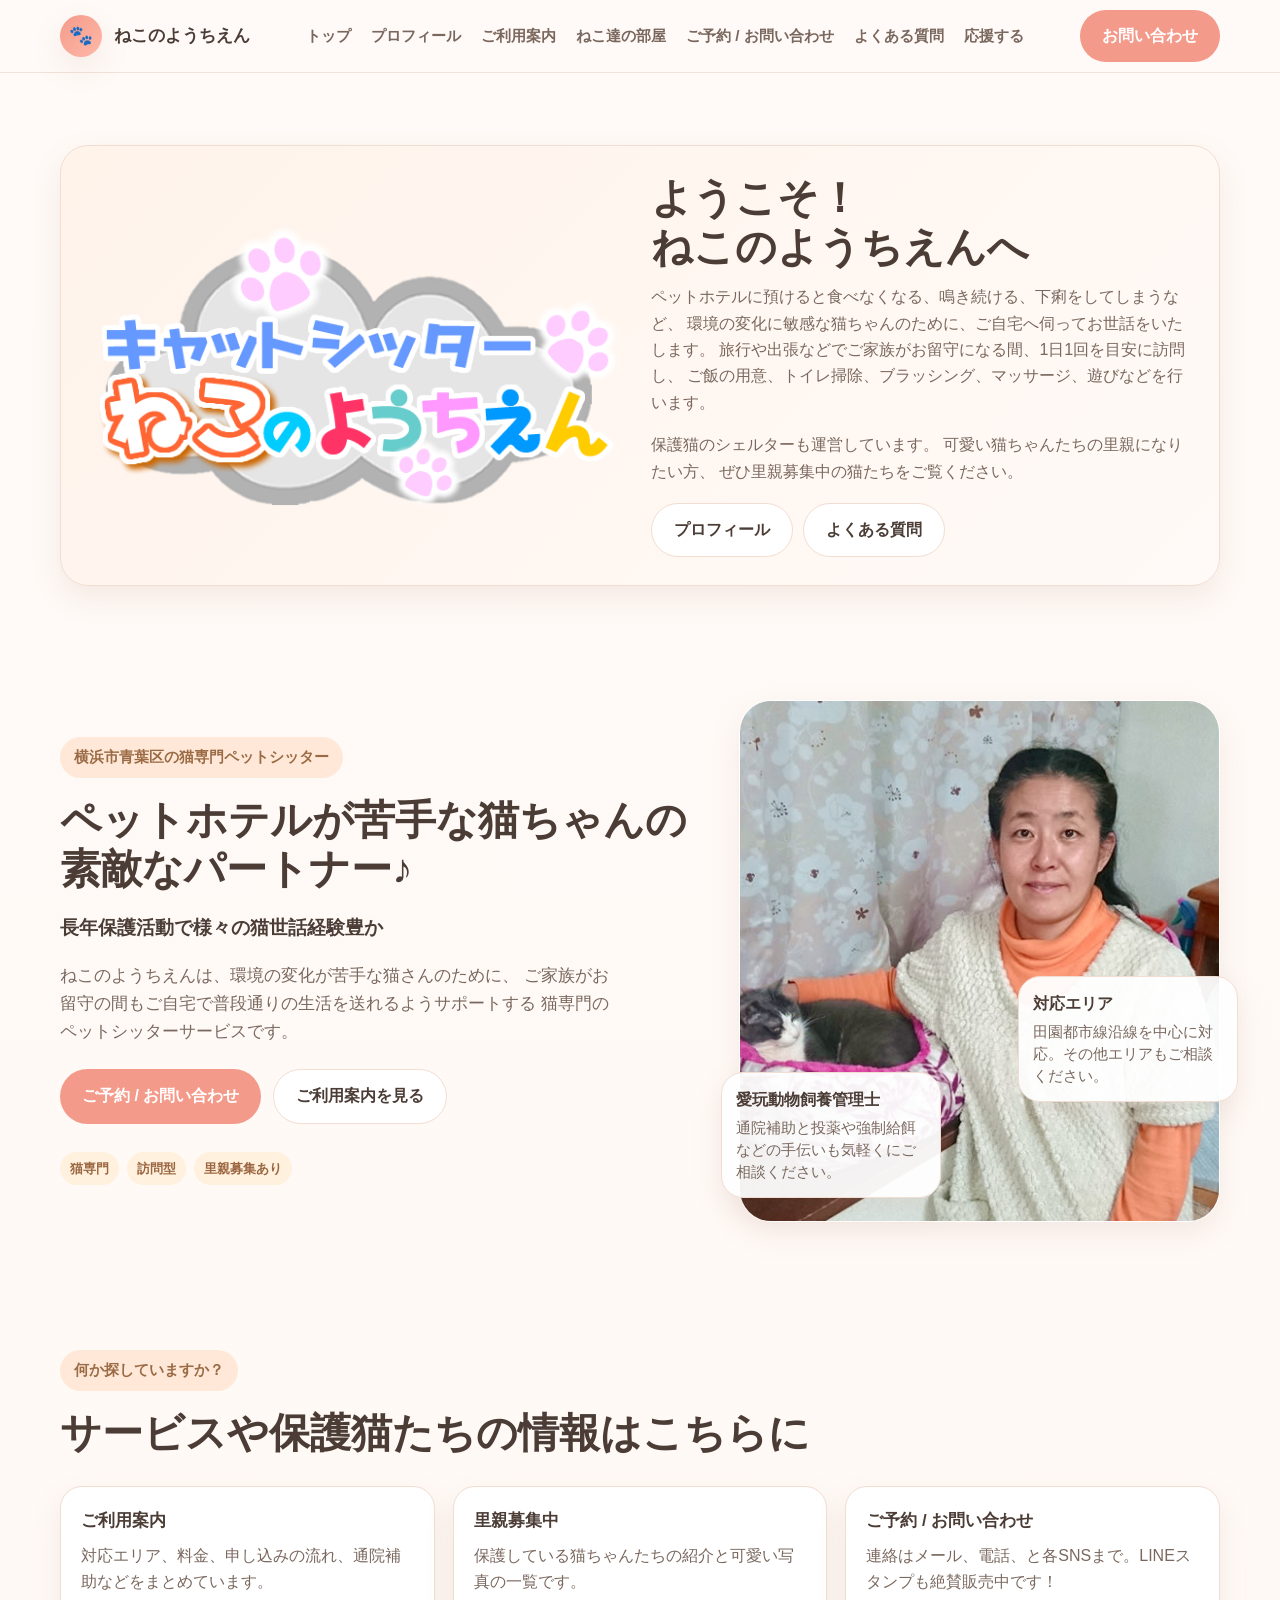
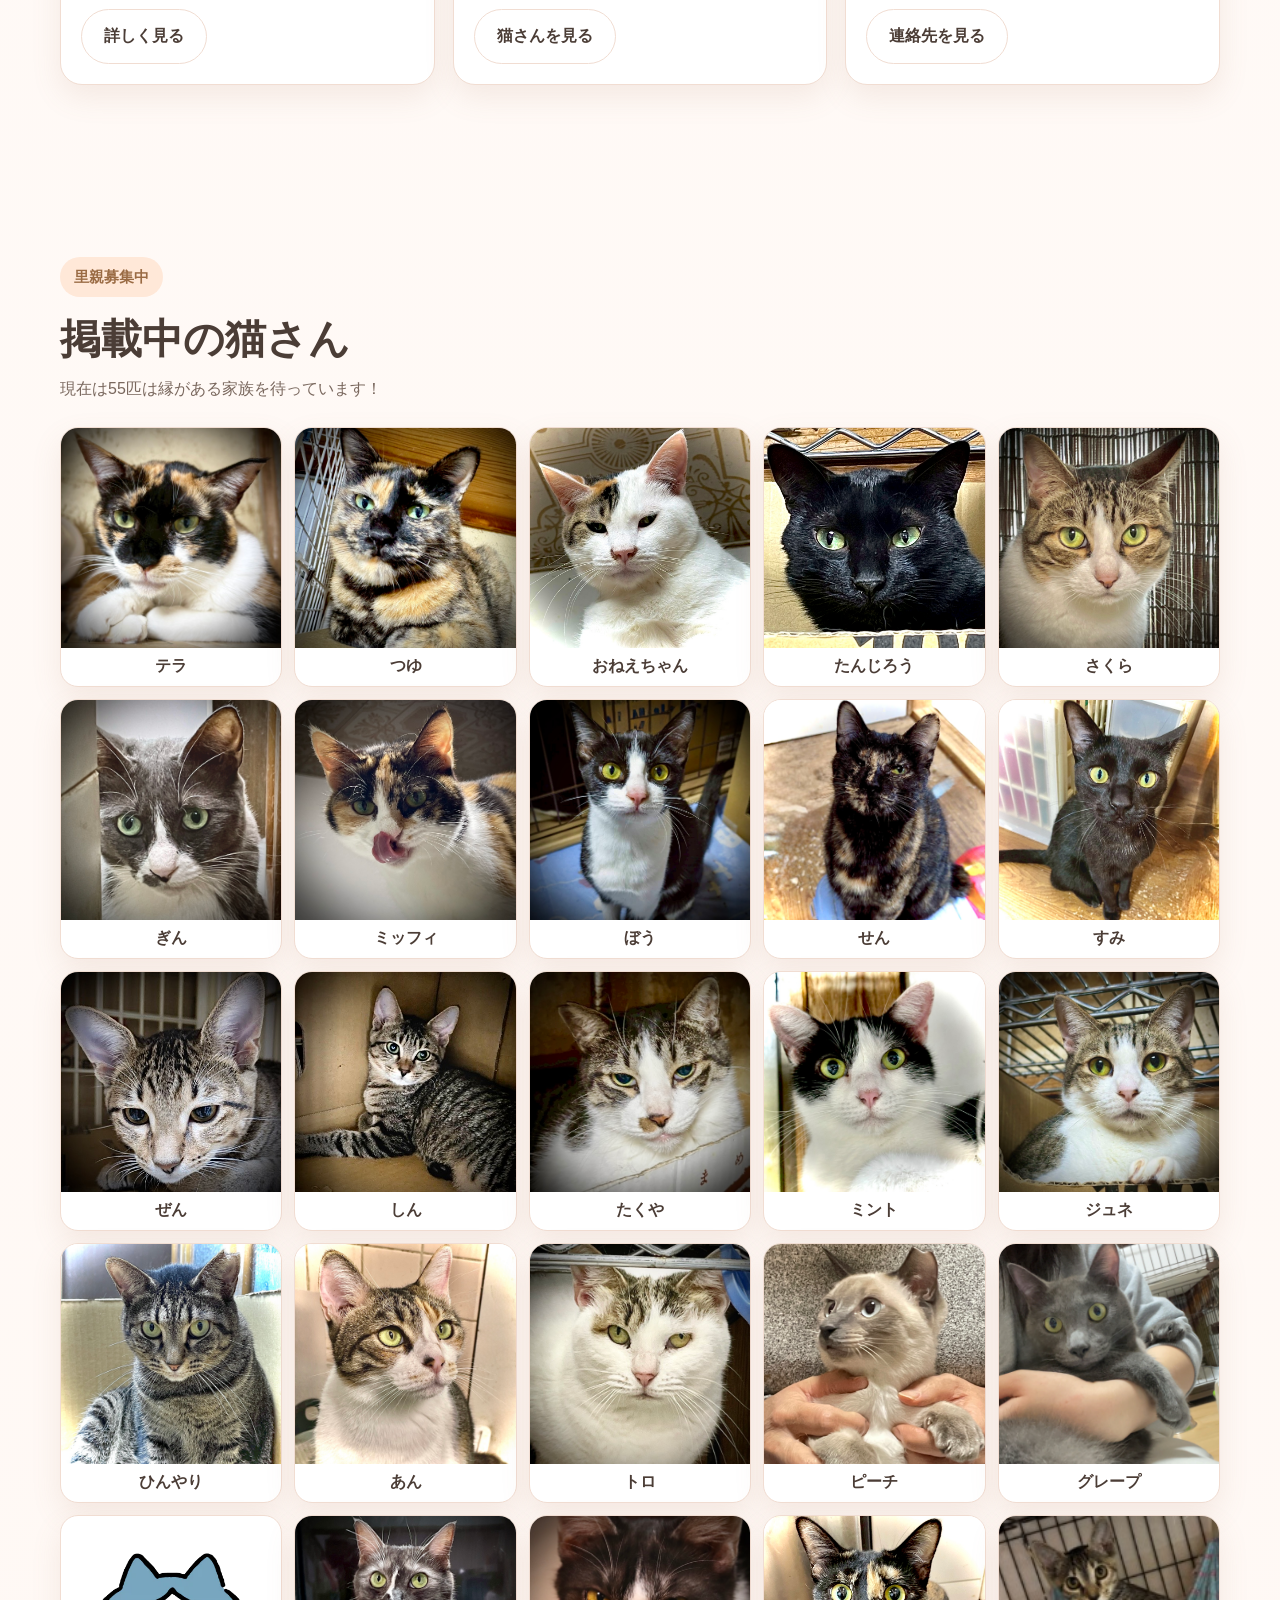
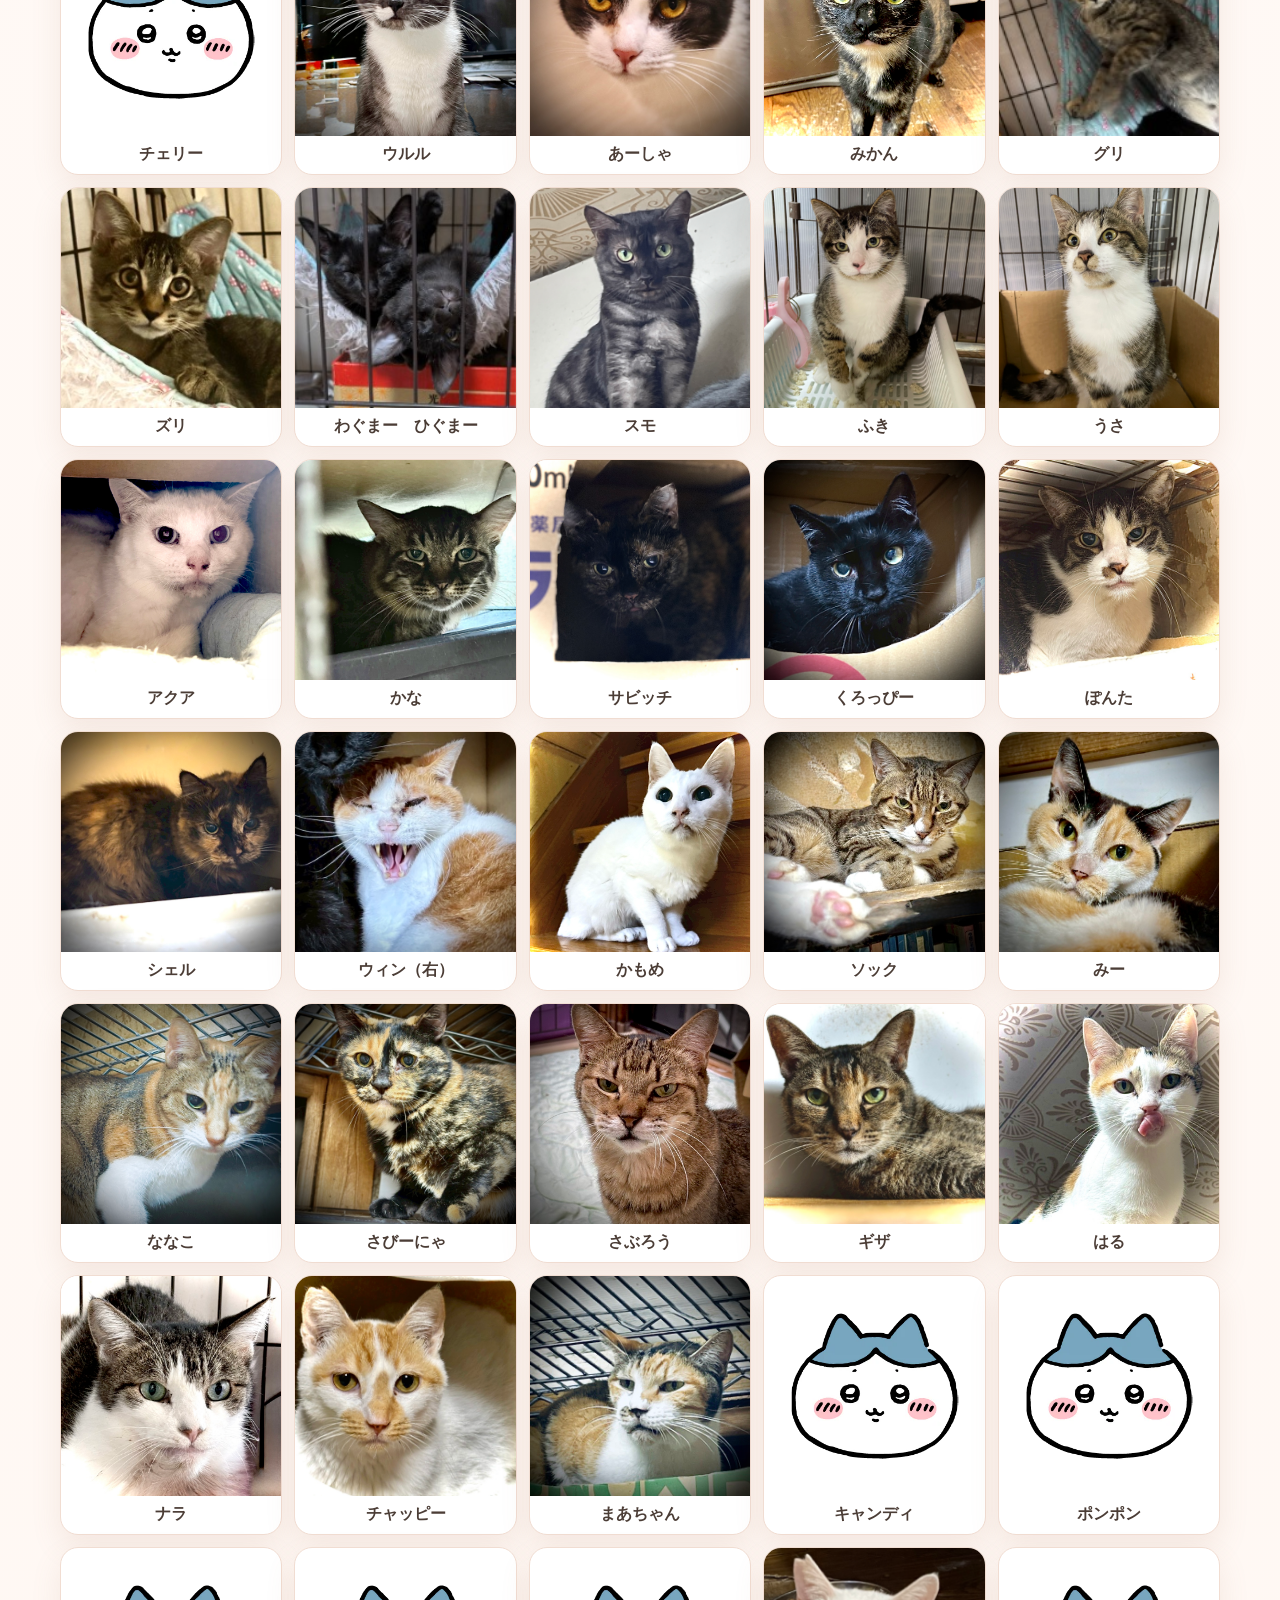
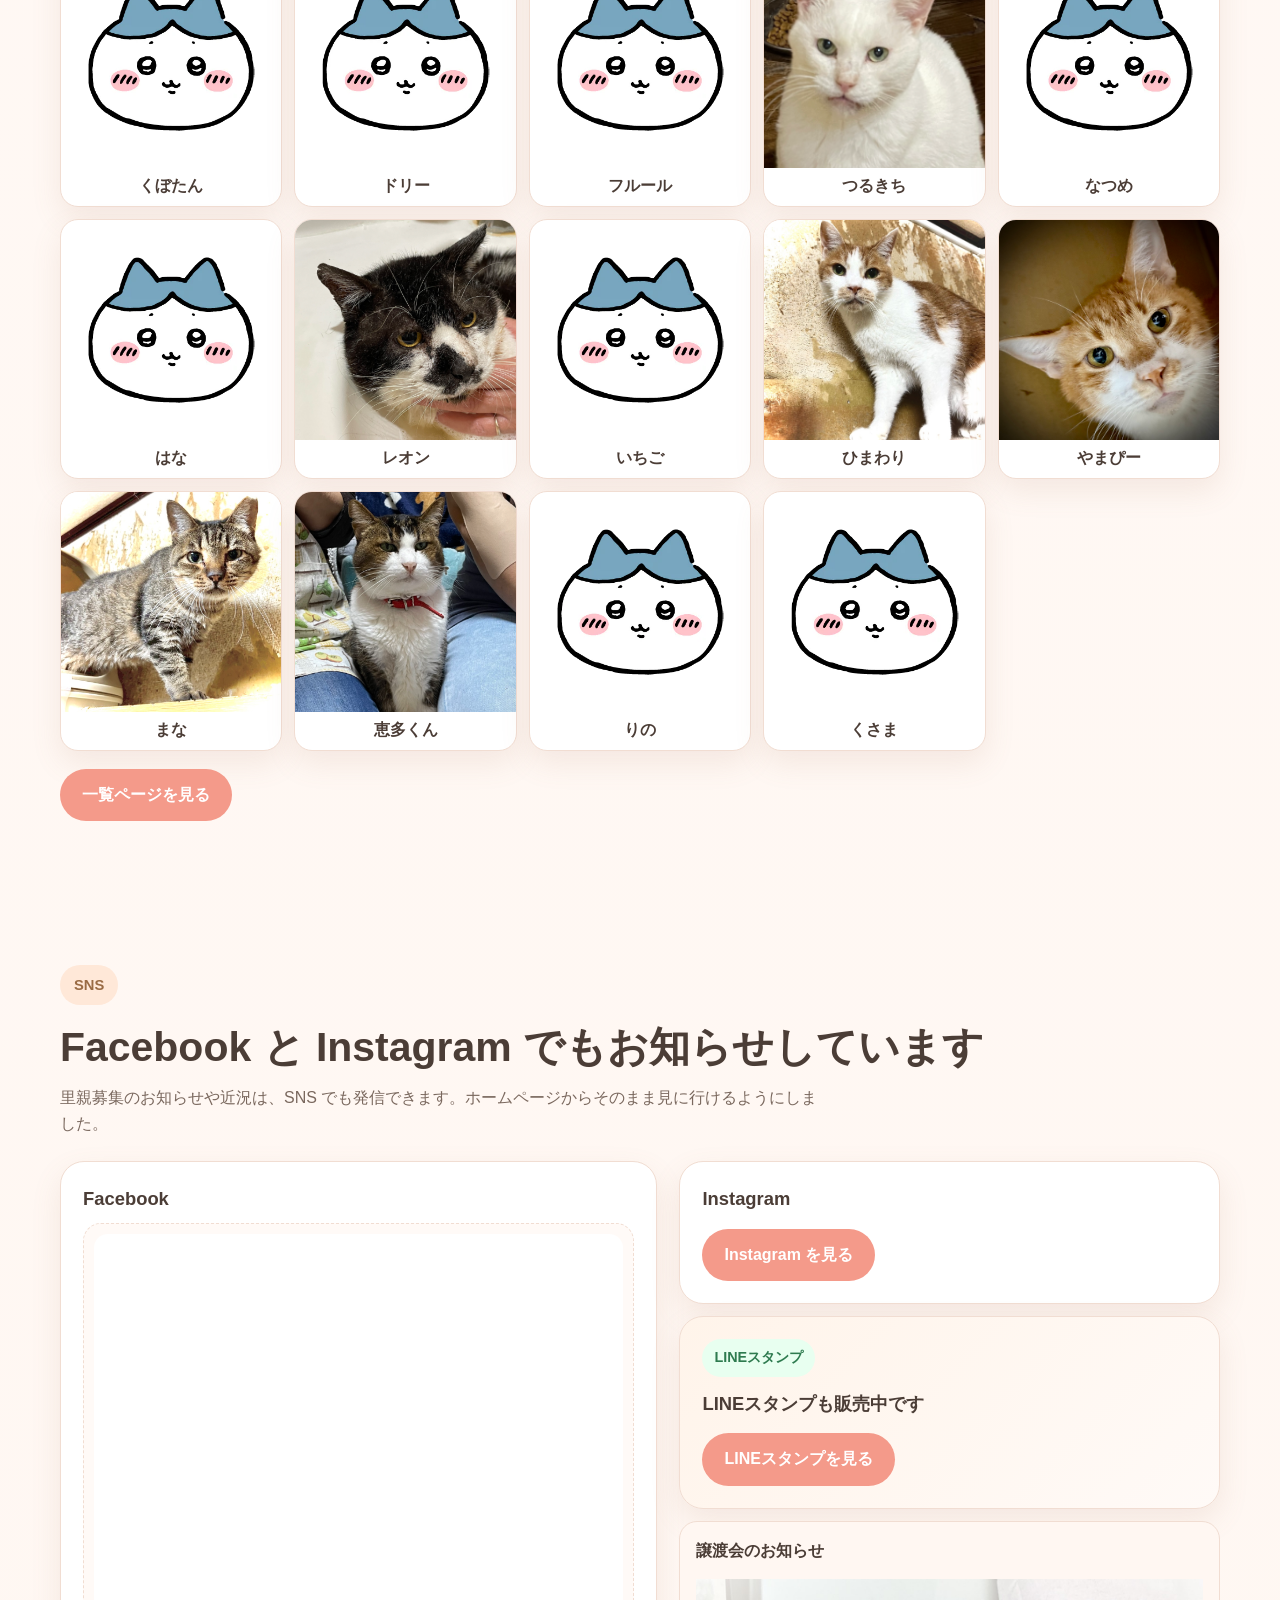
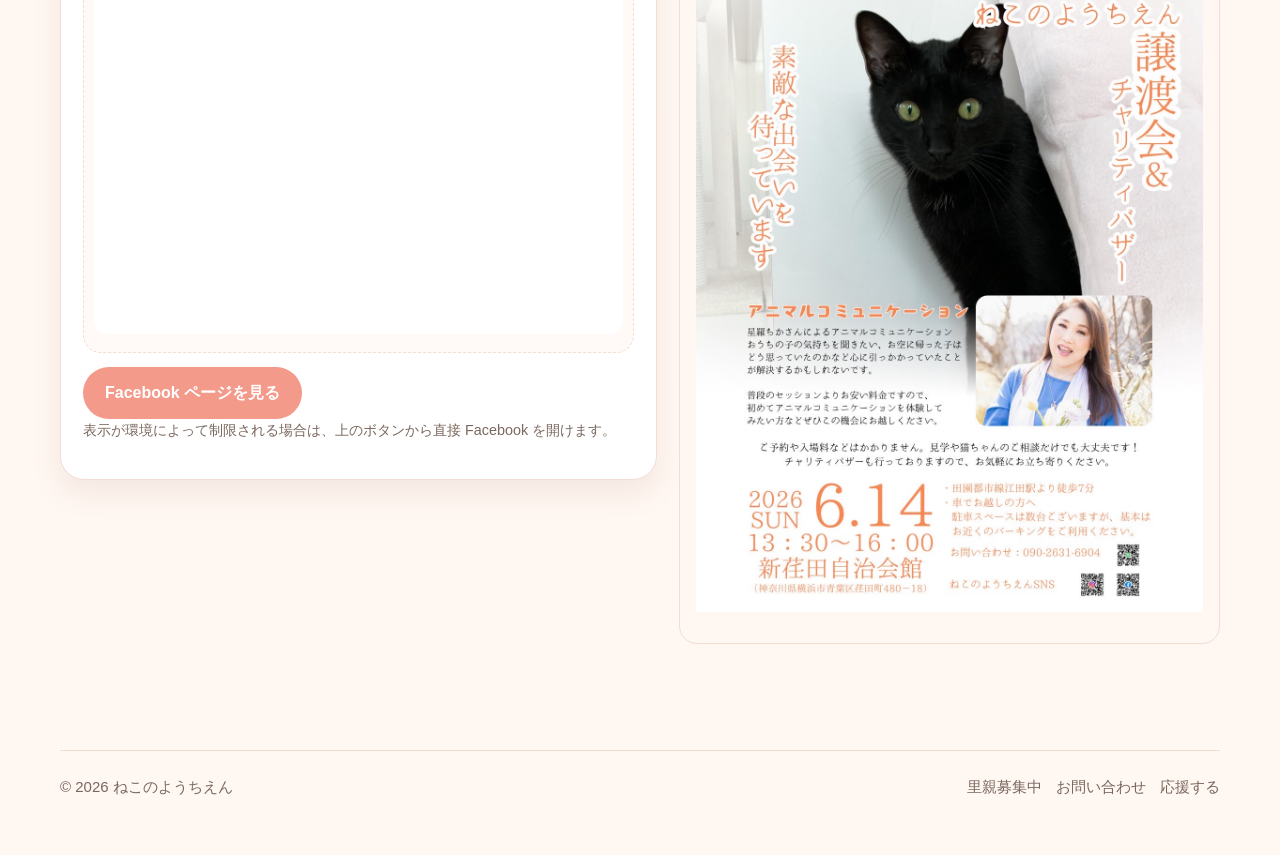
<file: index.html>
<!DOCTYPE html>
<html lang="ja">
<head>
  <meta charset="UTF-8" />
  <meta name="viewport" content="width=device-width, initial-scale=1.0" />
  <title>ねこのようちえん｜横浜市青葉区の猫専門ペットシッター</title>
  <meta name="description" content="横浜市青葉区の猫専門ペットシッター「ねこのようちえん」。ご自宅で普段通りに過ごせるよう、お留守番中の猫さんをサポートします。" />
  <link rel="stylesheet" href="styles.css" />
</head>
<body>

<header class="topbar">
  <meta property="og:title" content="ねこのようちえん｜保護猫の里親募集">
  <meta property="og:description" content="保護猫たちの新しい家族を探しています。">
  <meta property="og:image" content="https://nekohoiku.com/ogp.png">
  <meta property="og:url" content="https://nekohoiku.com/">
  <meta property="og:type" content="website">

  <meta name="twitter:card" content="summary_large_image">
  <div class="container nav">
    <a href="index.html" class="brand" aria-label="トップへ">
      <span class="brand-mark">🐾</span>
      <span>ねこのようちえん</span>
    </a>
    <nav class="nav-links" id="mobileMenu">
      <a href="index.html">トップ</a>
      <a href="profile.html">プロフィール</a>
      <a href="guide.html">ご利用案内</a>
      <a href="cats.html">ねこ達の部屋</a>
      <a href="contact.html">ご予約 / お問い合わせ</a>
      <a href="faq.html">よくある質問</a>
      <a href="support.html">応援する</a>
    </nav>
    <div class="nav-actions">
      <a class="btn btn-primary" href="contact.html">お問い合わせ</a>
    <div class="mobile-social" aria-label="SNSリンク">
      <a href="https://www.facebook.com/nekohoiku?ref=embed_page" target="_blank" rel="noopener noreferrer" aria-label="Facebook">
        <img src="images/sns-facebook.png" alt="Facebook" />
      </a>
      <a href="https://www.instagram.com/nekohoiku/" target="_blank" rel="noopener noreferrer" aria-label="Instagram">
        <img src="images/sns-instagram.png" alt="Instagram" />
      </a>
      <a href="https://store.line.me/stickershop/product/32294280/ja" target="_blank" rel="noopener noreferrer" aria-label="LINE">
        <img src="images/sns-line.png" alt="LINE" />
      </a>
    </div>
    </div>
  </div>
  <nav class="mobile-quick-nav" aria-label="主要ページ">
    <button class="menu-toggle" id="menuToggle" aria-label="開閉メニュー">☰</button>
    <a href="cats.html">里親募集中</a>
    <a href="contact.html">お問い合わせ</a>
    <a href="support.html">応援する</a>
  </nav>
</header>

<main>
  <section class="section">
    <div class="container story-wrap">
      <div class="story-photo">
        <img src="images/logo-cat.png" alt="ねこのようちえん ロゴイメージ" />
      </div>
      <div class="story-copy">
        <h3 class="section-title">ようこそ！<br>ねこのようちえんへ</h3>
        <p>
          ペットホテルに預けると食べなくなる、鳴き続ける、下痢をしてしまうなど、
          環境の変化に敏感な猫ちゃんのために、ご自宅へ伺ってお世話をいたします。
          旅行や出張などでご家族がお留守になる間、1日1回を目安に訪問し、
          ご飯の用意、トイレ掃除、ブラッシング、マッサージ、遊びなどを行います。
        </p>
        <p>
          保護猫のシェルターも運営しています。
          可愛い猫ちゃんたちの里親になりたい方、
          ぜひ<a href="cats.html">里親募集中の猫たち</a>をご覧ください。
        </p>
        <div class="page-links">
          <a class="btn btn-soft" href="profile.html">プロフィール</a>
          <a class="btn btn-soft" href="faq.html">よくある質問</a>
        </div>
      </div>
    </div>
  </section>

  <section class="hero">
    <div class="container hero-kv">
      <div class="hero-copy">
        <div class="eyebrow">横浜市青葉区の猫専門ペットシッター</div>
        <h3 class="section-title">ペットホテルが苦手な猫ちゃんの素敵なパートナー♪</h3>
        <h3>長年保護活動で様々の猫世話経験豊か</h3>
        <p>
          ねこのようちえんは、環境の変化が苦手な猫さんのために、
          ご家族がお留守の間もご自宅で普段通りの生活を送れるようサポートする
          猫専門のペットシッターサービスです。
        </p>
        <div class="hero-actions">
          <a class="btn btn-primary" href="contact.html">ご予約 / お問い合わせ</a>
          <a class="btn btn-soft" href="guide.html">ご利用案内を見る</a>
        </div>
        <div class="badge-line">
          <span class="tag">猫専門</span>
          <span class="tag">訪問型</span>
          <span class="tag">里親募集あり</span>
        </div>
      </div>
      <div class="hero-card">
        <div class="hero-main-photo">
          <img src="images/hero-home.png" alt="ねこのようちえんイメージ" />
        </div>
        <div class="floating-mini">
          <strong>対応エリア</strong>
          <p>田園都市線沿線を中心に対応。その他エリアもご相談ください。</p>
        </div>
        <div class="floating-note">
          <strong>愛玩動物飼養管理士</strong>
          <p>通院補助と投薬や強制給餌などの手伝いも気軽くにご相談ください。</p>
        </div>
      </div>
    </div>
  </section>

  <section class="section">
    <div class="container">
      <div class="page-header">
        <div class="eyebrow">何か探していますか？</div>
        <h2 class="section-title">サービスや保護猫たちの情報はこちらに</h2>
        <p class="section-desc"></p>
      </div>
      <div class="cta-grid">
        <div class="cta-card">
          <h3>ご利用案内</h3>
          <p>対応エリア、料金、申し込みの流れ、通院補助などをまとめています。</p>
          <a class="btn btn-soft" href="guide.html">詳しく見る</a>
        </div>
        <div class="cta-card">
          <h3>里親募集中</h3>
          <p>保護している猫ちゃんたちの紹介と可愛い写真の一覧です。</p>
          <a class="btn btn-soft" href="cats.html">猫さんを見る</a>
        </div>
        <div class="cta-card">
          <h3>ご予約 / お問い合わせ</h3>
          <p>連絡はメール、電話、と各SNSまで。<a href="https://store.line.me/stickershop/product/32294280/ja">LINEスタンプも絶賛販売中です！</a></p>
          <a class="btn btn-soft" href="contact.html">連絡先を見る</a>
        </div>
      </div>
    </div>
  </section>

  <section class="section home-cats-preview">
    <div class="container">
      <div class="page-header">
        <div class="eyebrow">里親募集中</div>
        <h3 class="section-title">掲載中の猫さん</h3>
        <p class="section-desc">現在は55匹は縁がある家族を待っています！</p>
      </div>
      <div id="catsGrid" class="cat-grid"></div>
      <div class="page-links">
        <a class="btn btn-primary" href="cats.html">一覧ページを見る</a>
      </div>
    </div>
  </section>

  <section class="section">
    <div class="container">
      <div class="page-header">
        <div class="eyebrow">SNS</div>
        <h3 class="section-title">Facebook と Instagram でもお知らせしています</h3>
        <p class="section-desc">
          里親募集のお知らせや近況は、SNS でも発信できます。ホームページからそのまま見に行けるようにしました。
        </p>
      </div>

      <div class="social-grid">
        <div class="social-card">
          <h3>Facebook</h3>
          <div class="social-embed">
            <iframe
              src="https://www.facebook.com/plugins/page.php?href=https%3A%2F%2Fwww.facebook.com%2Fnekohoiku&tabs=timeline&width=500&height=700&small_header=false&adapt_container_width=true&hide_cover=false&show_facepile=true"
              width="500"
              height="700"
              scrolling="no"
              allow="autoplay; clipboard-write; encrypted-media; picture-in-picture; web-share">
            </iframe>
          </div>
          <div class="social-actions">
            <a class="btn btn-primary" href="https://www.facebook.com/nekohoiku?ref=embed_page" target="_blank" rel="noopener noreferrer">Facebook ページを見る</a>
          </div>
          <p class="social-note">表示が環境によって制限される場合は、上のボタンから直接 Facebook を開けます。</p>
        </div>

        <div class="social-mini-list">
          <div class="social-card">
            <h3>Instagram</h3>
            <div class="social-actions">
              <a class="btn btn-primary" href="https://www.instagram.com/nekohoiku/" target="_blank" rel="noopener noreferrer">Instagram を見る</a>
            </div>
          </div>

          <div class="stamp-card">
            <div class="stamp-badge">LINEスタンプ</div>
            <h3>LINEスタンプも販売中です</h3>
            <div class="social-actions">
              <a class="btn btn-primary" href="https://store.line.me/stickershop/product/32294280/ja" target="_blank" rel="noopener noreferrer">LINEスタンプを見る</a>
            </div>
          </div>

          <div class="social-mini">
            <strong>譲渡会のお知らせ</strong>
            <p class="small-note"><img src="images/monthly.jpg" alt="譲渡会のお知らせ" /></p>
          </div>
        </div>
      </div>
    </div>
  </section>

</main>

<footer>
  <div class="container footer-wrap">
    <div>© 2026 ねこのようちえん</div>
    <div class="footer-links">
      <a href="cats.html">里親募集中</a>
      <a href="contact.html">お問い合わせ</a>
      <a href="support.html">応援する</a>
    </div>
  </div>
</footer>

<script src="data/cats.js"></script>
<script src="script.js"></script>
</body>
</html>
</file>
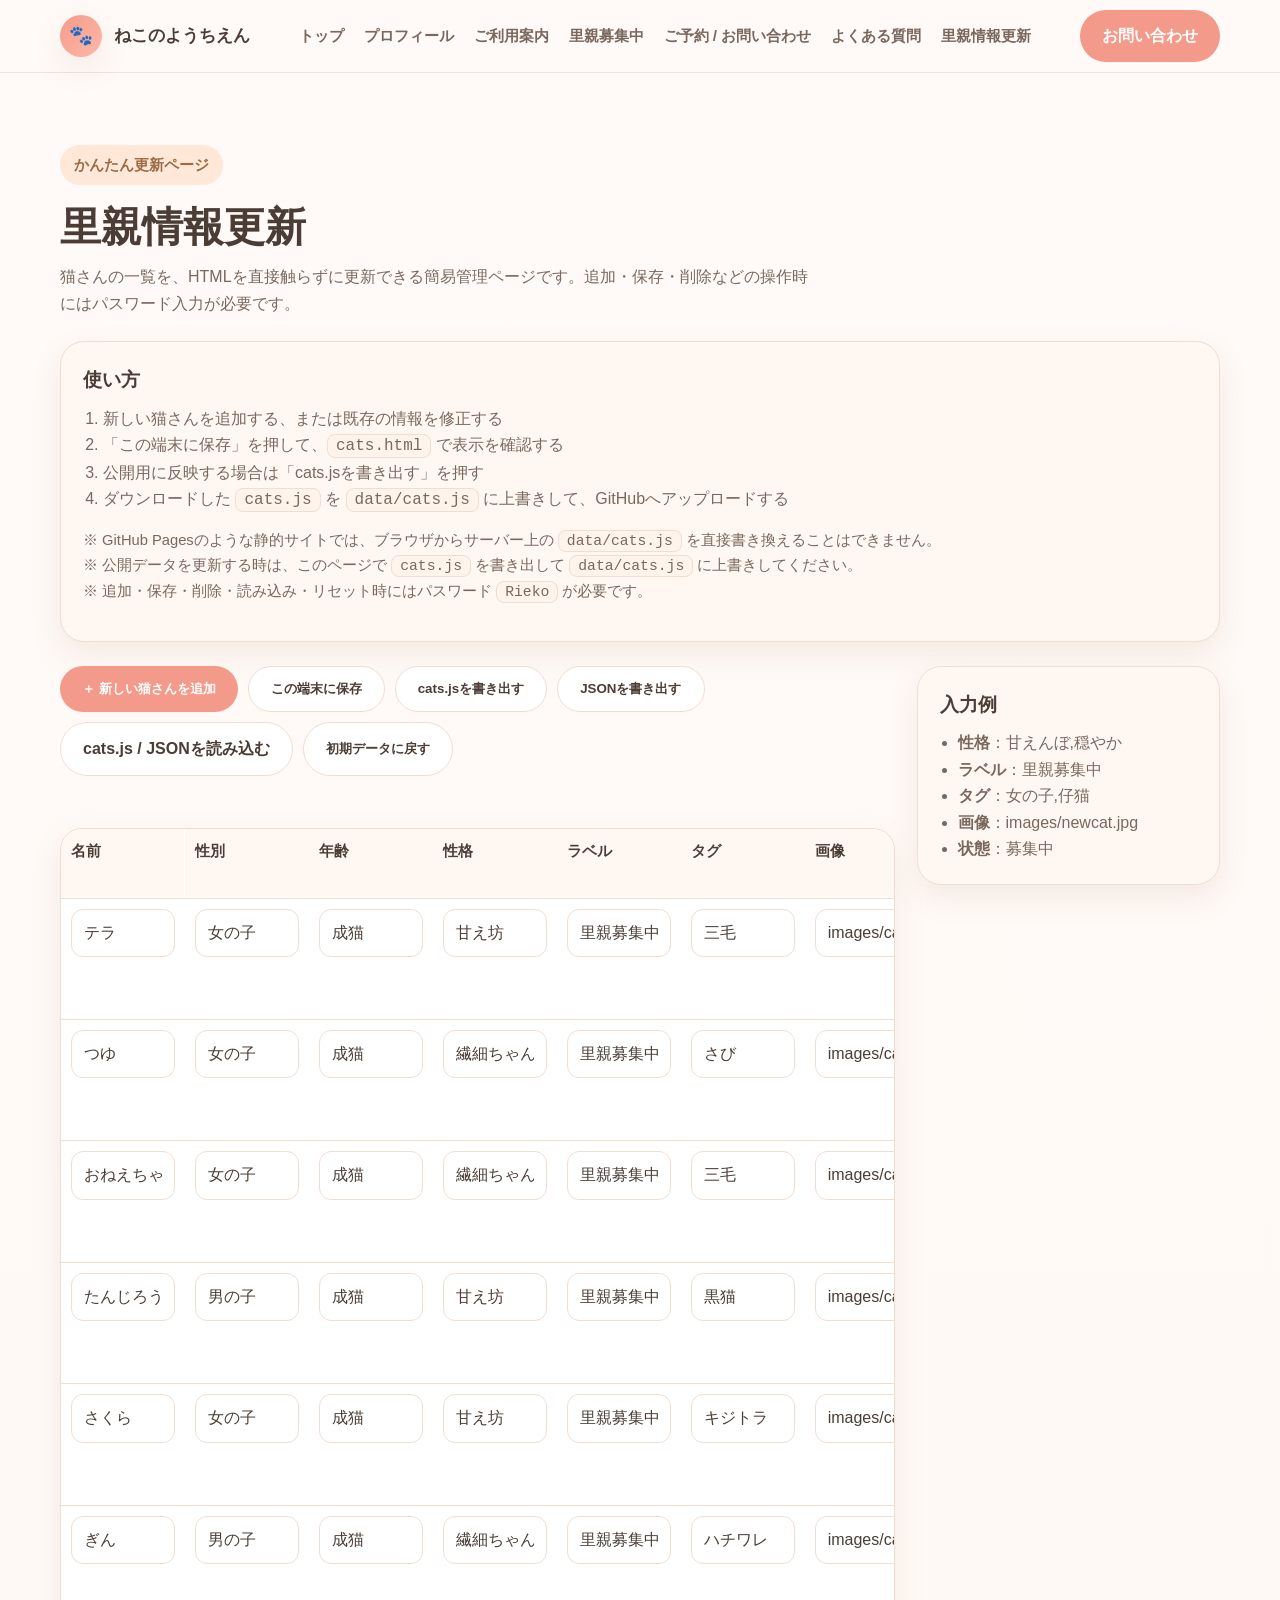
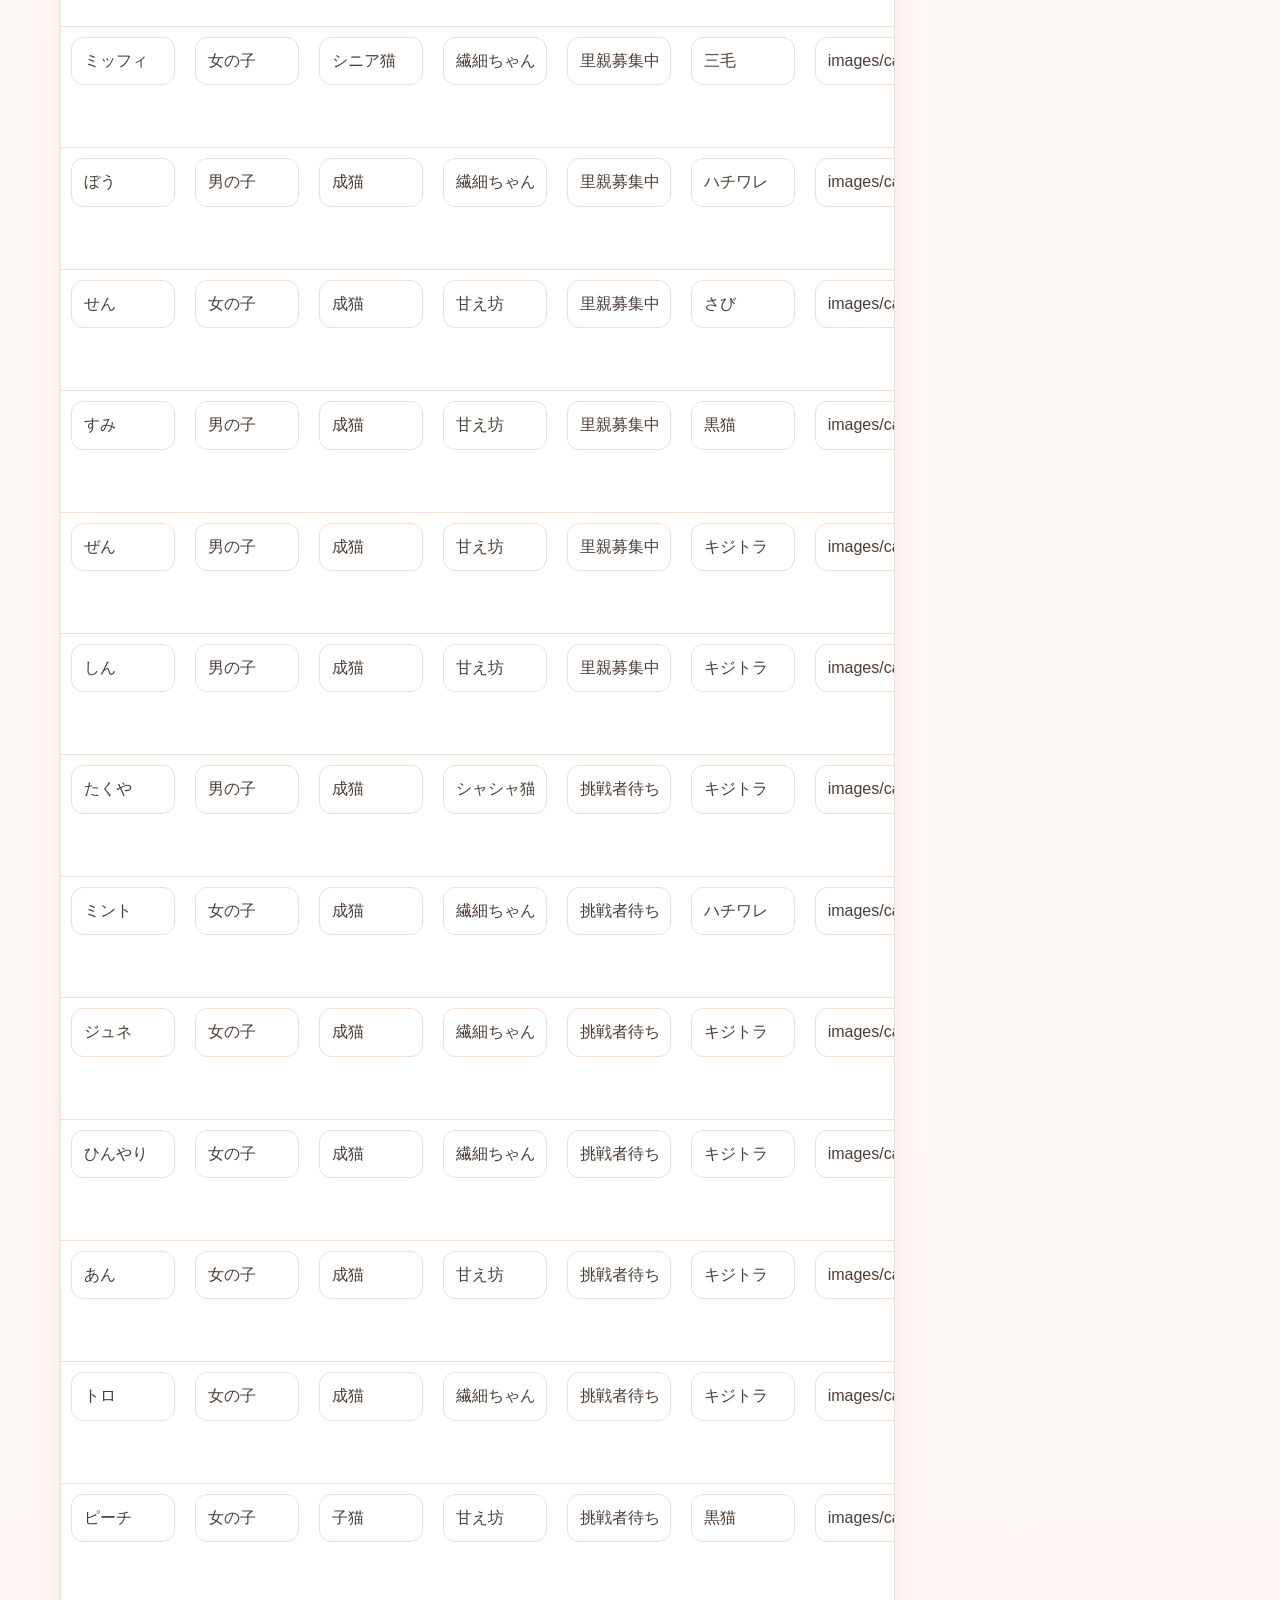
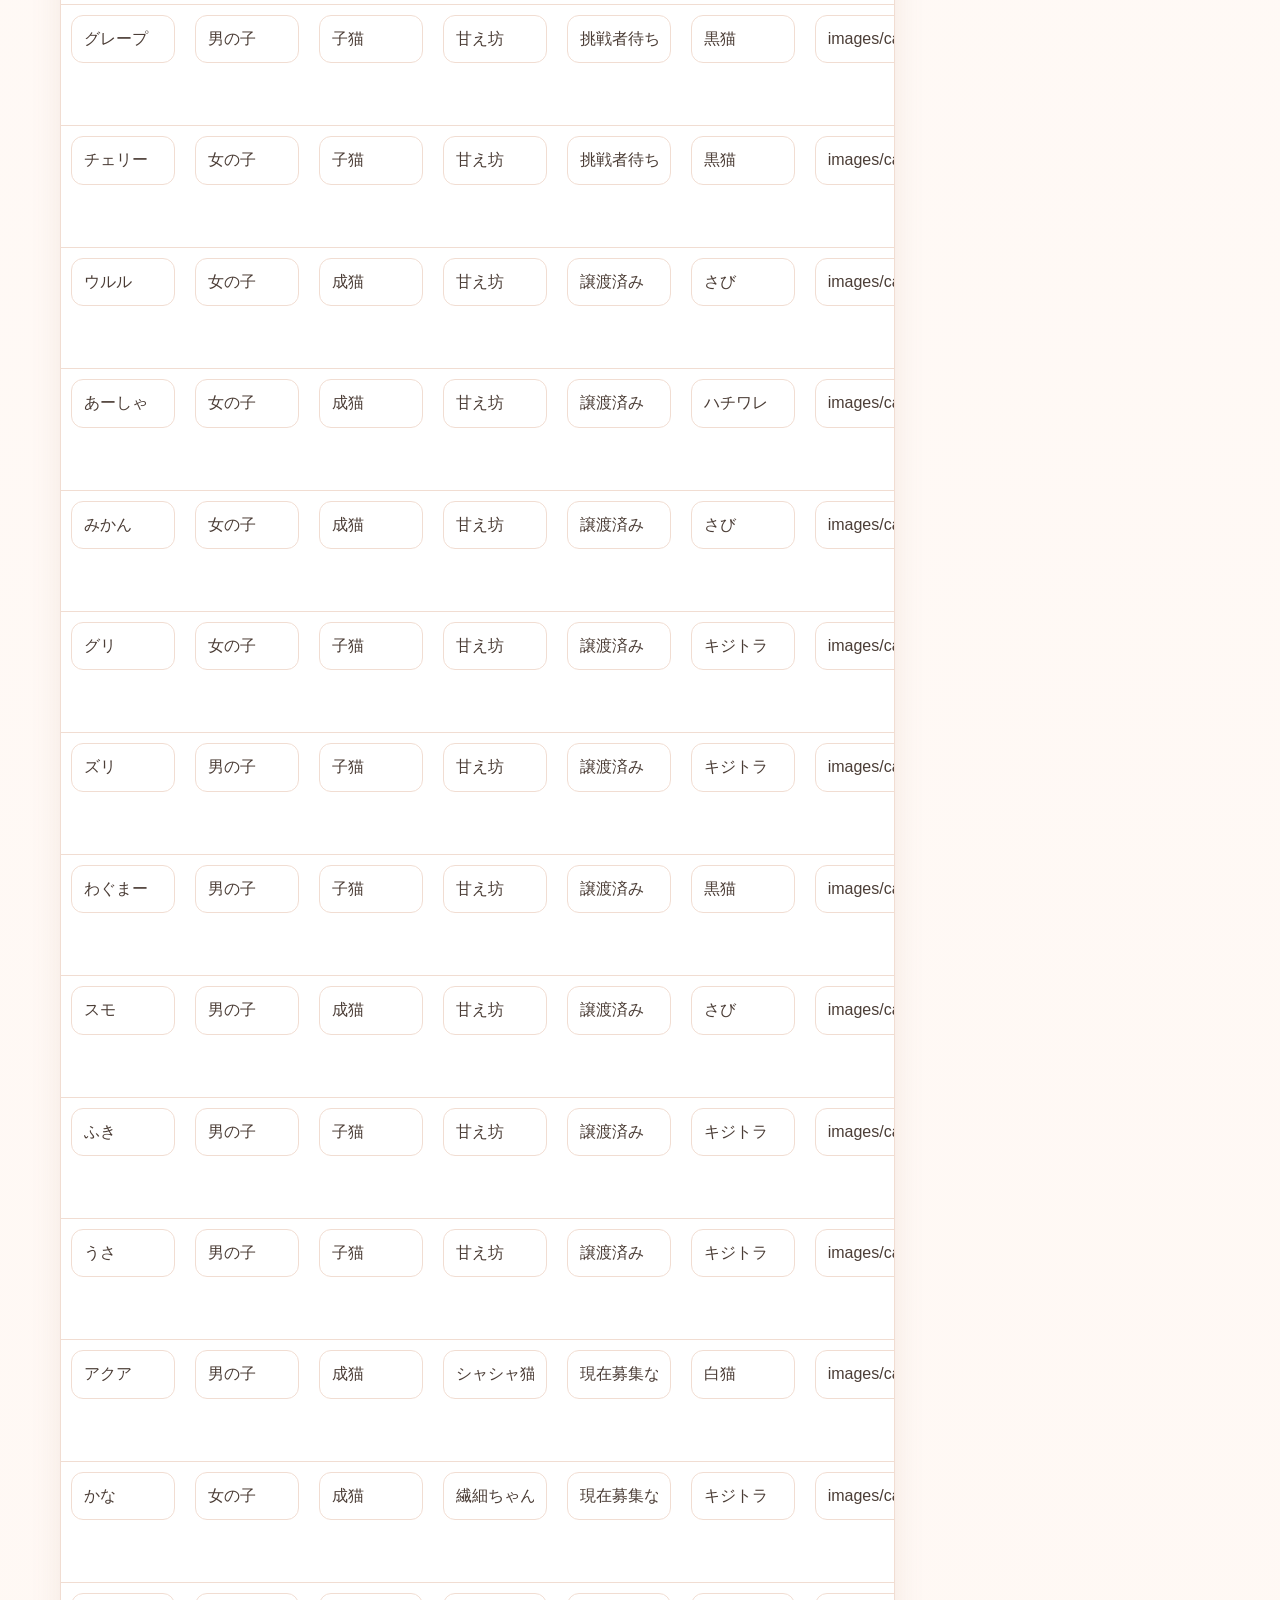
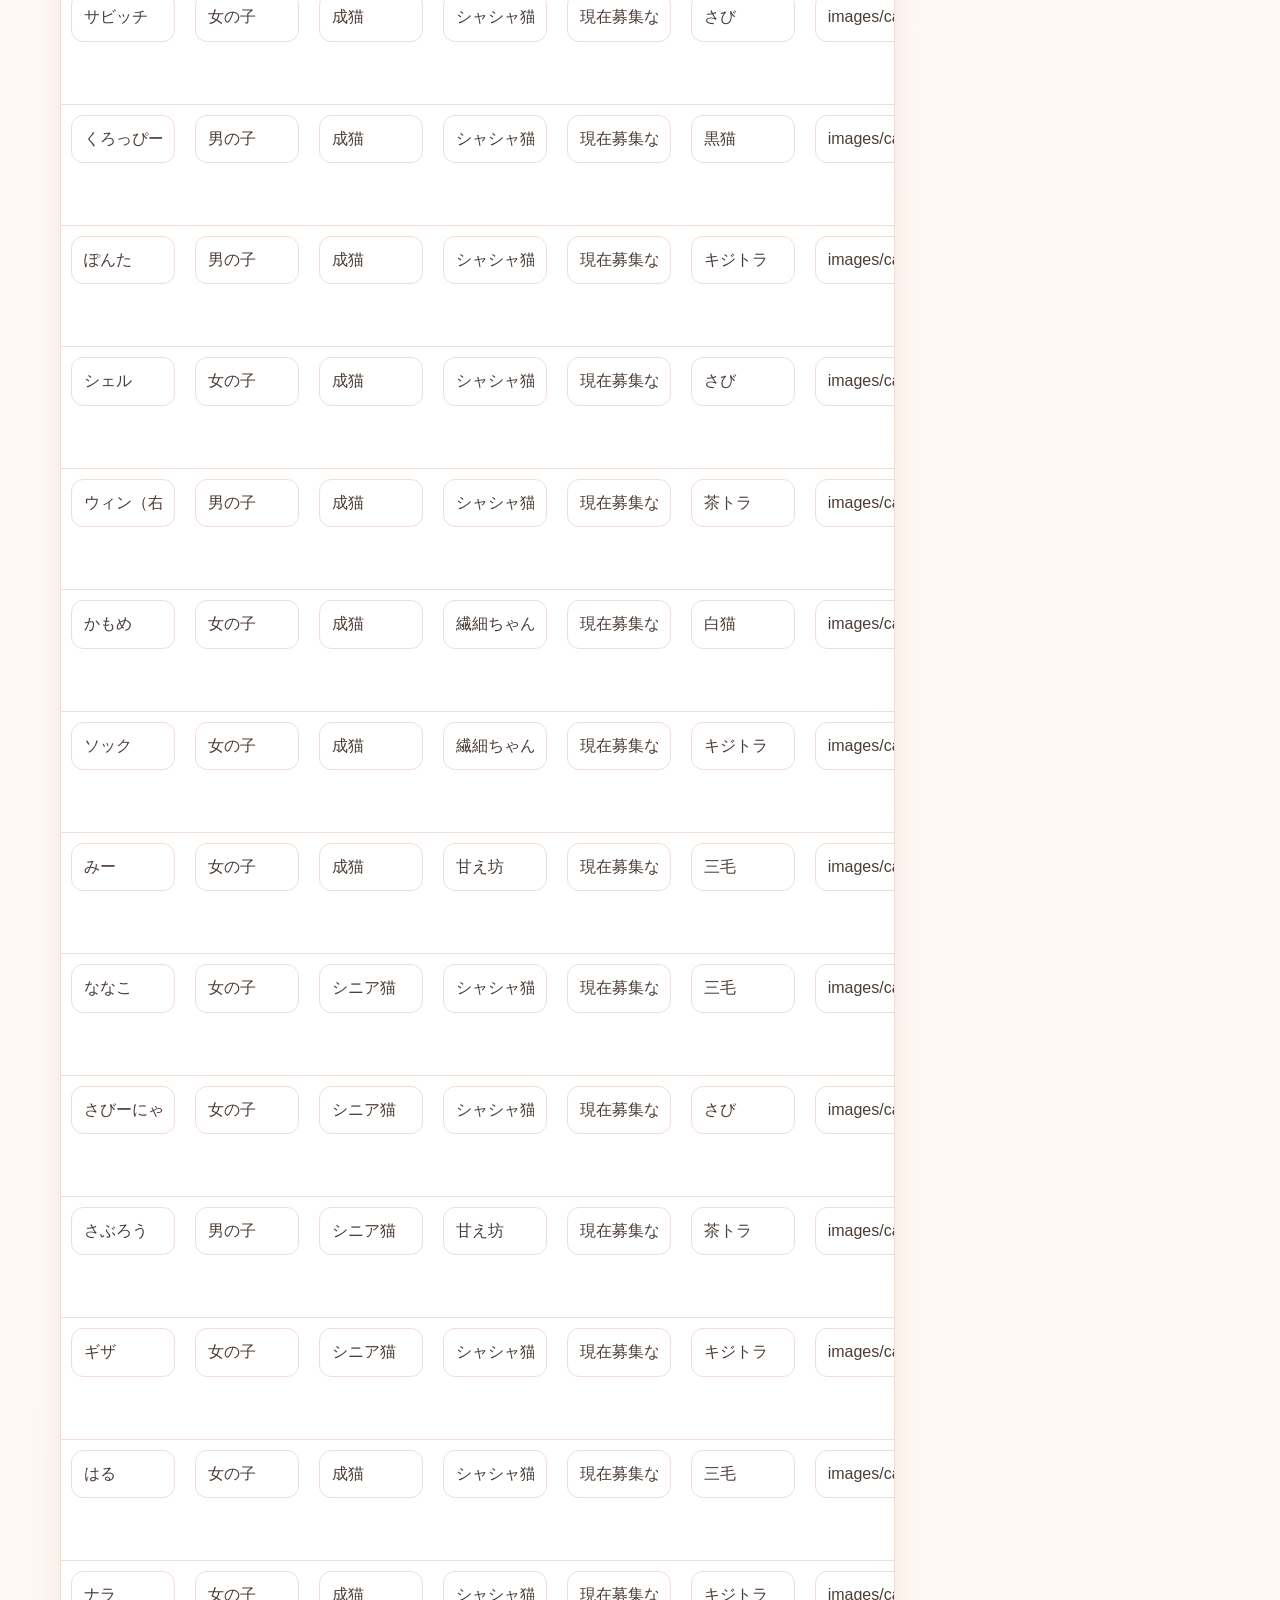
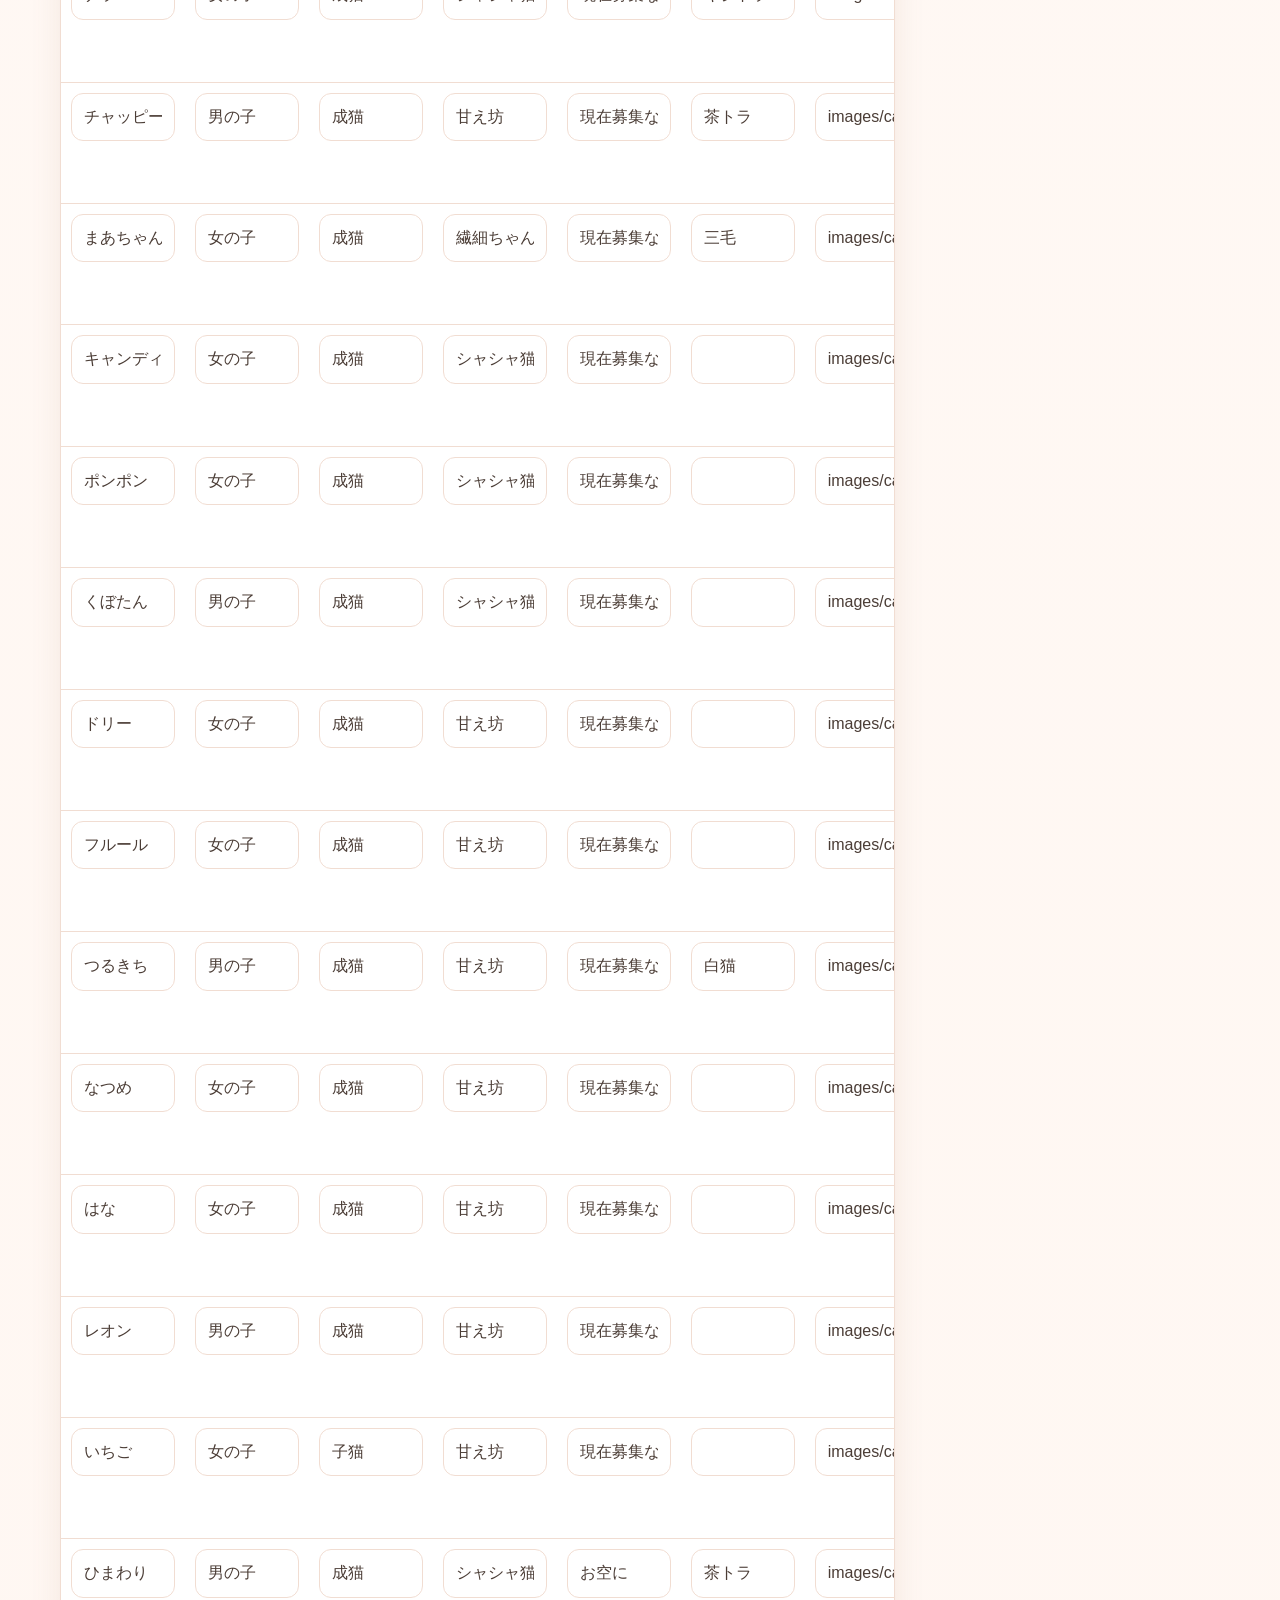
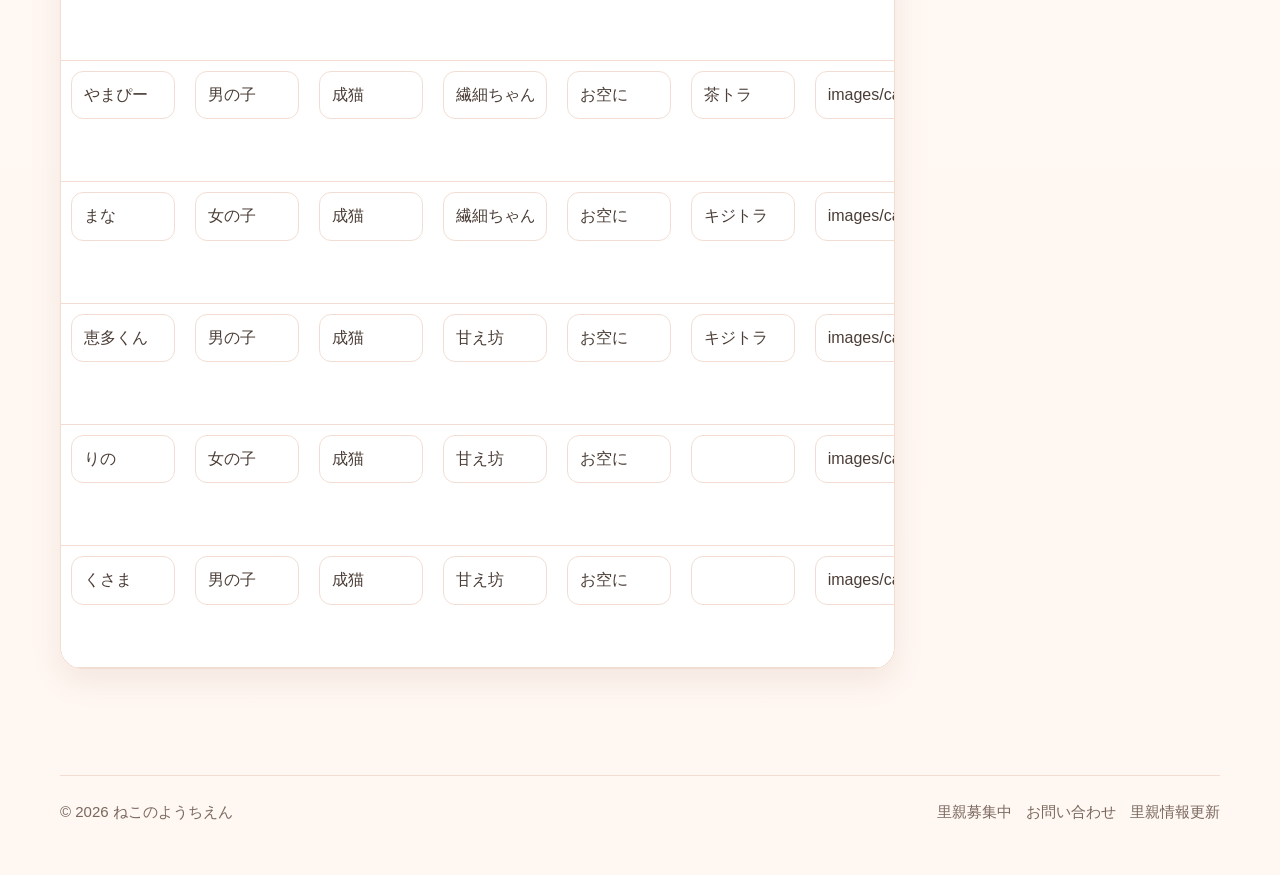
<file: admin.html>
<!DOCTYPE html>
<html lang="ja"><head>
<meta charset="UTF-8" /><meta name="viewport" content="width=device-width, initial-scale=1.0" />
<title>里親情報更新｜ねこのようちえん</title>
<link rel="stylesheet" href="styles.css" /></head><body>

<header class="topbar">
  <div class="container nav">
    <a href="index.html" class="brand" aria-label="トップへ">
      <span class="brand-mark">🐾</span>
      <span>ねこのようちえん</span>
    </a>
    <nav class="nav-links" id="mobileMenu">
      <a href="index.html">トップ</a>
      <a href="profile.html">プロフィール</a>
      <a href="guide.html">ご利用案内</a>
      <a href="cats.html">里親募集中</a>
      <a href="contact.html">ご予約 / お問い合わせ</a>
      <a href="faq.html">よくある質問</a>
      <a href="admin.html">里親情報更新</a>
    </nav>
    <div class="nav-actions">
      <a class="btn btn-primary" href="contact.html">お問い合わせ</a>
    <div class="mobile-social" aria-label="SNSリンク">
      <a href="https://www.facebook.com/nekohoiku?ref=embed_page" target="_blank" rel="noopener noreferrer" aria-label="Facebook">
        <img src="images/sns-facebook.png" alt="Facebook" />
      </a>
      <a href="https://www.instagram.com/nekohoiku/" target="_blank" rel="noopener noreferrer" aria-label="Instagram">
        <img src="images/sns-instagram.png" alt="Instagram" />
      </a>
      <a href="https://store.line.me/stickershop/product/32294280/ja" target="_blank" rel="noopener noreferrer" aria-label="LINE">
        <img src="images/sns-line.png" alt="LINE" />
      </a>
    </div>
    </div>
  </div>
  <nav class="mobile-quick-nav" aria-label="主要ページ">
    <button class="menu-toggle" id="menuToggle" aria-label="開閉メニュー">☰</button>
    <a href="cats.html">里親募集中</a>
    <a href="contact.html">お問い合わせ</a>
    <a href="support.html">応援する</a>
  </nav>
</header>

<main class="section">
  <div class="container">
    <div class="page-header">
      <div class="eyebrow">かんたん更新ページ</div>
      <h1 class="section-title">里親情報更新</h1>
      <p class="section-desc">猫さんの一覧を、HTMLを直接触らずに更新できる簡易管理ページです。追加・保存・削除などの操作時にはパスワード入力が必要です。</p>
    </div>
    <section class="guide-box">
      <h2>使い方</h2>
      <ol>
        <li>新しい猫さんを追加する、または既存の情報を修正する</li>
        <li>「この端末に保存」を押して、<code>cats.html</code> で表示を確認する</li>
        <li>公開用に反映する場合は「cats.jsを書き出す」を押す</li>
        <li>ダウンロードした <code>cats.js</code> を <code>data/cats.js</code> に上書きして、GitHubへアップロードする</li>
      </ol>
      <p class="small-note">※ GitHub Pagesのような静的サイトでは、ブラウザからサーバー上の <code>data/cats.js</code> を直接書き換えることはできません。<br>※ 公開データを更新する時は、このページで <code>cats.js</code> を書き出して <code>data/cats.js</code> に上書きしてください。<br>※ 追加・保存・削除・読み込み・リセット時にはパスワード <code>Rieko</code> が必要です。</p>
    </section>

    <div class="admin-layout">
      <section class="admin-panel">
        <div class="admin-toolbar">
          <button class="btn btn-primary" id="newCatBtn" type="button">＋ 新しい猫さんを追加</button>
          <button class="btn btn-soft" id="saveLocalBtn" type="button">この端末に保存</button>
          <button class="btn btn-soft" id="exportBtn" type="button">cats.jsを書き出す</button>
          <button class="btn btn-soft" id="exportJsonBtn" type="button">JSONを書き出す</button>
          <label class="btn btn-soft upload-btn">cats.js / JSONを読み込む<input type="file" id="importFile" accept=".js,.json" hidden /></label>
          <button class="btn btn-soft" id="resetBtn" type="button">初期データに戻す</button>
        </div>
        <div id="adminMessage" class="admin-message" aria-live="polite"></div>
        <div class="table-wrap">
          <table class="admin-table">
            <thead>
              <tr>
                <th>名前</th><th>性別</th><th>年齢</th><th>性格</th><th>ラベル</th><th>タグ</th><th>画像</th><th>状態</th><th>紹介文</th><th>操作</th>
              </tr>
            </thead>
            <tbody id="adminTableBody"></tbody>
          </table>
        </div>
      </section>
      <aside class="admin-side">
        <div class="guide-box">
          <h2>入力例</h2>
          <ul class="admin-list">
            <li><strong>性格</strong>：甘えんぼ,穏やか</li>
            <li><strong>ラベル</strong>：里親募集中</li>
            <li><strong>タグ</strong>：女の子,仔猫</li>
            <li><strong>画像</strong>：images/newcat.jpg</li>
            <li><strong>状態</strong>：募集中</li>
          </ul>
        </div>
      </aside>
    </div>
  </div>
</main>

<footer>
  <div class="container footer-wrap">
    <div>© 2026 ねこのようちえん</div>
    <div class="footer-links">
      <a href="cats.html">里親募集中</a>
      <a href="contact.html">お問い合わせ</a>
      <a href="admin.html">里親情報更新</a>
    </div>
  </div>
</footer>

<script src="data/cats.js"></script>
<script src="script.js"></script>
</body></html>
</file>
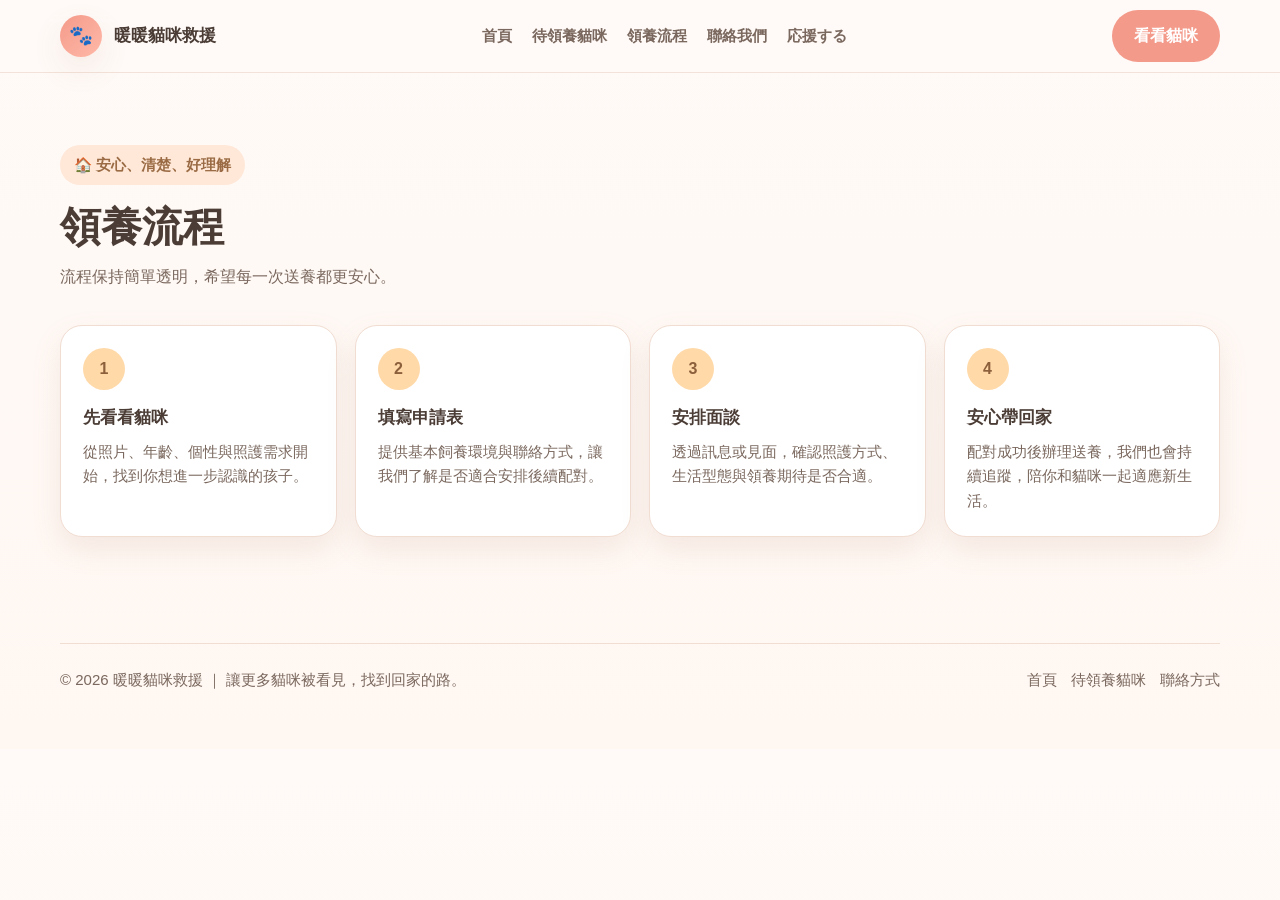
<file: adoption.html>
<!DOCTYPE html>
<html lang="zh-Hant">
<head>
  <meta charset="UTF-8" />
  <meta name="viewport" content="width=device-width, initial-scale=1.0" />
  <title>暖暖貓咪救援｜領養流程</title>
  <link rel="stylesheet" href="styles.css" />
</head>
<body>
  <header class="topbar">
    <div class="container nav">
      <a href="index.html" class="brand" aria-label="回到首頁">
        <span class="brand-mark">🐾</span>
        <span>暖暖貓咪救援</span>
      </a>

      <nav class="nav-links" id="mobileMenu">
        <a href="index.html">首頁</a>
        <a href="cats.html">待領養貓咪</a>
        <a href="adoption.html">領養流程</a>
        <a href="contact.html">聯絡我們</a>
        <a href="support.html">応援する</a>
      </nav>

      <div class="nav-actions">
        <a class="btn btn-primary" href="cats.html">看看貓咪</a>
        <button class="menu-toggle" id="menuToggle" aria-label="開啟選單">☰</button>
      </div>
    </div>
  </header>

  <main class="section">
    <div class="container">
      <div class="page-header">
        <div class="eyebrow">🏠 安心、清楚、好理解</div>
        <h1 class="section-title">領養流程</h1>
        <p class="section-desc">流程保持簡單透明，希望每一次送養都更安心。</p>
      </div>

      <div class="steps">
        <div class="step">
          <div class="step-num">1</div>
          <h3>先看看貓咪</h3>
          <p>從照片、年齡、個性與照護需求開始，找到你想進一步認識的孩子。</p>
        </div>
        <div class="step">
          <div class="step-num">2</div>
          <h3>填寫申請表</h3>
          <p>提供基本飼養環境與聯絡方式，讓我們了解是否適合安排後續配對。</p>
        </div>
        <div class="step">
          <div class="step-num">3</div>
          <h3>安排面談</h3>
          <p>透過訊息或見面，確認照護方式、生活型態與領養期待是否合適。</p>
        </div>
        <div class="step">
          <div class="step-num">4</div>
          <h3>安心帶回家</h3>
          <p>配對成功後辦理送養，我們也會持續追蹤，陪你和貓咪一起適應新生活。</p>
        </div>
      </div>
    </div>
  </main>

  <footer>
    <div class="container footer-wrap">
      <div>© 2026 暖暖貓咪救援 ｜ 讓更多貓咪被看見，找到回家的路。</div>
      <div class="footer-links">
        <a href="index.html">首頁</a>
        <a href="cats.html">待領養貓咪</a>
        <a href="contact.html">聯絡方式</a>
      </div>
    </div>
  </footer>

  <script src="script.js"></script>
</body>
</html>
</file>
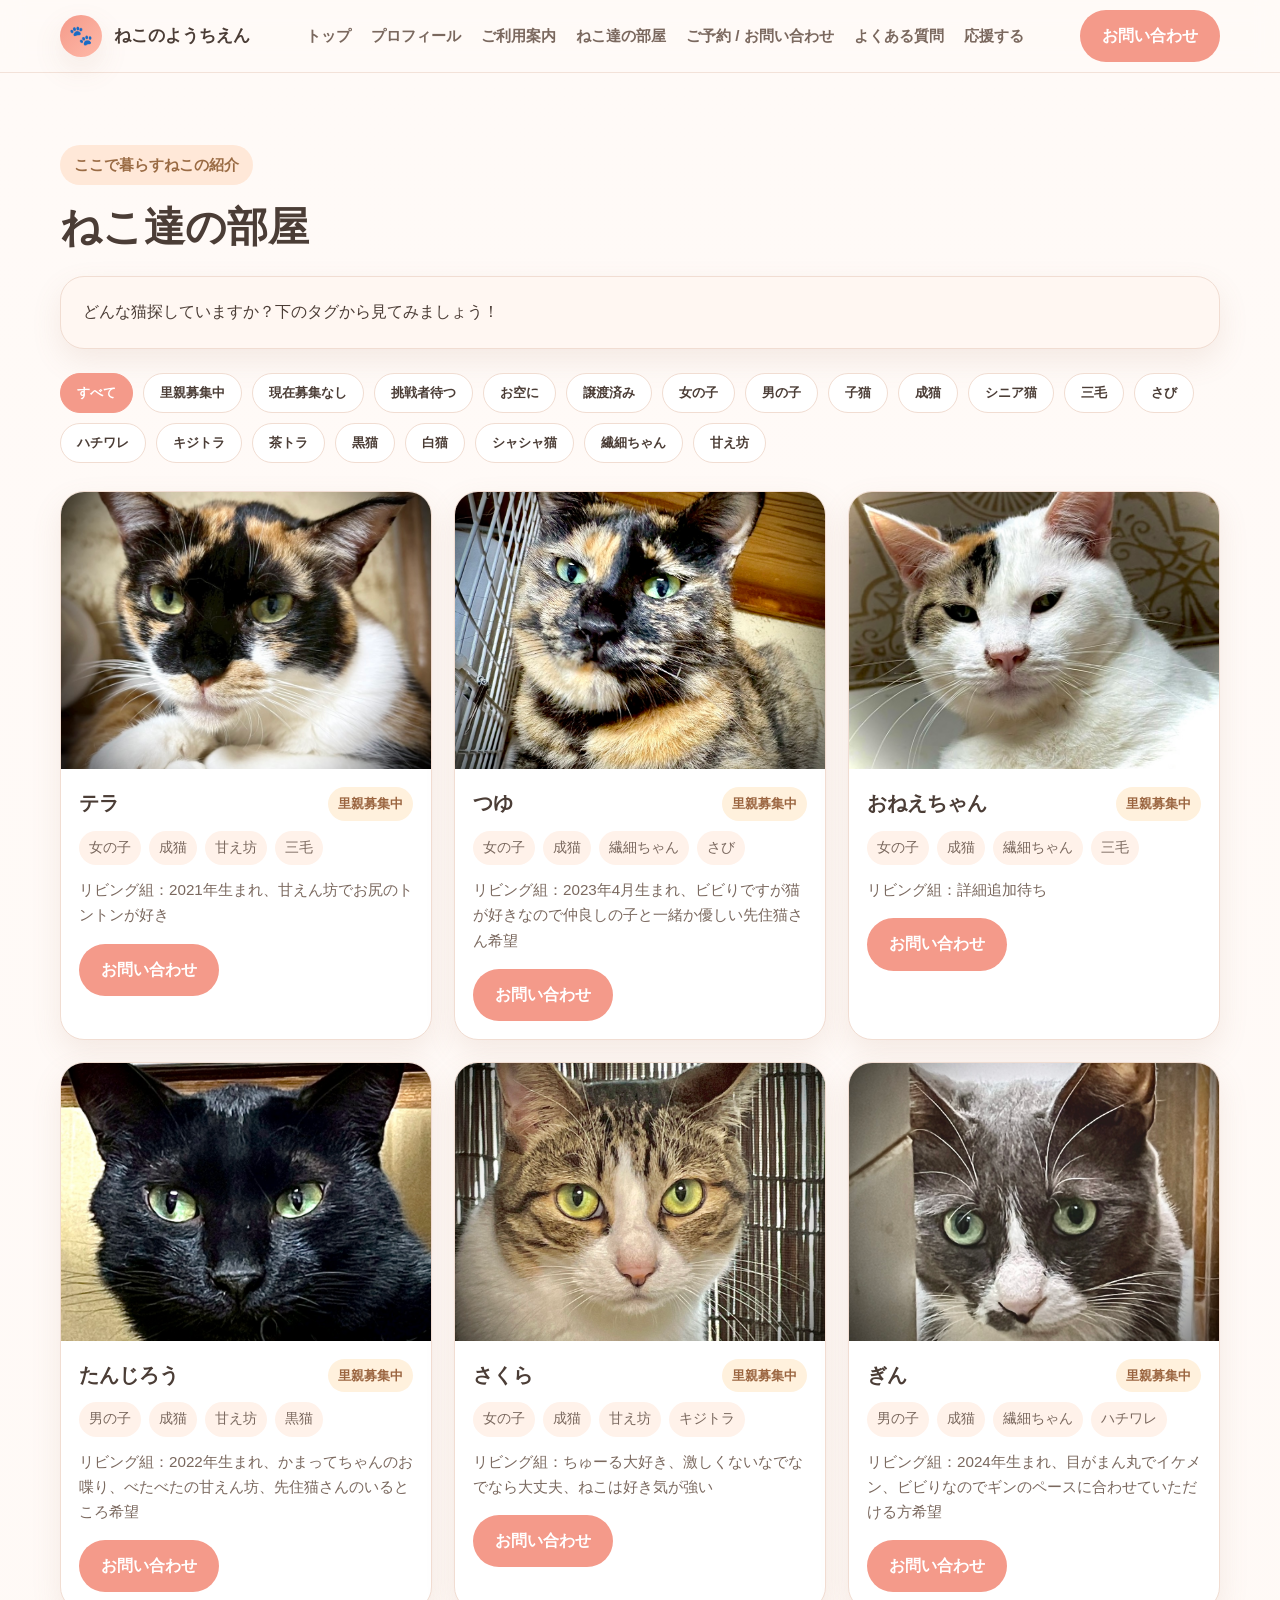
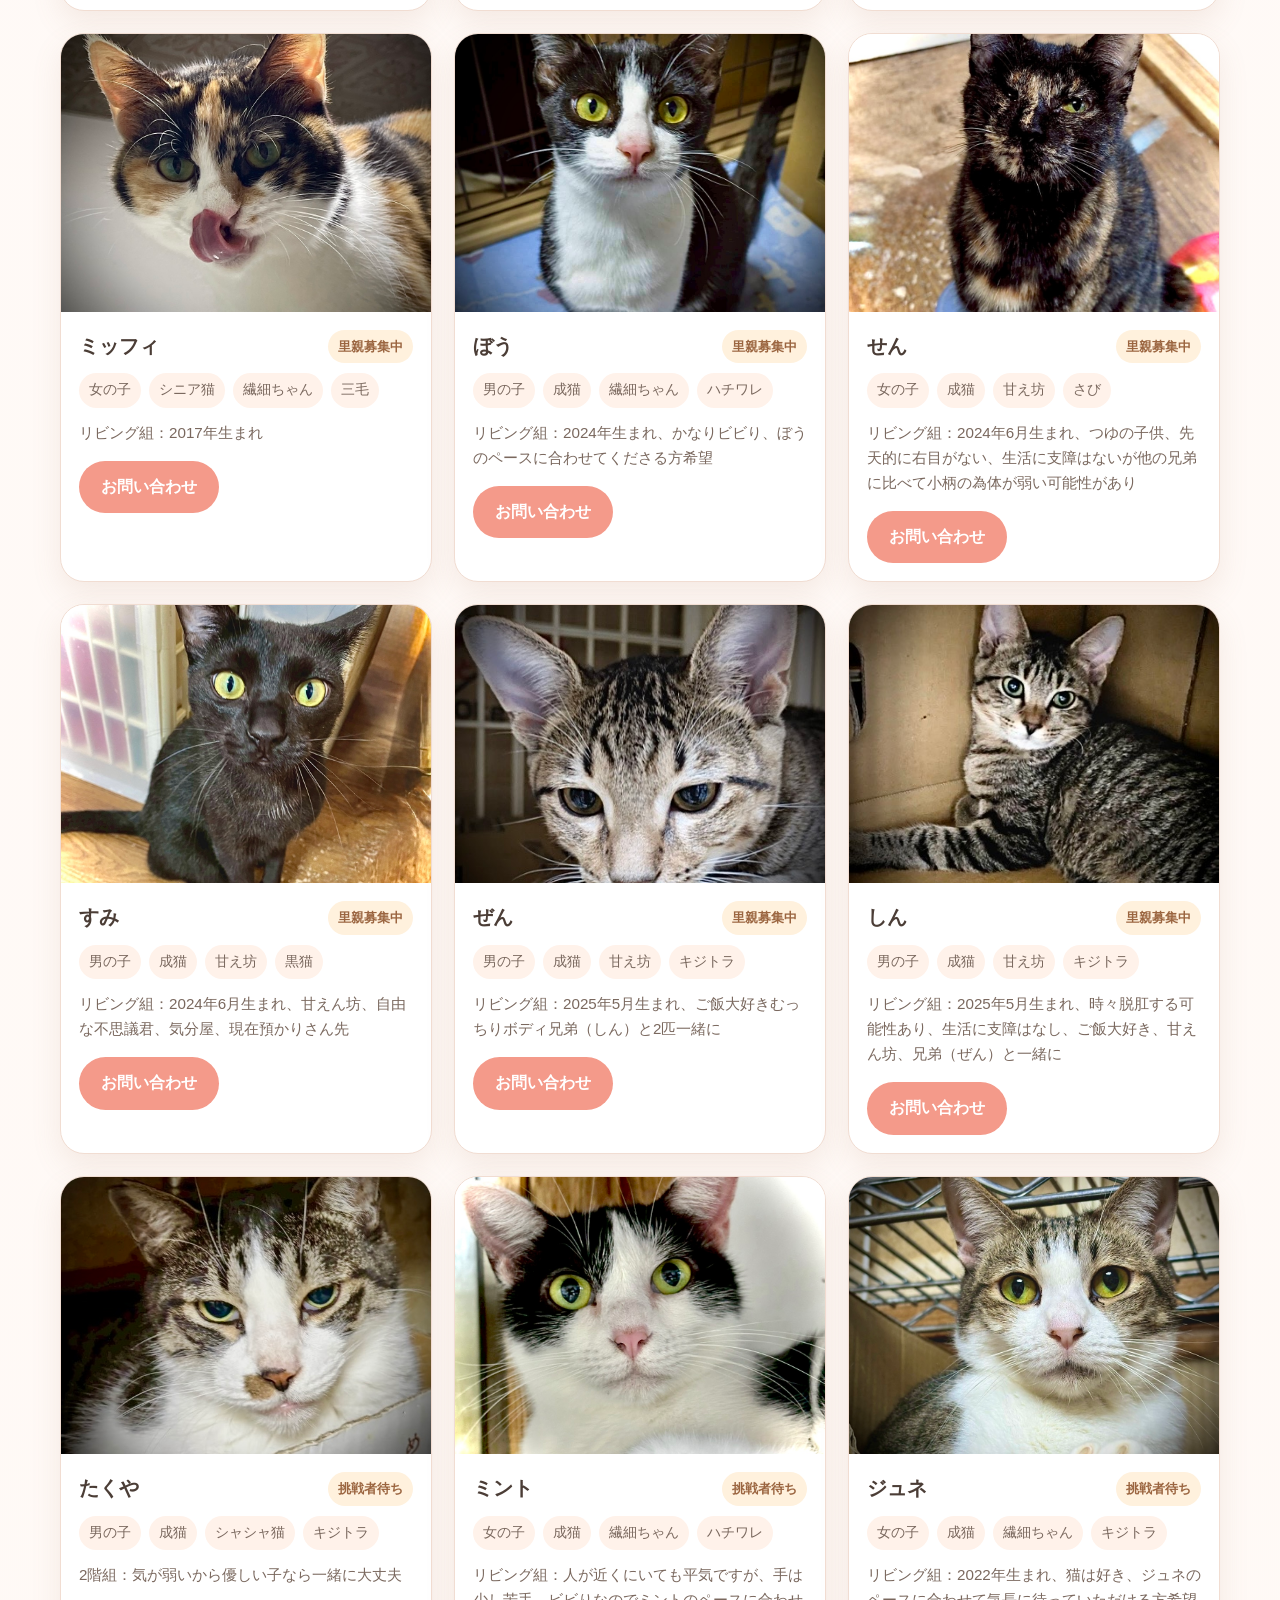
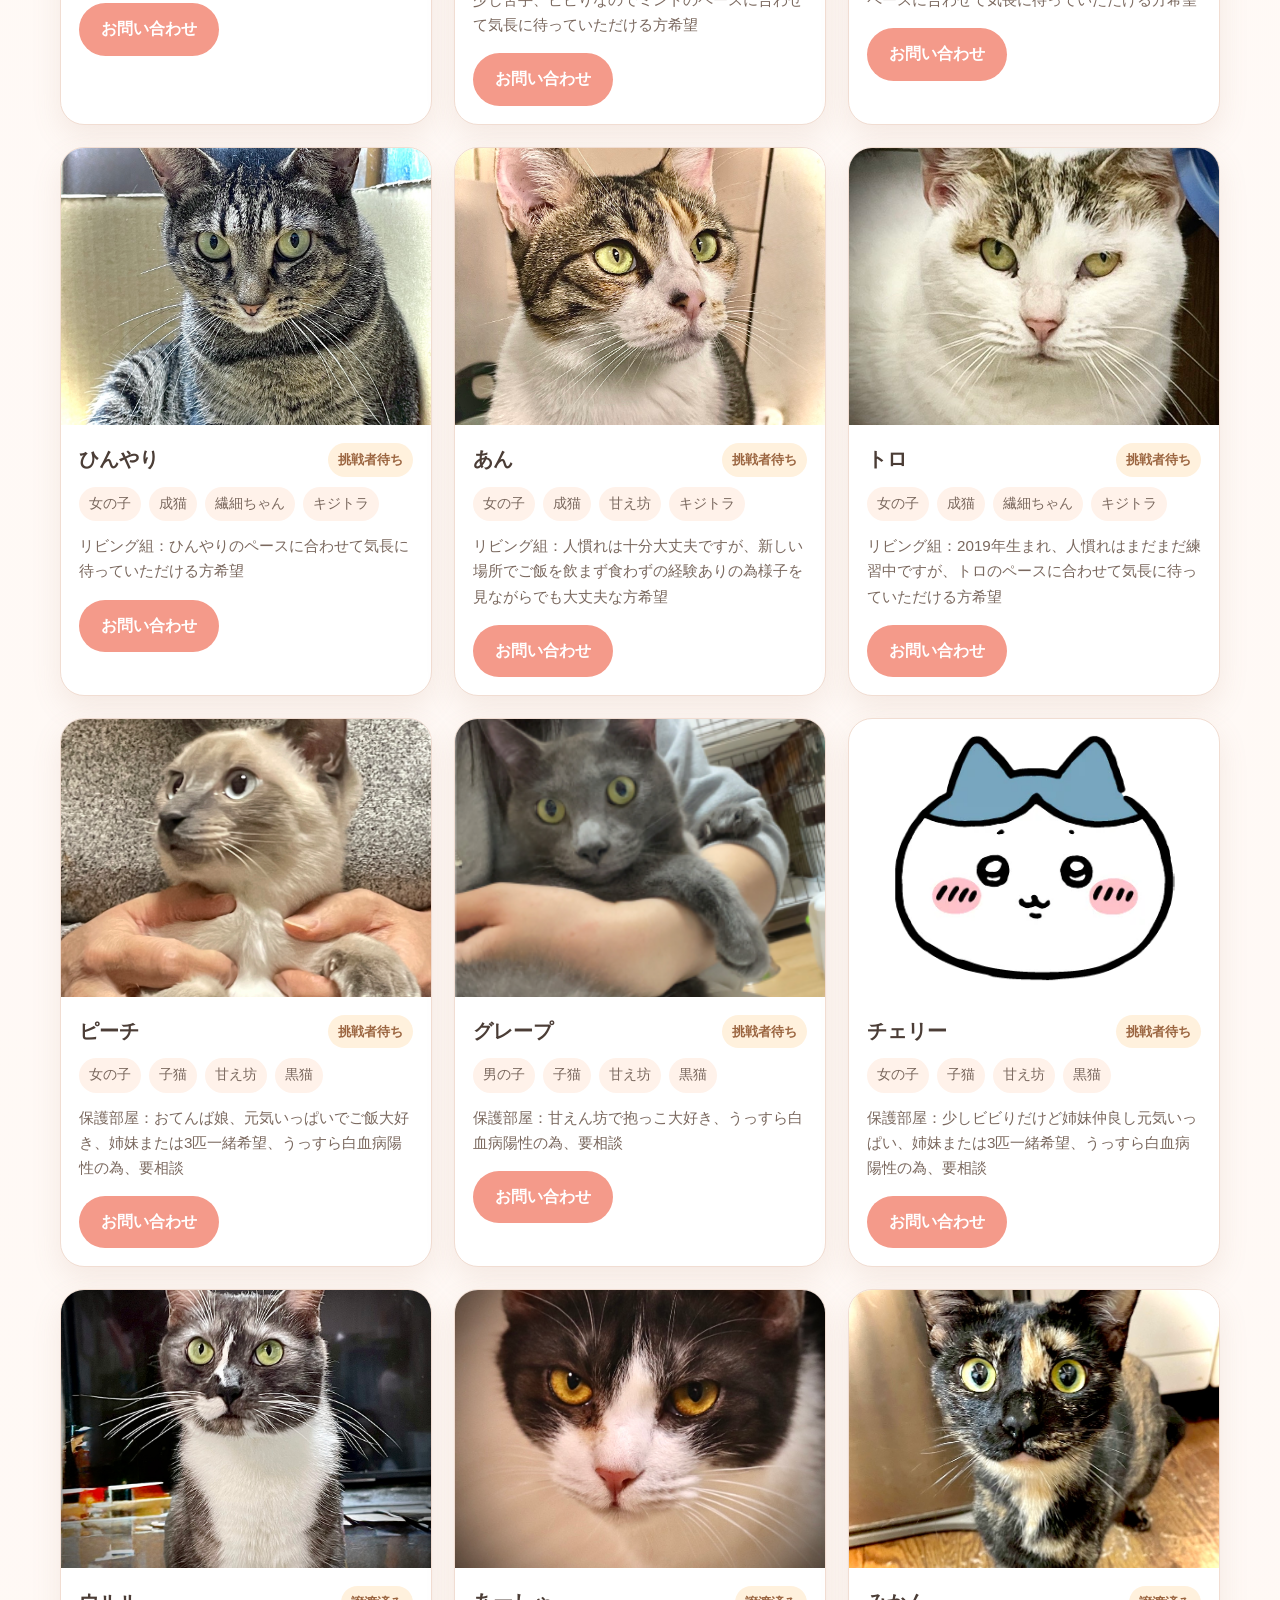
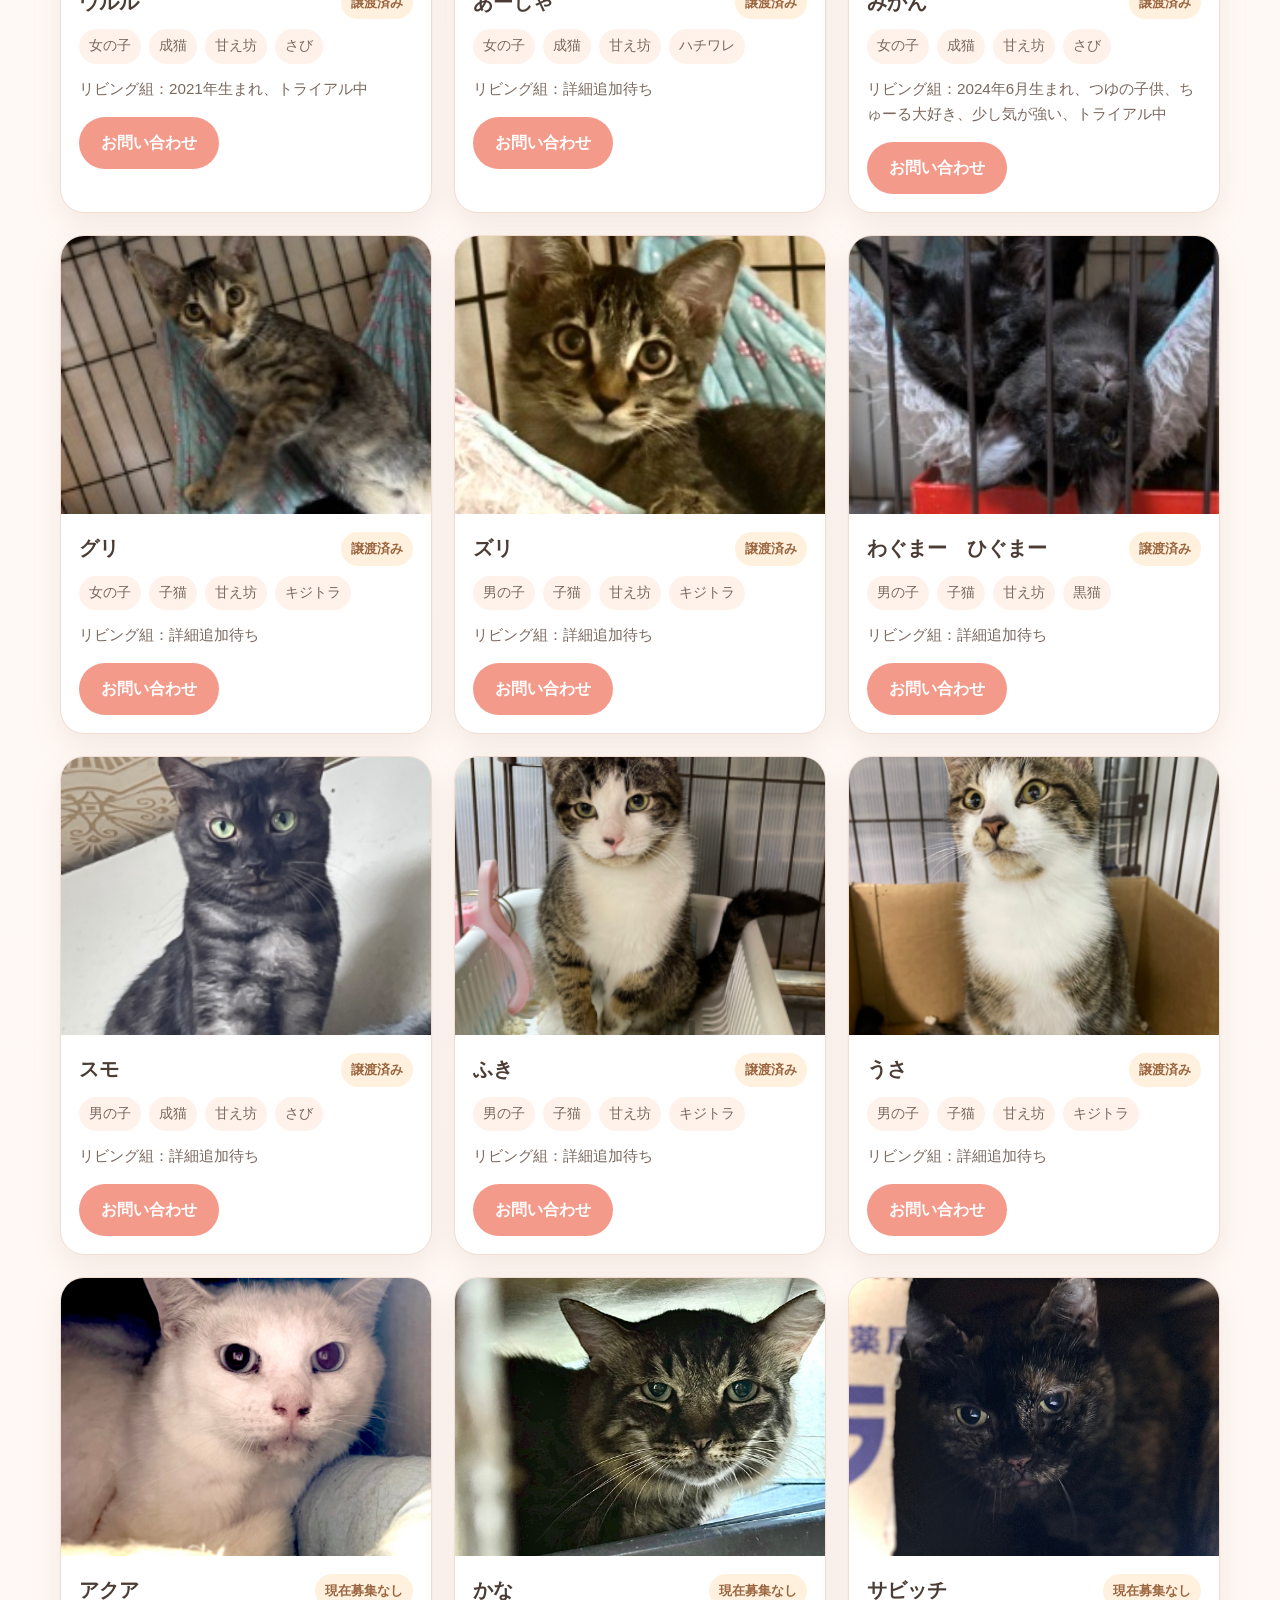
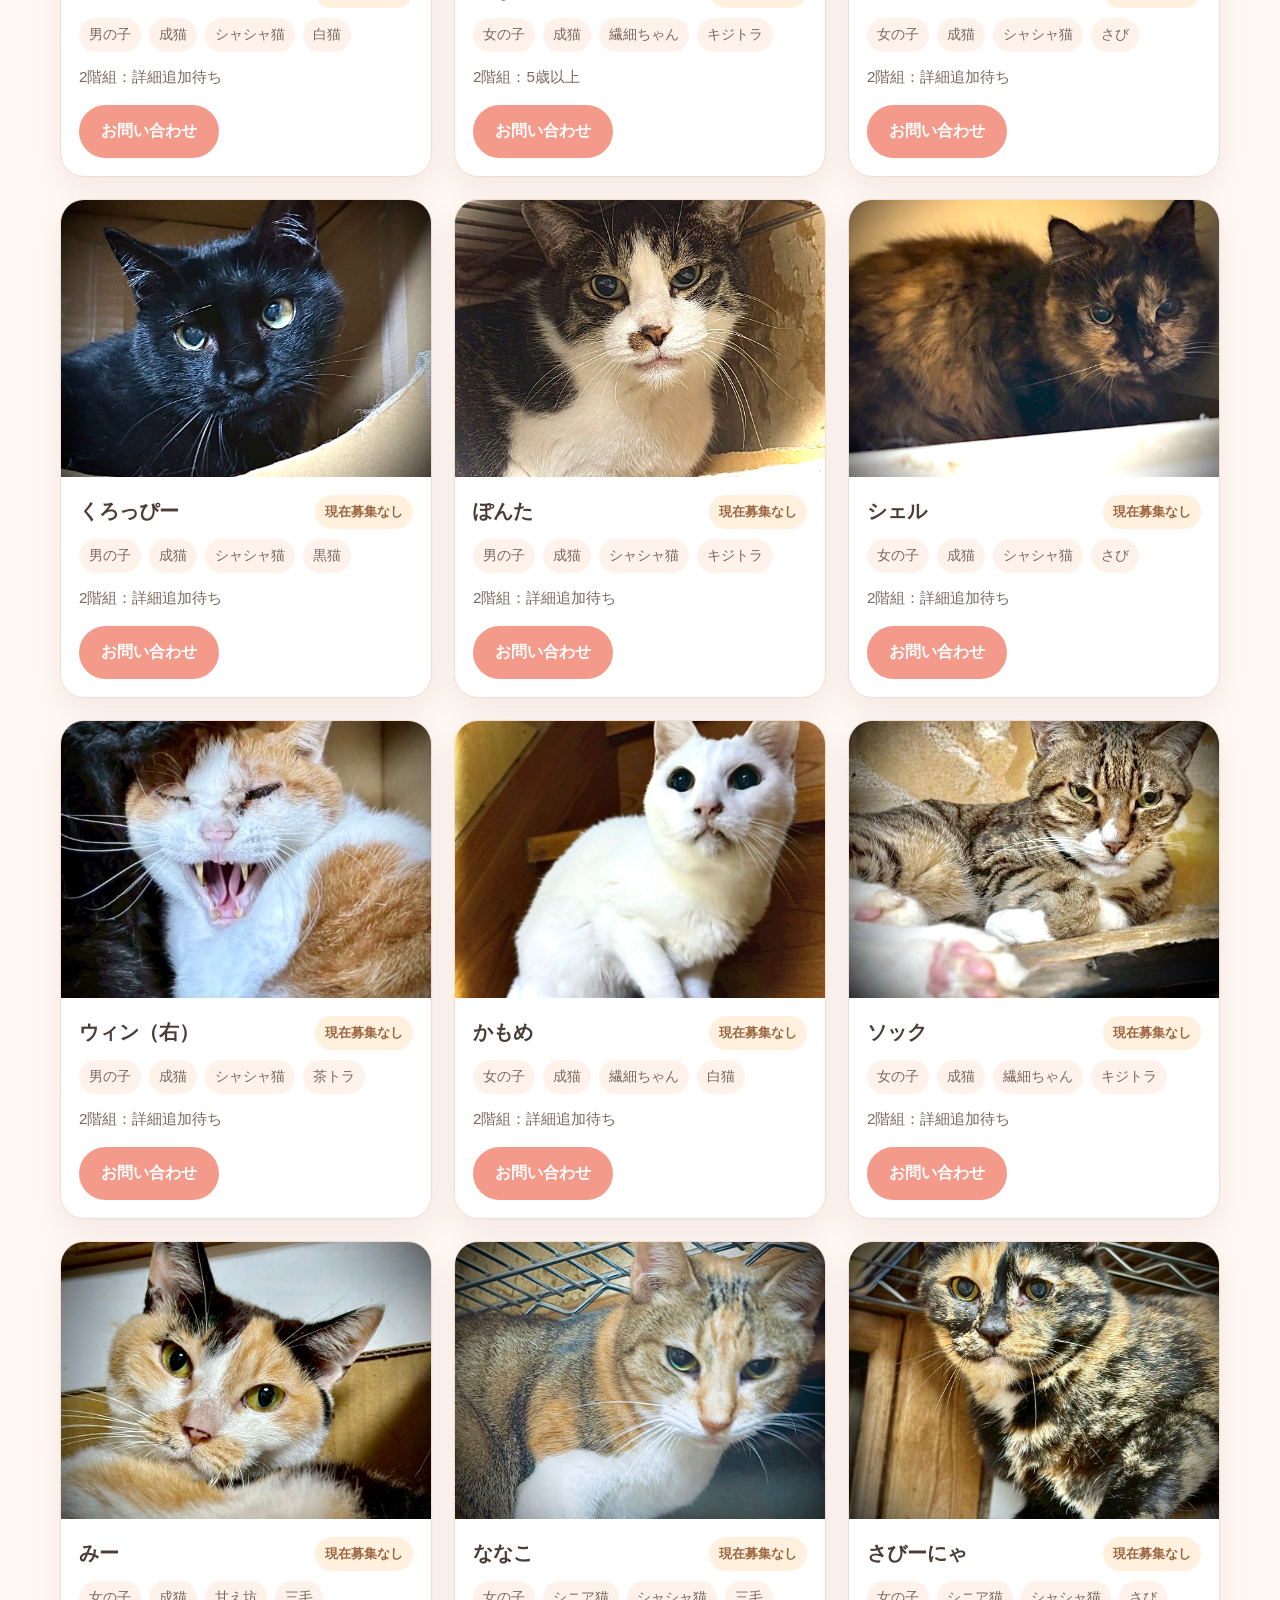
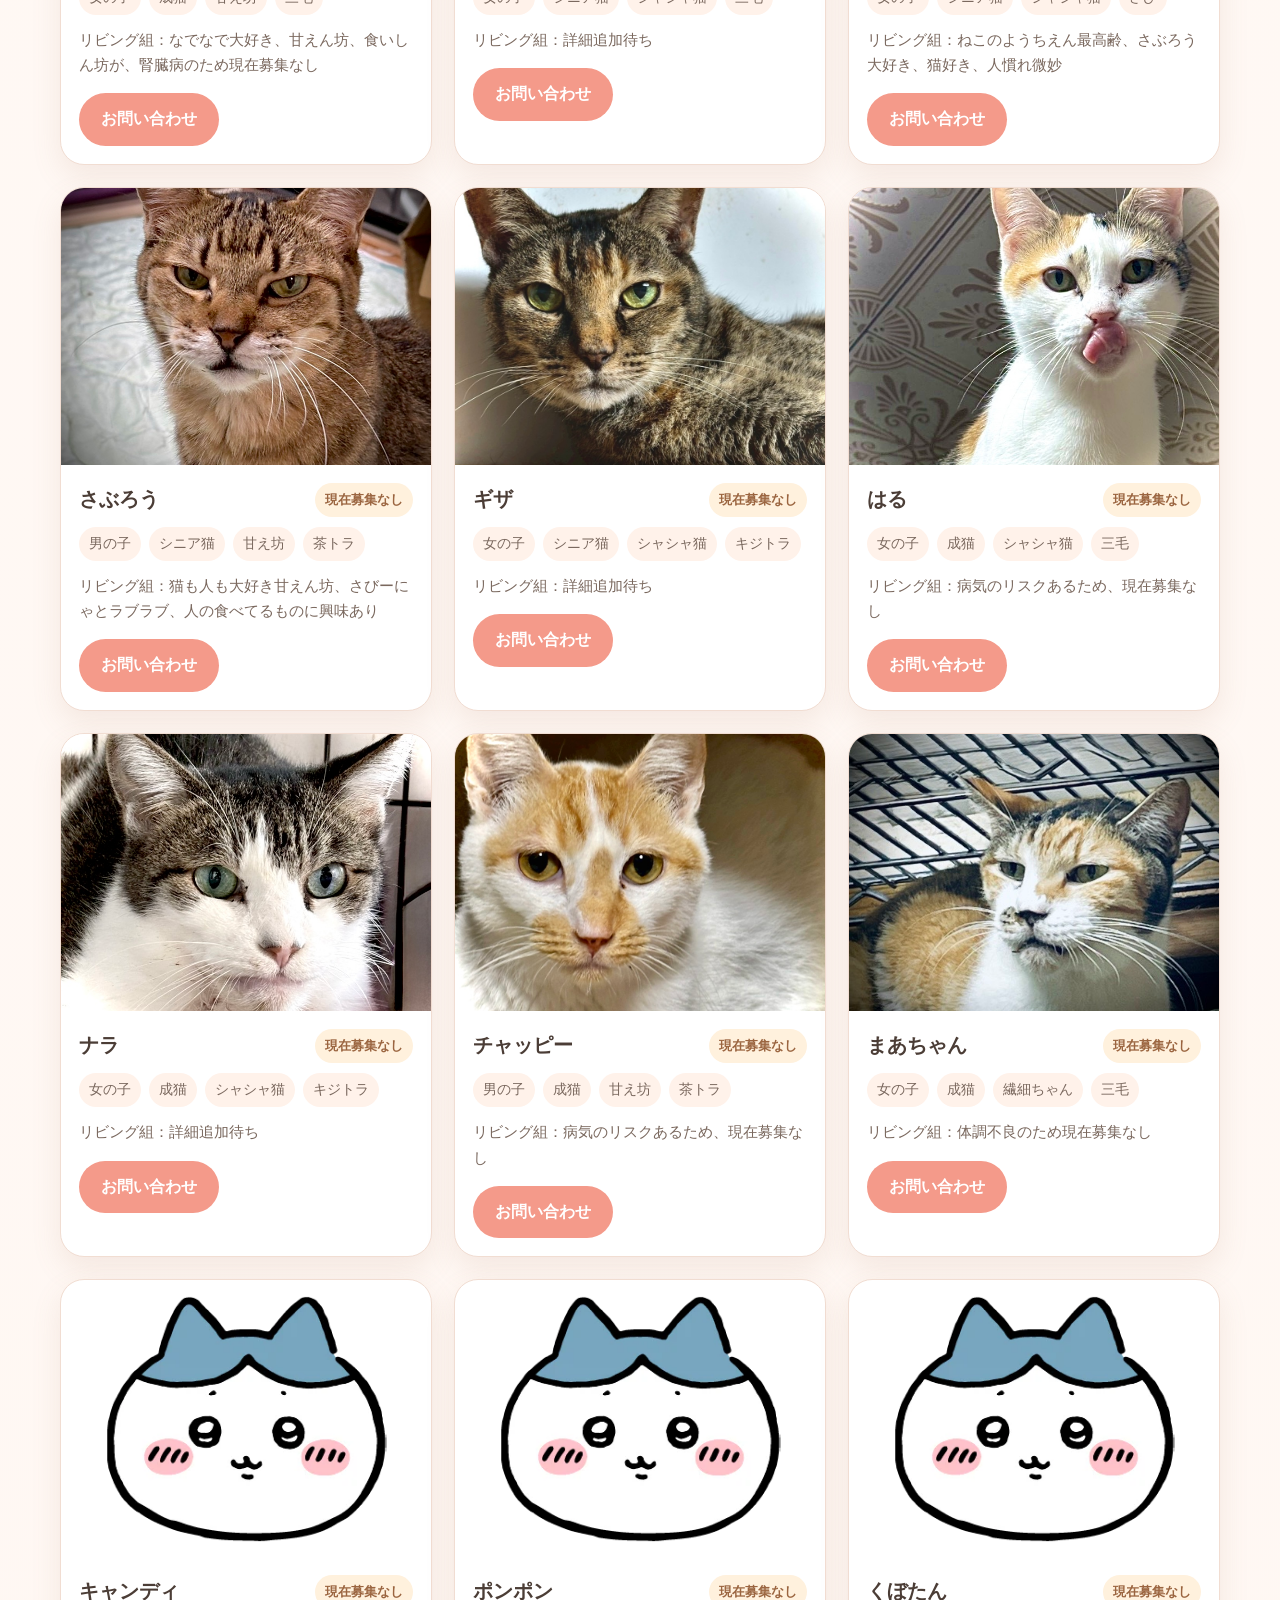
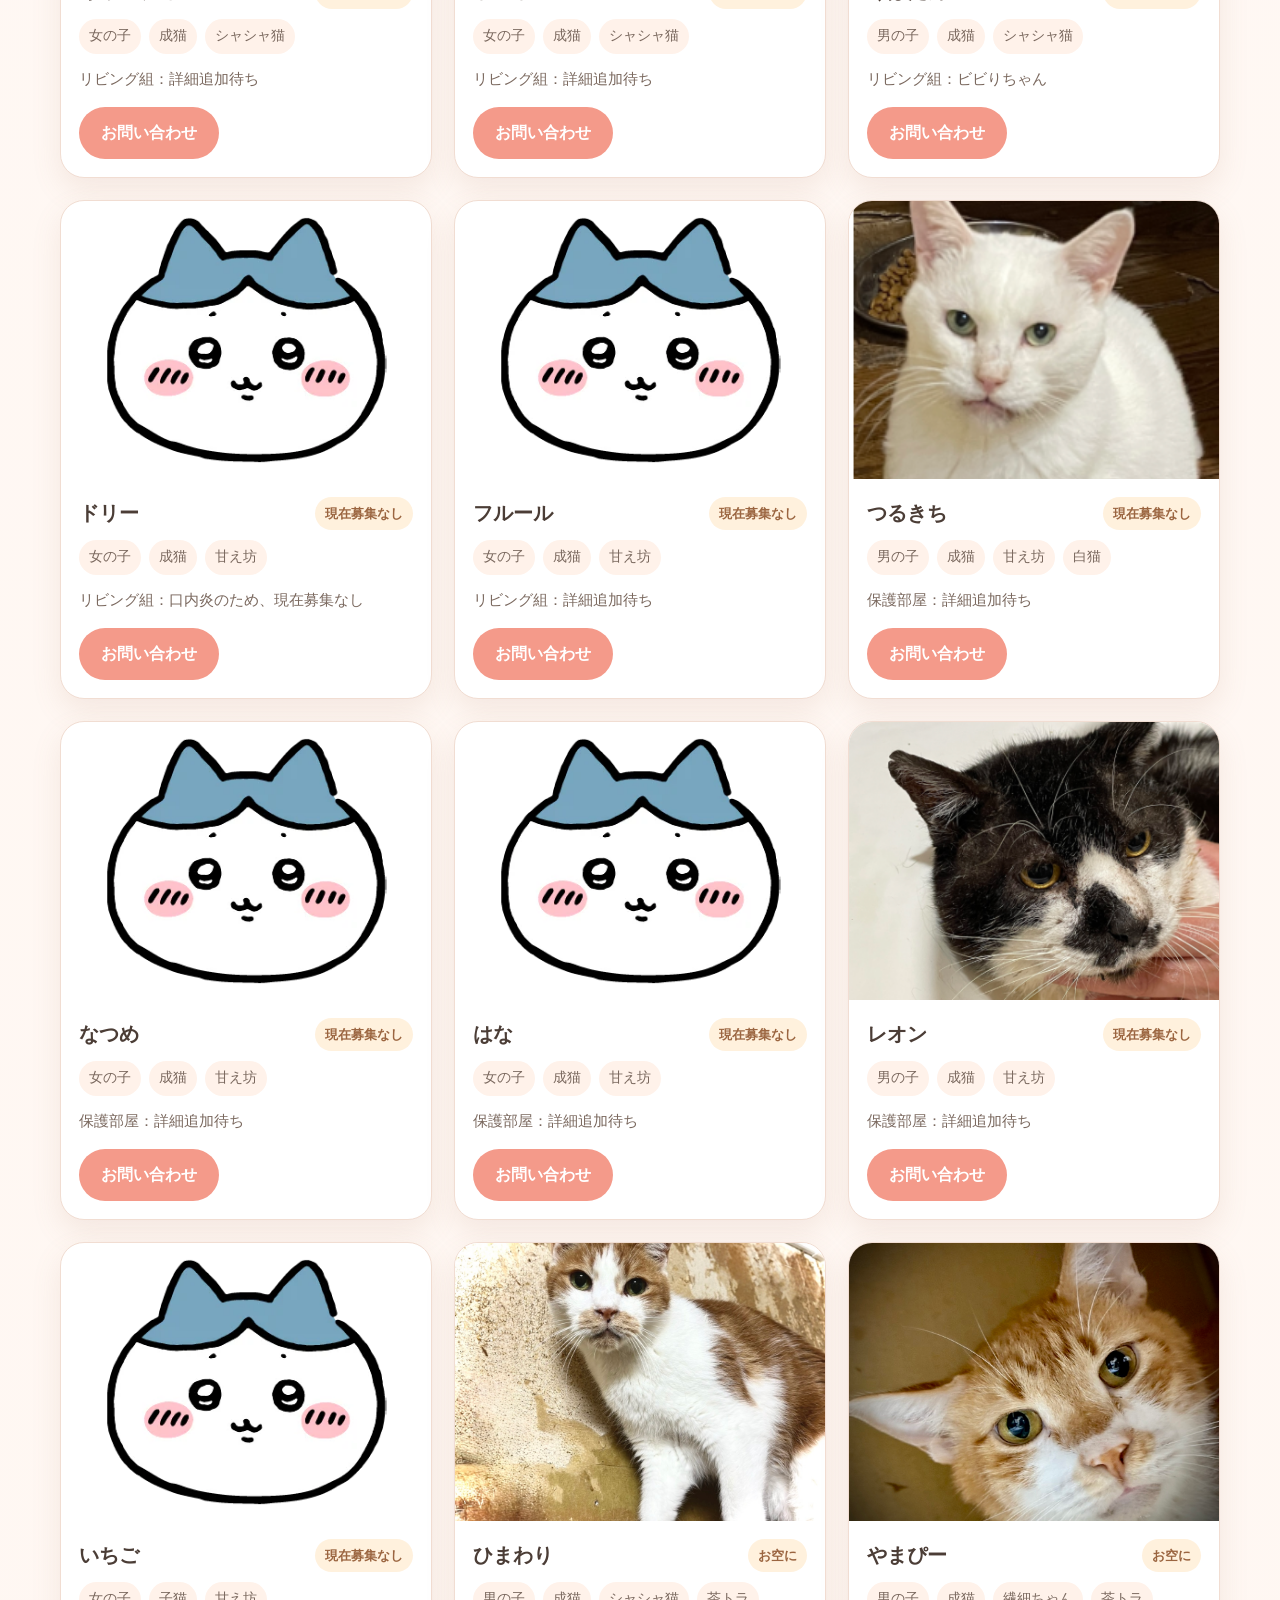
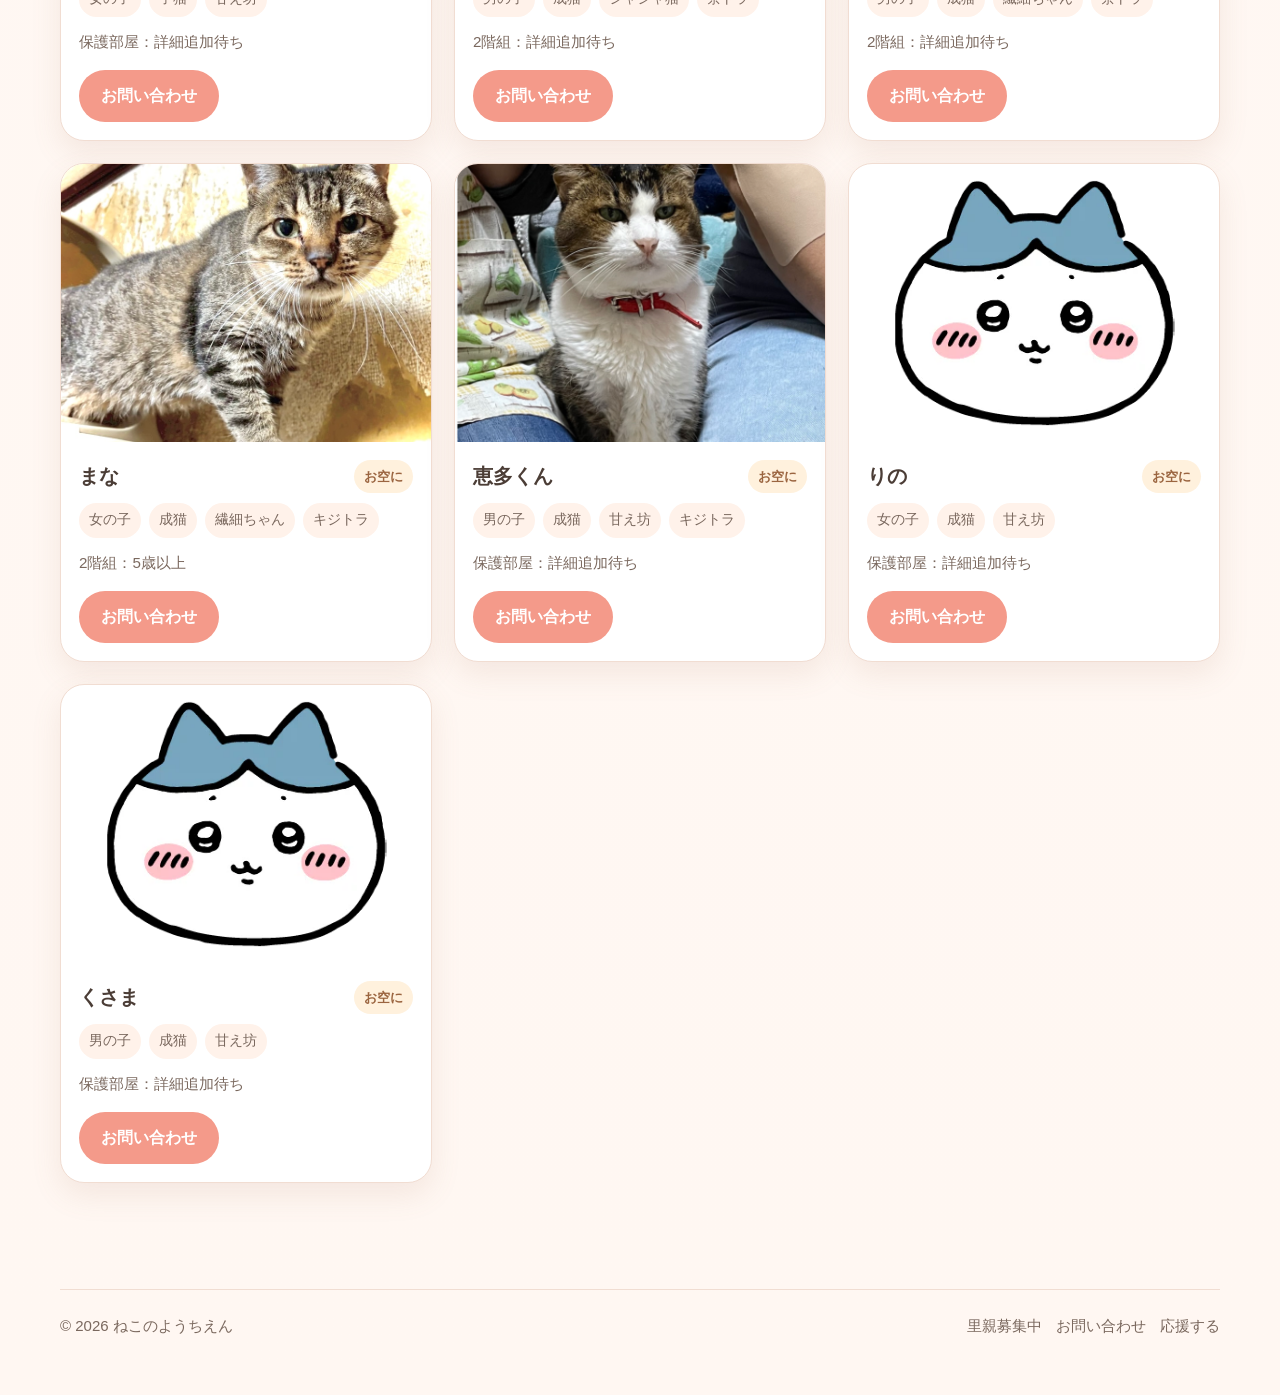
<file: cats.html>
<!DOCTYPE html>
<html lang="ja"><head>
<meta charset="UTF-8" /><meta name="viewport" content="width=device-width, initial-scale=1.0" />
<title>里親募集中｜ねこのようちえん</title>
<link rel="stylesheet" href="styles.css" /></head><body>

<header class="topbar">
  <div class="container nav">
    <a href="index.html" class="brand" aria-label="トップへ">
      <span class="brand-mark">🐾</span>
      <span>ねこのようちえん</span>
    </a>
    <nav class="nav-links" id="mobileMenu">
      <a href="index.html">トップ</a>
      <a href="profile.html">プロフィール</a>
      <a href="guide.html">ご利用案内</a>
      <a href="cats.html">ねこ達の部屋</a>
      <a href="contact.html">ご予約 / お問い合わせ</a>
      <a href="faq.html">よくある質問</a>
      <a href="support.html">応援する</a>
    </nav>
    <div class="nav-actions">
      <a class="btn btn-primary" href="contact.html">お問い合わせ</a>
    <div class="mobile-social" aria-label="SNSリンク">
      <a href="https://www.facebook.com/nekohoiku?ref=embed_page" target="_blank" rel="noopener noreferrer" aria-label="Facebook">
        <img src="images/sns-facebook.png" alt="Facebook" />
      </a>
      <a href="https://www.instagram.com/nekohoiku/" target="_blank" rel="noopener noreferrer" aria-label="Instagram">
        <img src="images/sns-instagram.png" alt="Instagram" />
      </a>
      <a href="https://store.line.me/stickershop/product/32294280/ja" target="_blank" rel="noopener noreferrer" aria-label="LINE">
        <img src="images/sns-line.png" alt="LINE" />
      </a>
    </div>
    </div>
  </div>
  <nav class="mobile-quick-nav" aria-label="主要ページ">
    <button class="menu-toggle" id="menuToggle" aria-label="開閉メニュー">☰</button>
    <a href="cats.html">里親募集中</a>
    <a href="contact.html">お問い合わせ</a>
    <a href="support.html">応援する</a>
  </nav>
</header>

<main class="section">
  <div class="container">
    <div class="page-header">
      <div class="eyebrow">ここで暮らすねこの紹介</div>
      <h1 class="section-title">ねこ達の部屋</h1>
      <p class="section-desc"></p>
    </div>
    <section class="guide-box">どんな猫探していますか？下のタグから見てみましょう！
    </section>
    <section class="filters">
      <button class="filter-btn active" data-filter="all">すべて</button>
      <button class="filter-btn" data-filter="里親募集中">里親募集中</button>
      <button class="filter-btn" data-filter="現在募集なし">現在募集なし</button>
      <button class="filter-btn" data-filter="挑戦者待ち">挑戦者待つ</button>
      <button class="filter-btn" data-filter="お空に">お空に</button>
      <button class="filter-btn" data-filter="譲渡済み">譲渡済み</button>
      <button class="filter-btn" data-filter="女の子">女の子</button>
      <button class="filter-btn" data-filter="男の子">男の子</button>
      <button class="filter-btn" data-filter="子猫">子猫</button>
      <button class="filter-btn" data-filter="成猫">成猫</button>
      <button class="filter-btn" data-filter="シニア猫">シニア猫</button>
      <button class="filter-btn" data-filter="三毛">三毛</button>
      <button class="filter-btn" data-filter="さび">さび</button>
      <button class="filter-btn" data-filter="ハチワレ">ハチワレ</button>
      <button class="filter-btn" data-filter="キジトラ">キジトラ</button>
      <button class="filter-btn" data-filter="茶トラ">茶トラ</button>
      <button class="filter-btn" data-filter="黒猫">黒猫</button>
      <button class="filter-btn" data-filter="白猫">白猫</button>
      <button class="filter-btn" data-filter="シャシャ猫">シャシャ猫</button>
      <button class="filter-btn" data-filter="繊細ちゃん">繊細ちゃん</button>
      <button class="filter-btn" data-filter="甘え坊">甘え坊</button>
    </section>
    <section id="catsGrid" class="cat-grid"></section>
  </div>
</main>

<footer>
  <div class="container footer-wrap">
    <div>© 2026 ねこのようちえん</div>
    <div class="footer-links">
      <a href="cats.html">里親募集中</a>
      <a href="contact.html">お問い合わせ</a>
      <a href="support.html">応援する</a>
    </div>
  </div>
</footer>

<script src="data/cats.js"></script>
<script src="script.js"></script>
</body></html>
</file>
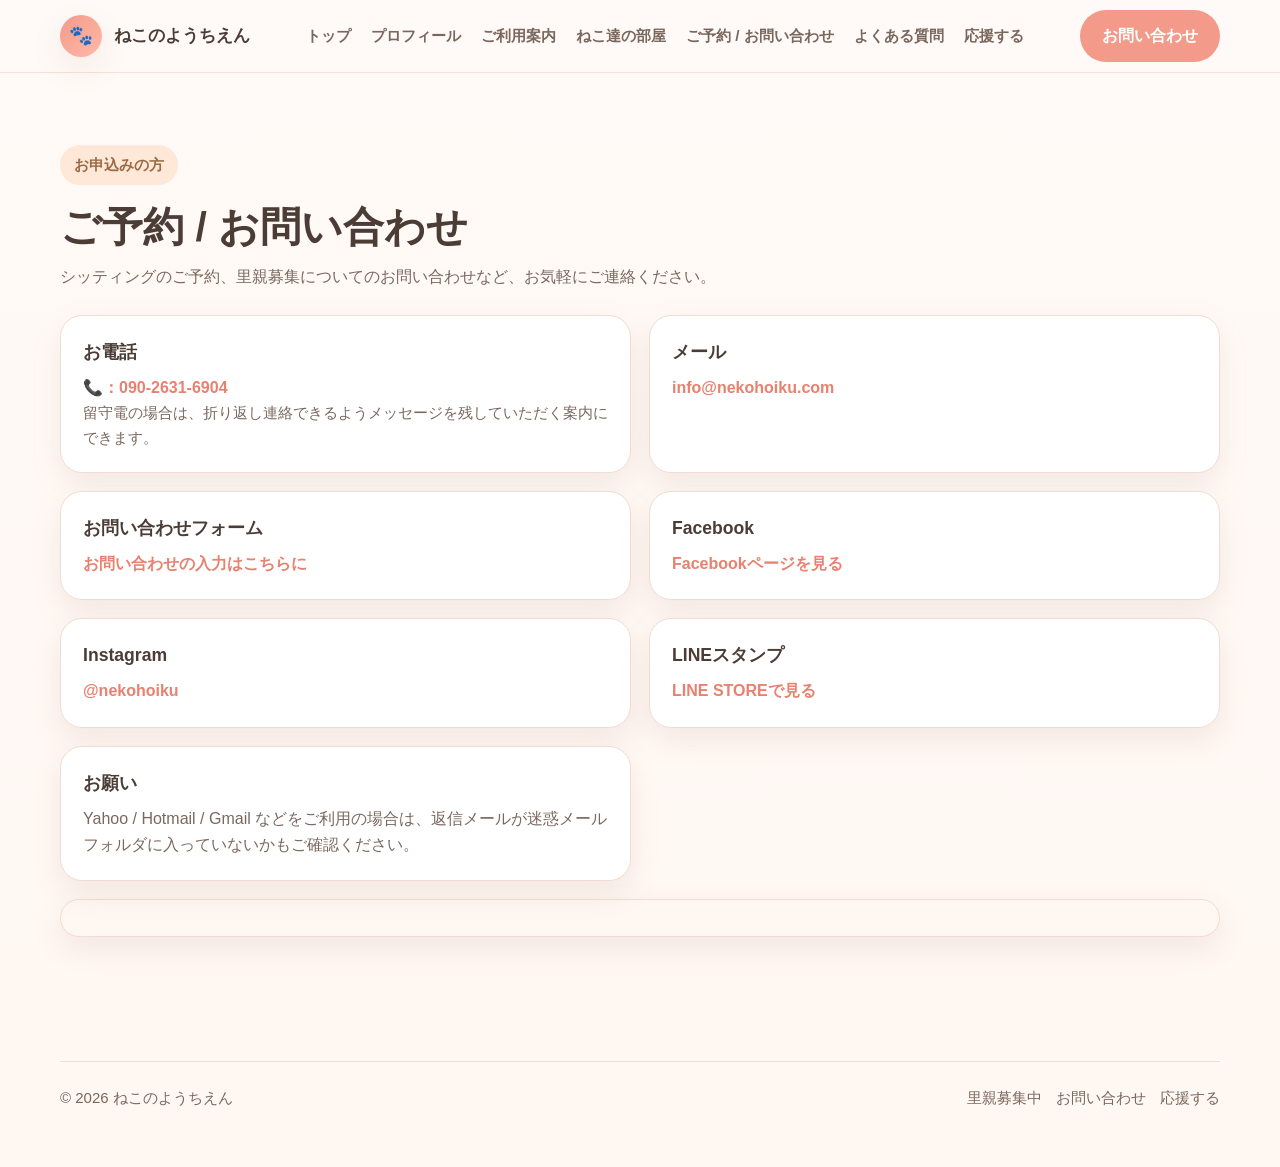
<file: contact.html>
<!DOCTYPE html>
<html lang="ja"><head>
<meta charset="UTF-8" /><meta name="viewport" content="width=device-width, initial-scale=1.0" />
<title>ご予約 / お問い合わせ｜ねこのようちえん</title>
<link rel="stylesheet" href="styles.css" /></head><body>

<header class="topbar">
  <div class="container nav">
    <a href="index.html" class="brand" aria-label="トップへ">
      <span class="brand-mark">🐾</span>
      <span>ねこのようちえん</span>
    </a>
    <nav class="nav-links" id="mobileMenu">
      <a href="index.html">トップ</a>
      <a href="profile.html">プロフィール</a>
      <a href="guide.html">ご利用案内</a>
      <a href="cats.html">ねこ達の部屋</a>
      <a href="contact.html">ご予約 / お問い合わせ</a>
      <a href="faq.html">よくある質問</a>
      <a href="support.html">応援する</a>
    </nav>
    <div class="nav-actions">
      <a class="btn btn-primary" href="contact.html">お問い合わせ</a>
    <div class="mobile-social" aria-label="SNSリンク">
      <a href="https://www.facebook.com/nekohoiku?ref=embed_page" target="_blank" rel="noopener noreferrer" aria-label="Facebook">
        <img src="images/sns-facebook.png" alt="Facebook" />
      </a>
      <a href="https://www.instagram.com/nekohoiku/" target="_blank" rel="noopener noreferrer" aria-label="Instagram">
        <img src="images/sns-instagram.png" alt="Instagram" />
      </a>
      <a href="https://store.line.me/stickershop/product/32294280/ja" target="_blank" rel="noopener noreferrer" aria-label="LINE">
        <img src="images/sns-line.png" alt="LINE" />
      </a>
    </div>
    </div>
  </div>
  <nav class="mobile-quick-nav" aria-label="主要ページ">
    <button class="menu-toggle" id="menuToggle" aria-label="開閉メニュー">☰</button>
    <a href="cats.html">里親募集中</a>
    <a href="contact.html">お問い合わせ</a>
    <a href="support.html">応援する</a>
  </nav>
</header>

<main class="section">
  <div class="container">
    <div class="page-header">
      <div class="eyebrow">お申込みの方</div>
      <h1 class="section-title">ご予約 / お問い合わせ</h1>
      <p class="section-desc">シッティングのご予約、里親募集についてのお問い合わせなど、お気軽にご連絡ください。</p>
    </div>
    <div class="contact-grid">
      <div class="info-card">
        <h2>お電話</h2>
        <a href="tel:09026316904">📞：090-2631-6904</a>
        <p class="small-note">留守電の場合は、折り返し連絡できるようメッセージを残していただく案内にできます。</p>
      </div>
      <div class="info-card">
        <h2>メール</h2>
        <p><a href="mailto:info@nekohoiku.com">info@nekohoiku.com</a></p>
      </div>
      <div class="info-card">
        <h2>お問い合わせフォーム</h2>
        <p><a href="https://docs.google.com/forms/d/e/1FAIpQLScAUKxk4AaDxcvsJFGmUWCifuWhwfEH-aAvPvTJzusfqieK5w/viewform">お問い合わせの入力はこちらに</a></p>
      </div>
      <div class="info-card">
        <h2>Facebook</h2>
        <p><a href="https://www.facebook.com/nekohoiku?ref=embed_page" target="_blank" rel="noopener noreferrer">Facebookページを見る</a></p>
      </div>
      <div class="info-card">
        <h2>Instagram</h2>
        <p><a href="https://www.instagram.com/nekohoiku/" target="_blank" rel="noopener noreferrer">@nekohoiku</a></p>
      </div>
      <div class="info-card">
        <h2>LINEスタンプ</h2>
        <p><a href="https://store.line.me/stickershop/product/32294280/ja" target="_blank" rel="noopener noreferrer">LINE STOREで見る</a></p>
      </div>
      <div class="info-card">
        <h2>お願い</h2>
        <p>Yahoo / Hotmail / Gmail などをご利用の場合は、返信メールが迷惑メールフォルダに入っていないかもご確認ください。</p>
      </div>
    </div>
    <div class="notice-box">
    </div>
  </div>
</main>

<footer>
  <div class="container footer-wrap">
    <div>© 2026 ねこのようちえん</div>
    <div class="footer-links">
      <a href="cats.html">里親募集中</a>
      <a href="contact.html">お問い合わせ</a>
      <a href="support.html">応援する</a>
    </div>
  </div>
</footer>

<script src="script.js"></script>
</body></html>
</file>
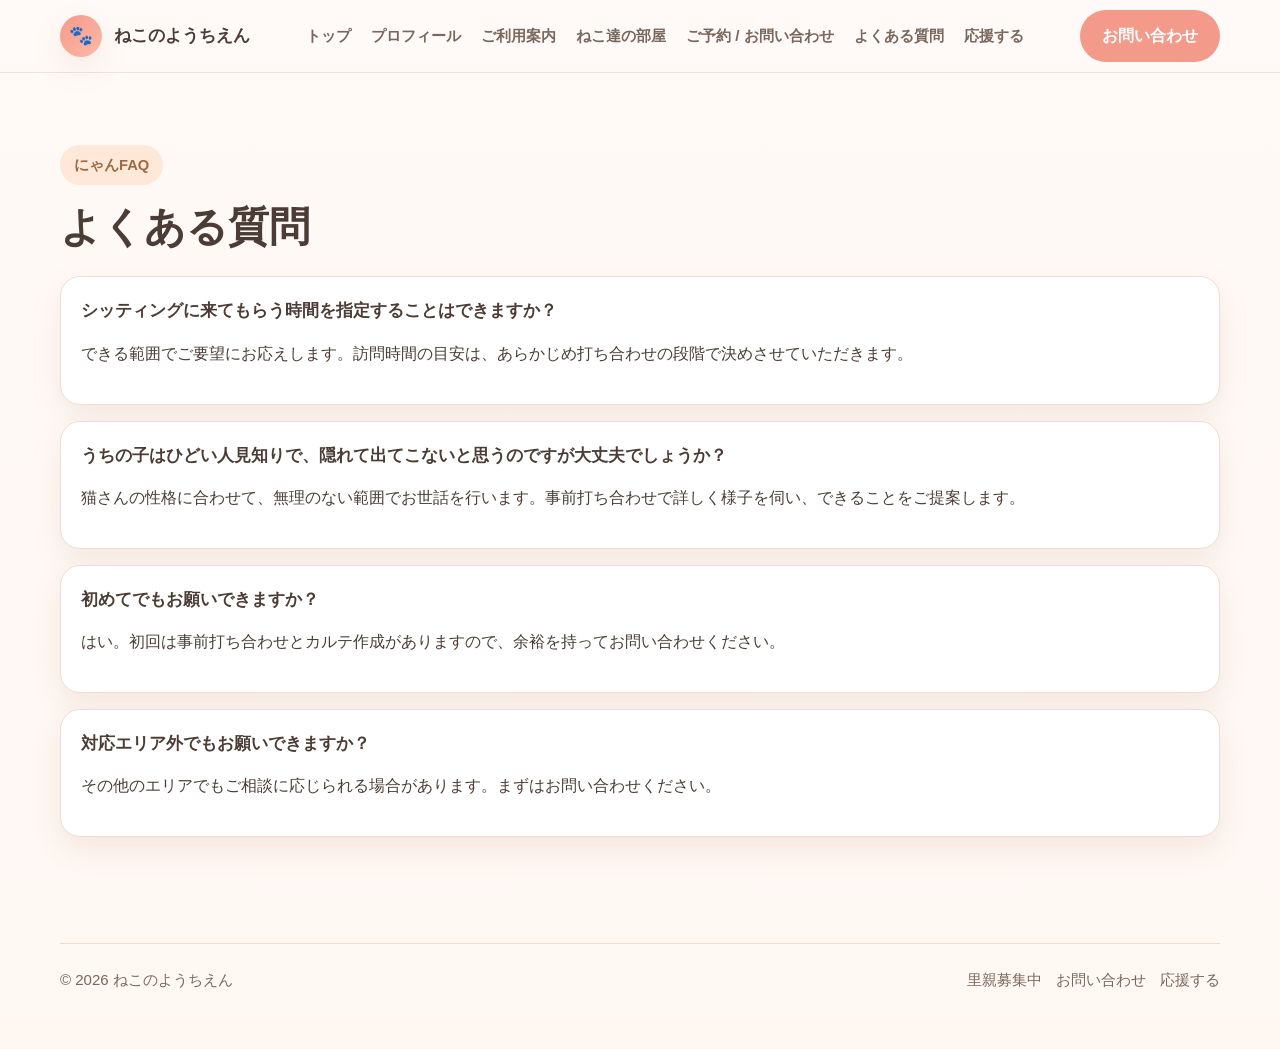
<file: faq.html>
<!DOCTYPE html>
<html lang="ja"><head>
<meta charset="UTF-8" /><meta name="viewport" content="width=device-width, initial-scale=1.0" />
<title>よくある質問｜ねこのようちえん</title>
<link rel="stylesheet" href="styles.css" /></head><body>

<header class="topbar">
  <div class="container nav">
    <a href="index.html" class="brand" aria-label="トップへ">
      <span class="brand-mark">🐾</span>
      <span>ねこのようちえん</span>
    </a>
    <nav class="nav-links" id="mobileMenu">
      <a href="index.html">トップ</a>
      <a href="profile.html">プロフィール</a>
      <a href="guide.html">ご利用案内</a>
      <a href="cats.html">ねこ達の部屋</a>
      <a href="contact.html">ご予約 / お問い合わせ</a>
      <a href="faq.html">よくある質問</a>
      <a href="support.html">応援する</a>
    </nav>
    <div class="nav-actions">
      <a class="btn btn-primary" href="contact.html">お問い合わせ</a>
    <div class="mobile-social" aria-label="SNSリンク">
      <a href="https://www.facebook.com/nekohoiku?ref=embed_page" target="_blank" rel="noopener noreferrer" aria-label="Facebook">
        <img src="images/sns-facebook.png" alt="Facebook" />
      </a>
      <a href="https://www.instagram.com/nekohoiku/" target="_blank" rel="noopener noreferrer" aria-label="Instagram">
        <img src="images/sns-instagram.png" alt="Instagram" />
      </a>
      <a href="https://store.line.me/stickershop/product/32294280/ja" target="_blank" rel="noopener noreferrer" aria-label="LINE">
        <img src="images/sns-line.png" alt="LINE" />
      </a>
    </div>
    </div>
  </div>
  <nav class="mobile-quick-nav" aria-label="主要ページ">
    <button class="menu-toggle" id="menuToggle" aria-label="開閉メニュー">☰</button>
    <a href="cats.html">里親募集中</a>
    <a href="contact.html">お問い合わせ</a>
    <a href="support.html">応援する</a>
  </nav>
</header>

<main class="section">
  <div class="container">
    <div class="page-header">
      <div class="eyebrow">にゃんFAQ</div>
      <h1 class="section-title">よくある質問</h1>
      <p class="section-desc"></p>
    </div>
    <div class="faq-list">
      <div class="faq-item">
        <h3>シッティングに来てもらう時間を指定することはできますか？</h3>
        <p>できる範囲でご要望にお応えします。訪問時間の目安は、あらかじめ打ち合わせの段階で決めさせていただきます。</p>
      </div>
      <div class="faq-item">
        <h3>うちの子はひどい人見知りで、隠れて出てこないと思うのですが大丈夫でしょうか？</h3>
        <p>猫さんの性格に合わせて、無理のない範囲でお世話を行います。事前打ち合わせで詳しく様子を伺い、できることをご提案します。</p>
      </div>
      <div class="faq-item">
        <h3>初めてでもお願いできますか？</h3>
        <p>はい。初回は事前打ち合わせとカルテ作成がありますので、余裕を持ってお問い合わせください。</p>
      </div>
      <div class="faq-item">
        <h3>対応エリア外でもお願いできますか？</h3>
        <p>その他のエリアでもご相談に応じられる場合があります。まずはお問い合わせください。</p>
      </div>
    </div>
  </div>
</main>

<footer>
  <div class="container footer-wrap">
    <div>© 2026 ねこのようちえん</div>
    <div class="footer-links">
      <a href="cats.html">里親募集中</a>
      <a href="contact.html">お問い合わせ</a>
      <a href="support.html">応援する</a>
    </div>
  </div>
</footer>

<script src="script.js"></script>
</body></html>
</file>
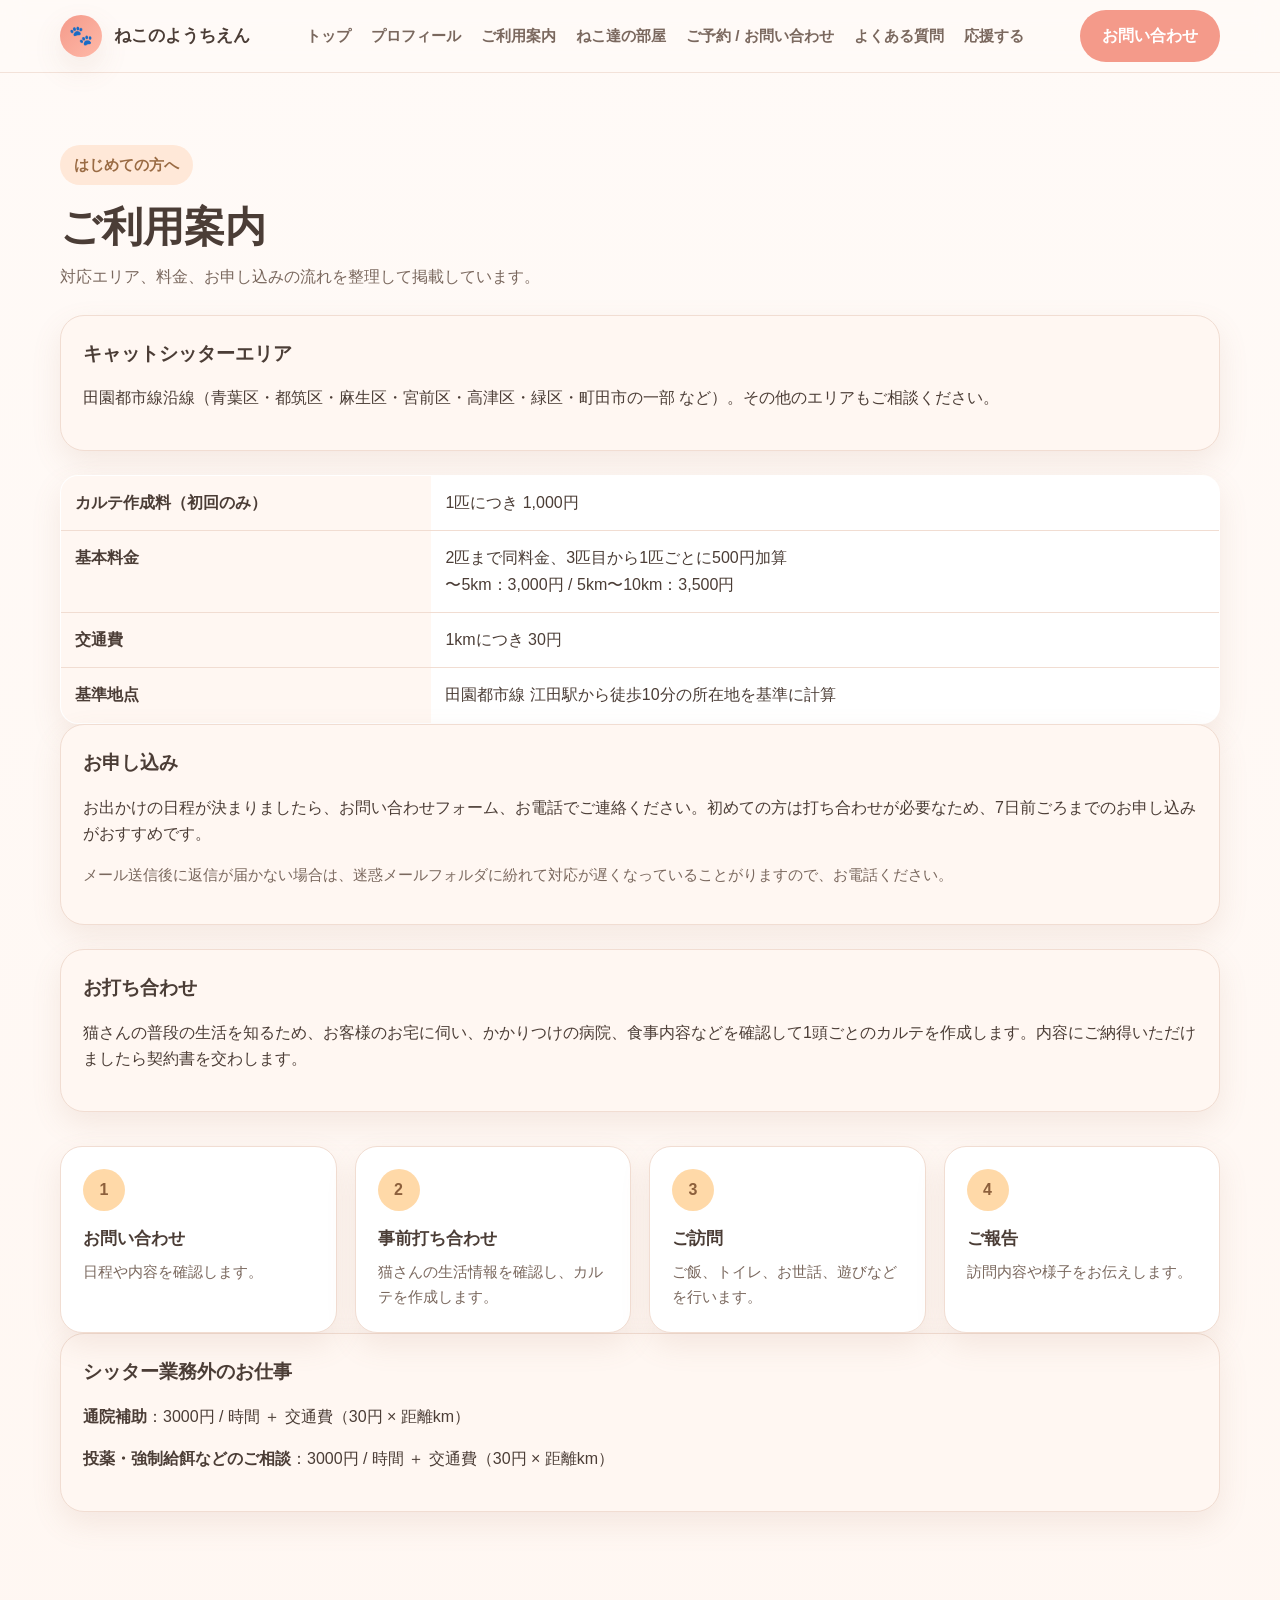
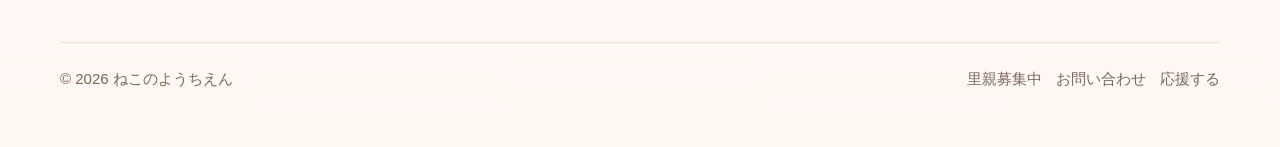
<file: guide.html>
<!DOCTYPE html>
<html lang="ja"><head>
<meta charset="UTF-8" /><meta name="viewport" content="width=device-width, initial-scale=1.0" />
<title>ご利用案内｜ねこのようちえん</title>
<link rel="stylesheet" href="styles.css" /></head><body>

<header class="topbar">
  <div class="container nav">
    <a href="index.html" class="brand" aria-label="トップへ">
      <span class="brand-mark">🐾</span>
      <span>ねこのようちえん</span>
    </a>
    <nav class="nav-links" id="mobileMenu">
      <a href="index.html">トップ</a>
      <a href="profile.html">プロフィール</a>
      <a href="guide.html">ご利用案内</a>
      <a href="cats.html">ねこ達の部屋</a>
      <a href="contact.html">ご予約 / お問い合わせ</a>
      <a href="faq.html">よくある質問</a>
      <a href="support.html">応援する</a>
    </nav>
    <div class="nav-actions">
      <a class="btn btn-primary" href="contact.html">お問い合わせ</a>
    <div class="mobile-social" aria-label="SNSリンク">
      <a href="https://www.facebook.com/nekohoiku?ref=embed_page" target="_blank" rel="noopener noreferrer" aria-label="Facebook">
        <img src="images/sns-facebook.png" alt="Facebook" />
      </a>
      <a href="https://www.instagram.com/nekohoiku/" target="_blank" rel="noopener noreferrer" aria-label="Instagram">
        <img src="images/sns-instagram.png" alt="Instagram" />
      </a>
      <a href="https://store.line.me/stickershop/product/32294280/ja" target="_blank" rel="noopener noreferrer" aria-label="LINE">
        <img src="images/sns-line.png" alt="LINE" />
      </a>
    </div>
    </div>
  </div>
  <nav class="mobile-quick-nav" aria-label="主要ページ">
    <button class="menu-toggle" id="menuToggle" aria-label="開閉メニュー">☰</button>
    <a href="cats.html">里親募集中</a>
    <a href="contact.html">お問い合わせ</a>
    <a href="support.html">応援する</a>
  </nav>
</header>

<main class="section">
  <div class="container">
    <div class="page-header">
      <div class="eyebrow">はじめての方へ</div>
      <h1 class="section-title">ご利用案内</h1>
      <p class="section-desc">対応エリア、料金、お申し込みの流れを整理して掲載しています。</p>
    </div>

    <section class="guide-box">
      <h2>キャットシッターエリア</h2>
      <p>田園都市線沿線（青葉区・都筑区・麻生区・宮前区・高津区・緑区・町田市の一部 など）。その他のエリアもご相談ください。</p>
    </section>

    <table class="price-table">
      <tr><th>カルテ作成料（初回のみ）</th><td>1匹につき 1,000円</td></tr>
      <tr><th>基本料金</th><td>2匹まで同料金、3匹目から1匹ごとに500円加算<br>〜5km：3,000円 / 5km〜10km：3,500円</td></tr>
      <tr><th>交通費</th><td>1kmにつき 30円</td></tr>
      <tr><th>基準地点</th><td>田園都市線 江田駅から徒歩10分の所在地を基準に計算</td></tr>
    </table>

    <section class="guide-box">
      <h2>お申し込み</h2>
      <p>お出かけの日程が決まりましたら、お問い合わせフォーム、お電話でご連絡ください。初めての方は打ち合わせが必要なため、7日前ごろまでのお申し込みがおすすめです。</p>
      <p class="small-note">メール送信後に返信が届かない場合は、迷惑メールフォルダに紛れて対応が遅くなっていることがりますので、お電話ください。</p>
    </section>

    <section class="guide-box">
      <h2>お打ち合わせ</h2>
      <p>猫さんの普段の生活を知るため、お客様のお宅に伺い、かかりつけの病院、食事内容などを確認して1頭ごとのカルテを作成します。内容にご納得いただけましたら契約書を交わします。</p>
    </section>

    <div class="steps">
      <div class="step"><div class="step-num">1</div><h3>お問い合わせ</h3><p>日程や内容を確認します。</p></div>
      <div class="step"><div class="step-num">2</div><h3>事前打ち合わせ</h3><p>猫さんの生活情報を確認し、カルテを作成します。</p></div>
      <div class="step"><div class="step-num">3</div><h3>ご訪問</h3><p>ご飯、トイレ、お世話、遊びなどを行います。</p></div>
      <div class="step"><div class="step-num">4</div><h3>ご報告</h3><p>訪問内容や様子をお伝えします。</p></div>
    </div>

    <section class="guide-box">
      <h2>シッター業務外のお仕事</h2>
      <p><strong>通院補助</strong>：3000円 / 時間 ＋ 交通費（30円 × 距離km）</p>
      <p><strong>投薬・強制給餌などのご相談</strong>：3000円 / 時間 ＋ 交通費（30円 × 距離km）</p>
    </section>
  </div>
</main>

<footer>
  <div class="container footer-wrap">
    <div>© 2026 ねこのようちえん</div>
    <div class="footer-links">
      <a href="cats.html">里親募集中</a>
      <a href="contact.html">お問い合わせ</a>
      <a href="support.html">応援する</a>
    </div>
  </div>
</footer>

<script src="script.js"></script>
</body></html>
</file>
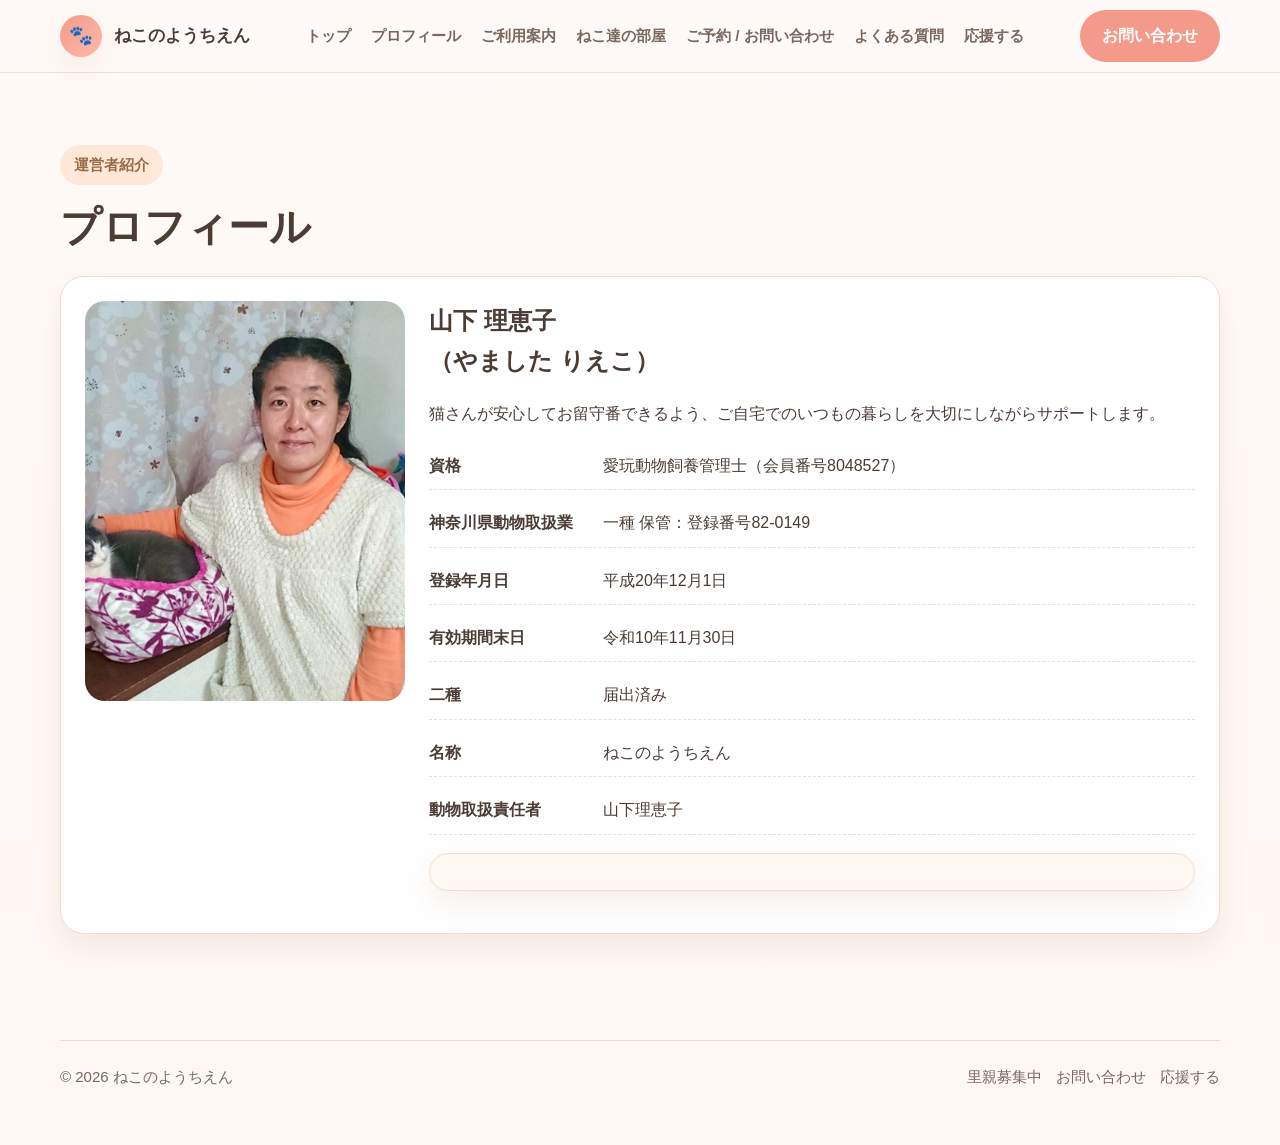
<file: profile.html>
<!DOCTYPE html>
<html lang="ja"><head>
<meta charset="UTF-8" /><meta name="viewport" content="width=device-width, initial-scale=1.0" />
<title>プロフィール｜ねこのようちえん</title>
<link rel="stylesheet" href="styles.css" /></head><body>

<header class="topbar">
  <div class="container nav">
    <a href="index.html" class="brand" aria-label="トップへ">
      <span class="brand-mark">🐾</span>
      <span>ねこのようちえん</span>
    </a>
    <nav class="nav-links" id="mobileMenu">
      <a href="index.html">トップ</a>
      <a href="profile.html">プロフィール</a>
      <a href="guide.html">ご利用案内</a>
      <a href="cats.html">ねこ達の部屋</a>
      <a href="contact.html">ご予約 / お問い合わせ</a>
      <a href="faq.html">よくある質問</a>
      <a href="support.html">応援する</a>
    </nav>
    <div class="nav-actions">
      <a class="btn btn-primary" href="contact.html">お問い合わせ</a>
    <div class="mobile-social" aria-label="SNSリンク">
      <a href="https://www.facebook.com/nekohoiku?ref=embed_page" target="_blank" rel="noopener noreferrer" aria-label="Facebook">
        <img src="images/sns-facebook.png" alt="Facebook" />
      </a>
      <a href="https://www.instagram.com/nekohoiku/" target="_blank" rel="noopener noreferrer" aria-label="Instagram">
        <img src="images/sns-instagram.png" alt="Instagram" />
      </a>
      <a href="https://store.line.me/stickershop/product/32294280/ja" target="_blank" rel="noopener noreferrer" aria-label="LINE">
        <img src="images/sns-line.png" alt="LINE" />
      </a>
    </div>
    </div>
  </div>
  <nav class="mobile-quick-nav" aria-label="主要ページ">
    <button class="menu-toggle" id="menuToggle" aria-label="開閉メニュー">☰</button>
    <a href="cats.html">里親募集中</a>
    <a href="contact.html">お問い合わせ</a>
    <a href="support.html">応援する</a>
  </nav>
</header>

<main class="section">
  <div class="container">
    <div class="page-header">
      <div class="eyebrow">運営者紹介</div>
      <h1 class="section-title">プロフィール</h1>
      <p class="section-desc"></p>
    </div>
    <section class="profile-card">
      <div class="profile-photo">
        <img src="images/hero-home.png" alt="プロフィール写真の差し替え用画像" />
      </div>
      <div>
        <h2 style="margin-top:0;">山下 理恵子<br>（やました りえこ）</h2>
        <p>猫さんが安心してお留守番できるよう、ご自宅でのいつもの暮らしを大切にしながらサポートします。</p>
        <div class="info-list">
          <div class="info-row"><strong>資格</strong><span>愛玩動物飼養管理士（会員番号8048527）</span></div>
          <div class="info-row"><strong>神奈川県動物取扱業</strong><span>一種 保管：登録番号82-0149</span></div>
          <div class="info-row"><strong>登録年月日</strong><span>平成20年12月1日</span></div>
          <div class="info-row"><strong>有効期間末日</strong><span>令和10年11月30日</span></div>
          <div class="info-row"><strong>二種</strong><span>届出済み</span></div>
          <div class="info-row"><strong>名称</strong><span>ねこのようちえん</span></div>
          <div class="info-row"><strong>動物取扱責任者</strong><span>山下理恵子</span></div>
        </div>
        <div class="notice-box">
          
        </div>
      </div>
    </section>
  </div>
</main>

<footer>
  <div class="container footer-wrap">
    <div>© 2026 ねこのようちえん</div>
    <div class="footer-links">
      <a href="cats.html">里親募集中</a>
      <a href="contact.html">お問い合わせ</a>
      <a href="support.html">応援する</a>
    </div>
  </div>
</footer>

<script src="script.js"></script>
</body></html>
</file>
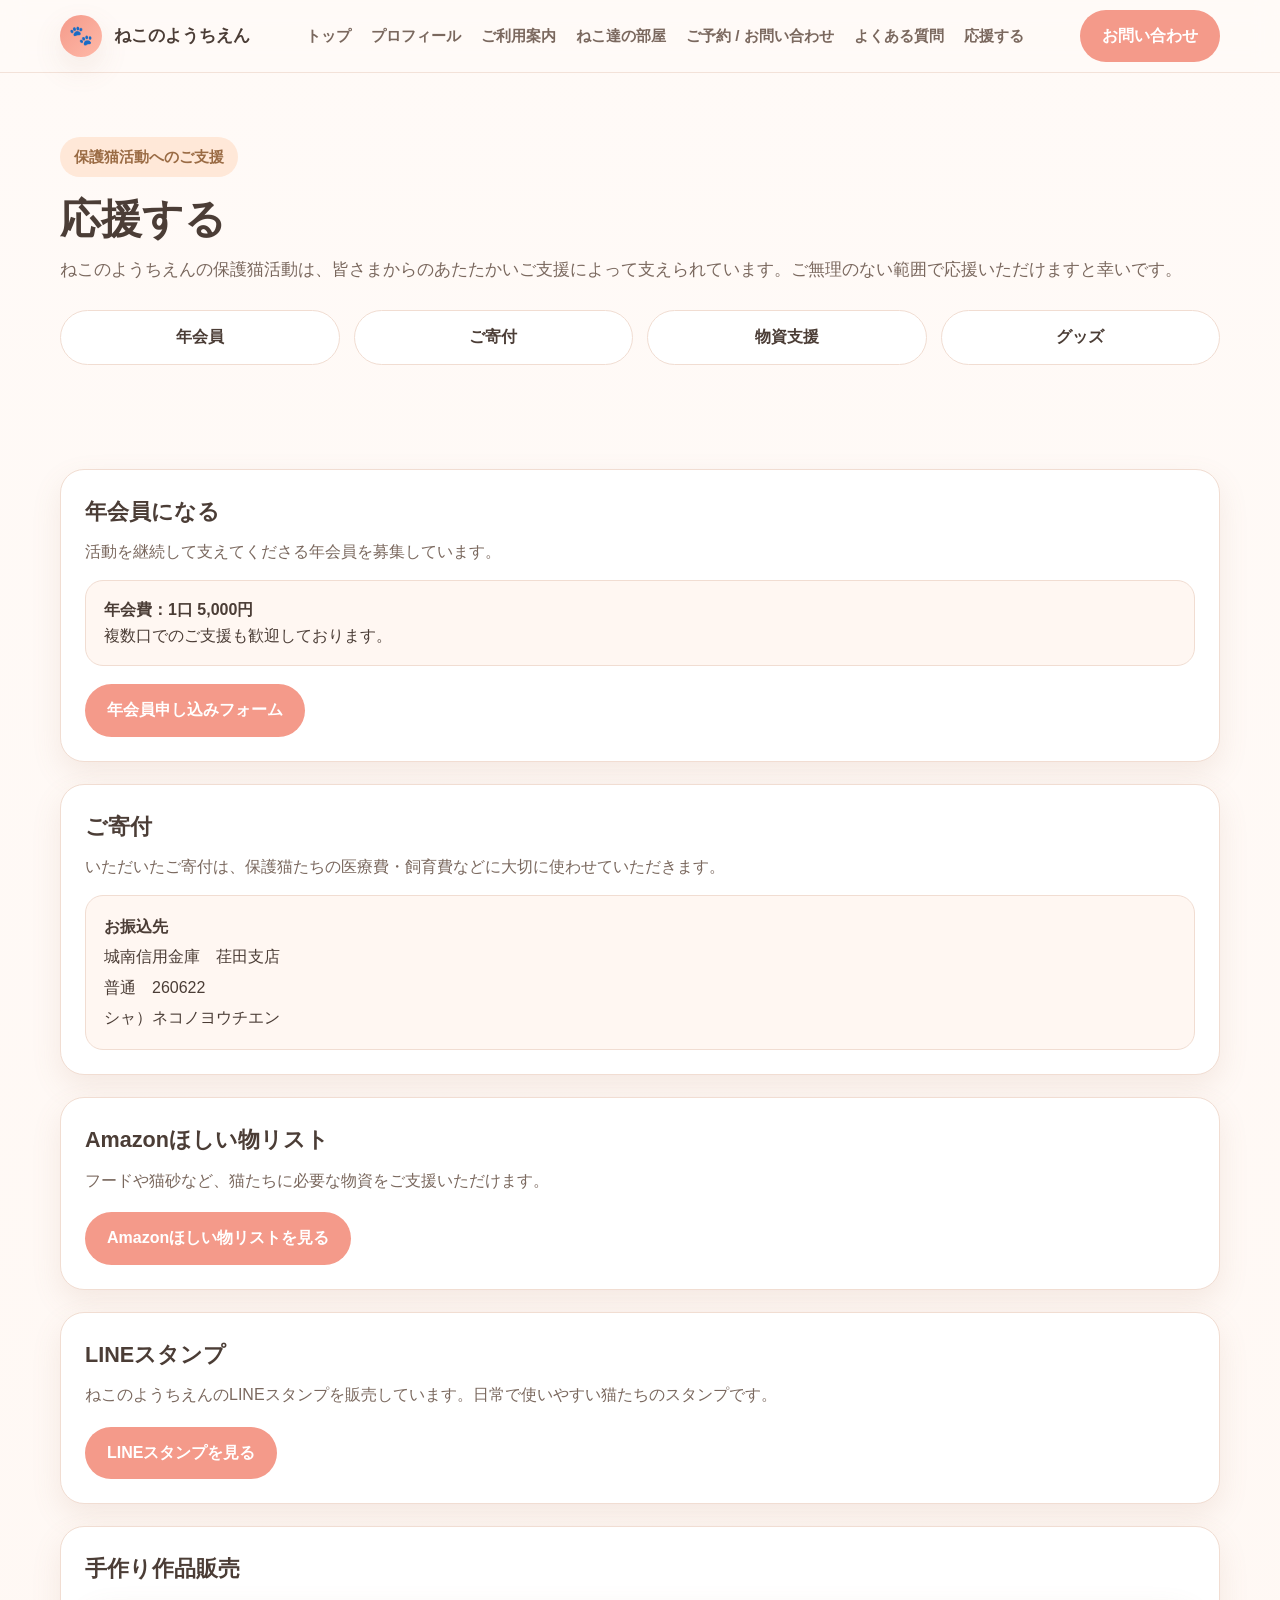
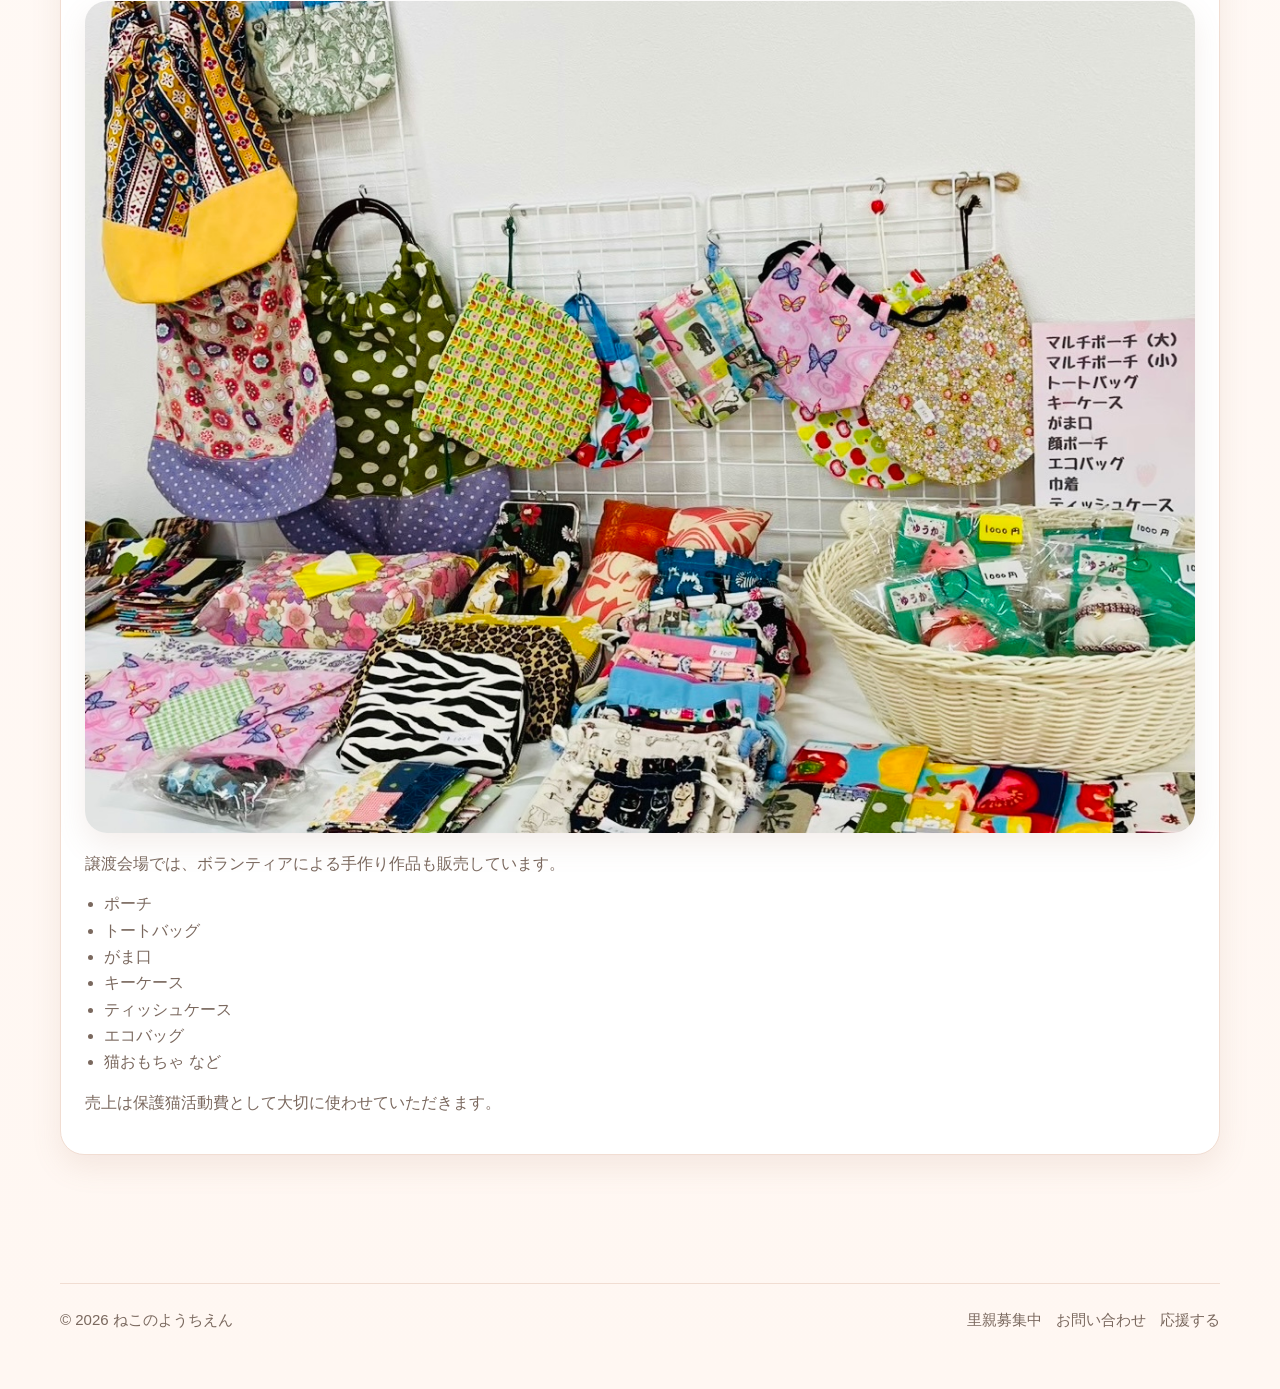
<file: support.html>
<!DOCTYPE html>
<html lang="ja">
<head>
  <meta charset="UTF-8" />
  <meta name="viewport" content="width=device-width, initial-scale=1.0" />
  <title>応援する｜ねこのようちえん</title>
  <meta name="description" content="ねこのようちえんの保護猫活動を応援する方法。年会員、ご寄付、Amazonほしい物リスト、LINEスタンプ、譲渡会場での手作り作品販売について。" />
  <link rel="stylesheet" href="styles.css" />
  <style>
    .support-hero {
      padding: 64px 0 32px;
    }
    .support-lead {
      max-width: none;
      color: var(--text-light);
      font-size: 1.05rem;
      margin: 0;
    }
    .support-links {
      display: grid;
      grid-template-columns: repeat(4, minmax(0, 1fr));
      gap: 14px;
      margin-top: 26px;
    }
    .support-card {
      background: var(--card);
      border: 1px solid var(--line);
      border-radius: 24px;
      box-shadow: var(--shadow);
      padding: 24px;
      margin-bottom: 22px;
    }
    .support-card h2 {
      margin: 0 0 10px;
      font-size: 1.35rem;
    }
    .support-card p {
      color: var(--text-light);
      margin: 0 0 14px;
    }
    .support-note,
    .bank-box {
      background: #fff7f2;
      border: 1px solid var(--line);
      border-radius: 18px;
      padding: 16px 18px;
      margin: 14px 0 0;
    }
    .bank-box {
      line-height: 1.9;
      color: var(--text);
    }
    .support-photo {
      width: 100%;
      border-radius: 22px;
      box-shadow: var(--shadow);
      margin: 14px 0 18px;
    }
    .support-list {
      color: var(--text-light);
      margin: 0 0 14px;
      padding-left: 1.2em;
    }
    @media (max-width: 760px) {
      .support-hero { padding: 44px 0 20px; }
      .support-links { grid-template-columns: repeat(2, minmax(0, 1fr)); }
      .support-card { padding: 20px; }
    }
  </style>
</head>
<body>

<header class="topbar">
  <div class="container nav">
    <a href="index.html" class="brand" aria-label="トップへ">
      <span class="brand-mark">🐾</span>
      <span>ねこのようちえん</span>
    </a>
    <nav class="nav-links" id="mobileMenu">
      <a href="index.html">トップ</a>
      <a href="profile.html">プロフィール</a>
      <a href="guide.html">ご利用案内</a>
      <a href="cats.html">ねこ達の部屋</a>
      <a href="contact.html">ご予約 / お問い合わせ</a>
      <a href="faq.html">よくある質問</a>
      <a href="support.html">応援する</a>
    </nav>
    <div class="nav-actions">
      <a class="btn btn-primary" href="contact.html">お問い合わせ</a>
    <div class="mobile-social" aria-label="SNSリンク">
      <a href="https://www.facebook.com/nekohoiku?ref=embed_page" target="_blank" rel="noopener noreferrer" aria-label="Facebook">
        <img src="images/sns-facebook.png" alt="Facebook" />
      </a>
      <a href="https://www.instagram.com/nekohoiku/" target="_blank" rel="noopener noreferrer" aria-label="Instagram">
        <img src="images/sns-instagram.png" alt="Instagram" />
      </a>
      <a href="https://store.line.me/stickershop/product/32294280/ja" target="_blank" rel="noopener noreferrer" aria-label="LINE">
        <img src="images/sns-line.png" alt="LINE" />
      </a>
    </div>
    </div>
  </div>
  <nav class="mobile-quick-nav" aria-label="主要ページ">
    <button class="menu-toggle" id="menuToggle" aria-label="開閉メニュー">☰</button>
    <a href="cats.html">里親募集中</a>
    <a href="contact.html">お問い合わせ</a>
    <a href="support.html">応援する</a>
  </nav>
</header>

<main>
  <section class="support-hero">
    <div class="container">
      <div class="eyebrow">保護猫活動へのご支援</div>
      <h1 class="section-title">応援する</h1>
      <p class="support-lead">ねこのようちえんの保護猫活動は、皆さまからのあたたかいご支援によって支えられています。ご無理のない範囲で応援いただけますと幸いです。</p>
      <div class="support-links">
        <a class="btn btn-soft" href="#member">年会員</a>
        <a class="btn btn-soft" href="#donation">ご寄付</a>
        <a class="btn btn-soft" href="#amazon">物資支援</a>
        <a class="btn btn-soft" href="#goods">グッズ</a>
      </div>
    </div>
  </section>

  <section class="section">
    <div class="container">
      <div class="support-card" id="member">
        <h2>年会員になる</h2>
        <p>活動を継続して支えてくださる年会員を募集しています。</p>
        <div class="support-note">
          <strong>年会費：1口 5,000円</strong><br />
          複数口でのご支援も歓迎しております。
        </div>
        <div class="page-links">
          <a class="btn btn-primary" href="https://docs.google.com/forms/d/1k1yjy6RDK5_hjieVdKO13AsUA1uMurkFDDYIq_y6yFA/viewform?edit_requested=true" target="_blank" rel="noopener noreferrer">年会員申し込みフォーム</a>
        </div>
      </div>

      <div class="support-card" id="donation">
        <h2>ご寄付</h2>
        <p>いただいたご寄付は、保護猫たちの医療費・飼育費などに大切に使わせていただきます。</p>
        <div class="bank-box">
          <strong>お振込先</strong><br />
          城南信用金庫　荏田支店<br />
          普通　260622<br />
          シャ）ネコノヨウチエン
        </div>
      </div>

      <div class="support-card" id="amazon">
        <h2>Amazonほしい物リスト</h2>
        <p>フードや猫砂など、猫たちに必要な物資をご支援いただけます。</p>
        <div class="page-links">
          <a class="btn btn-primary" href="https://www.amazon.co.jp/hz/wishlist/ls/1OZ5Z9WVKHYBZ/ref=hz_ls_biz_ex?fbclid=PAdGRleASTKnNleHRuA2FlbQIxMQBzcnRjBmFwcF9pZA8xMjQwMjQ1NzQyODc0MTQAAacVFlIuYf8NN0ba_1vvodfwmIo6c5fdCT_Exg_YSOLg6_DZilSUwdci-ZwI4w_aem_GFr_LJn3AVZvz7zyob57Jw&amp;utm_content=link_in_bio&amp;utm_medium=social&amp;utm_source=ig" target="_blank" rel="noopener noreferrer">Amazonほしい物リストを見る</a>
        </div>
      </div>

      <div class="support-card" id="line">
        <h2>LINEスタンプ</h2>
        <p>ねこのようちえんのLINEスタンプを販売しています。日常で使いやすい猫たちのスタンプです。</p>
        <div class="page-links">
          <a class="btn btn-primary" href="https://store.line.me/stickershop/author/5823966/ja" target="_blank" rel="noopener noreferrer">LINEスタンプを見る</a>
        </div>
      </div>

      <div class="support-card" id="goods">
        <h2>手作り作品販売</h2>
        <img class="support-photo" src="images/goods.jpg" alt="譲渡会場で販売している手作り作品" />
        <p>譲渡会場では、ボランティアによる手作り作品も販売しています。</p>
        <ul class="support-list">
          <li>ポーチ</li>
          <li>トートバッグ</li>
          <li>がま口</li>
          <li>キーケース</li>
          <li>ティッシュケース</li>
          <li>エコバッグ</li>
          <li>猫おもちゃ など</li>
        </ul>
        <p>売上は保護猫活動費として大切に使わせていただきます。</p>
      </div>
    </div>
  </section>
</main>

<footer>
  <div class="container footer-wrap">
    <div>© 2026 ねこのようちえん</div>
    <div class="footer-links">
      <a href="cats.html">里親募集中</a>
      <a href="contact.html">お問い合わせ</a>
      <a href="support.html">応援する</a>
    </div>
  </div>
</footer>

<script src="script.js"></script>
</body>
</html>
</file>
<file: styles.css>
:root {
  --bg: #fffaf7;
  --bg-soft: #fff2ea;
  --card: #ffffff;
  --text: #4b3d36;
  --text-light: #7a685e;
  --primary: #f49a8a;
  --primary-dark: #e8816f;
  --accent: #ffd9a8;
  --accent-2: #ffe8d8;
  --line: #f1ddd2;
  --shadow: 0 12px 30px rgba(166, 118, 88, 0.12);
  --radius-lg: 24px;
  --radius-md: 18px;
  --radius-sm: 12px;
  --max: 1160px;
}

* { box-sizing: border-box; }
html { scroll-behavior: smooth; }
body {
  margin: 0;
  font-family: "Segoe UI", "Noto Sans TC", "PingFang TC", "Microsoft JhengHei", sans-serif;
  color: var(--text);
  background: linear-gradient(180deg, #fffaf7 0%, #fff7f2 100%);
  line-height: 1.65;
}

img { max-width: 100%; display: block; }
a { color: inherit; text-decoration: none; }
code {
  background: #fff4ec;
  padding: 2px 8px;
  border-radius: 8px;
  border: 1px solid var(--line);
  font-family: ui-monospace, SFMono-Regular, Menlo, Consolas, monospace;
}
.container { width: min(calc(100% - 32px), var(--max)); margin: 0 auto; }
.section { padding: 72px 0; }

.section-title {
  font-size: clamp(1.8rem, 3.2vw, 2.6rem);
  line-height: 1.2;
  margin: 0 0 12px;
}

.section-desc {
  color: var(--text-light);
  max-width: 760px;
  margin: 0;
}

.topbar {
  position: sticky;
  top: 0;
  z-index: 50;
  backdrop-filter: blur(12px);
  background: rgba(255, 250, 247, 0.88);
  border-bottom: 1px solid rgba(241, 221, 210, 0.8);
}

.nav {
  display: flex;
  align-items: center;
  justify-content: space-between;
  gap: 16px;
  min-height: 72px;
}

.brand {
  display: flex;
  align-items: center;
  gap: 12px;
  font-weight: 800;
  font-size: 1.05rem;
}

.brand-mark {
  width: 42px;
  height: 42px;
  border-radius: 50%;
  display: grid;
  place-items: center;
  background: linear-gradient(135deg, var(--primary), #ffb9a8);
  color: white;
  box-shadow: var(--shadow);
  font-size: 1.2rem;
}

.nav-links {
  display: flex;
  align-items: center;
  gap: 20px;
}

.nav-links a {
  color: var(--text-light);
  font-weight: 600;
  font-size: 0.96rem;
}

.nav-links a:hover { color: var(--primary-dark); }

.nav-actions {
  display: flex;
  align-items: center;
  gap: 12px;
}

.menu-toggle {
  display: none;
  border: 0;
  background: var(--card);
  border-radius: 12px;
  padding: 10px 12px;
  box-shadow: var(--shadow);
  cursor: pointer;
  font-size: 1rem;
}

.btn {
  display: inline-flex;
  align-items: center;
  justify-content: center;
  gap: 8px;
  border: 0;
  border-radius: 999px;
  padding: 13px 22px;
  font-weight: 700;
  cursor: pointer;
  transition: transform 0.18s ease, box-shadow 0.18s ease, background 0.18s ease;
}

.btn:hover {
  transform: translateY(-1px);
  box-shadow: 0 10px 24px rgba(232, 129, 111, 0.2);
}

.btn-primary {
  background: var(--primary);
  color: white;
}

.btn-primary:hover { background: var(--primary-dark); }

.btn-soft {
  background: var(--card);
  color: var(--text);
  border: 1px solid var(--line);
}

.hero { padding: 42px 0 56px; }

.hero-grid {
  display: grid;
  grid-template-columns: 1.05fr 0.95fr;
  gap: 28px;
  align-items: center;
}

.hero-copy { padding: 18px 0; }

.eyebrow {
  display: inline-flex;
  align-items: center;
  gap: 8px;
  background: var(--accent-2);
  color: #9a6b44;
  padding: 8px 14px;
  border-radius: 999px;
  font-size: 0.92rem;
  font-weight: 700;
  margin-bottom: 18px;
}

.hero h1 {
  font-size: clamp(2.2rem, 5vw, 4.3rem);
  line-height: 1.08;
  margin: 0 0 18px;
  letter-spacing: -0.02em;
}

.hero p {
  font-size: 1.05rem;
  color: var(--text-light);
  max-width: 60ch;
  margin: 0 0 24px;
}

.hero-actions {
  display: flex;
  flex-wrap: wrap;
  gap: 12px;
  margin-bottom: 28px;
}

.hero-stats {
  display: grid;
  grid-template-columns: repeat(3, minmax(0, 1fr));
  gap: 14px;
}

.stat {
  background: rgba(255,255,255,0.8);
  border: 1px solid var(--line);
  border-radius: var(--radius-md);
  padding: 18px 16px;
  box-shadow: var(--shadow);
}

.stat strong {
  display: block;
  font-size: 1.35rem;
  margin-bottom: 4px;
}

.stat span {
  color: var(--text-light);
  font-size: 0.95rem;
}

.hero-card {
  position: relative;
  min-height: 520px;
}

.hero-main-photo {
  border-radius: 32px;
  overflow: hidden;
  box-shadow: var(--shadow);
  border: 1px solid rgba(255,255,255,0.7);
  background: var(--card);
}

.hero-main-photo img {
  width: 100%;
  height: 520px;
  object-fit: cover;
}

.floating-note,
.floating-mini {
  position: absolute;
  background: rgba(255,255,255,0.94);
  border: 1px solid var(--line);
  box-shadow: var(--shadow);
  border-radius: 22px;
  padding: 14px;
}

.floating-note {
  left: -18px;
  bottom: 24px;
  width: 220px;
}

.floating-mini {
  right: -18px;
  bottom: 120px;
  width: 220px;
}

.floating-note strong,
.floating-mini strong { display: block; margin-bottom: 4px; }

.floating-note p,
.floating-mini p {
  margin: 0;
  color: var(--text-light);
  font-size: 0.92rem;
  line-height: 1.5;
}

.story-wrap {
  background: linear-gradient(135deg, #fff3ea, #fffaf7);
  border: 1px solid var(--line);
  box-shadow: var(--shadow);
  border-radius: 28px;
  padding: 28px;
  display: grid;
  grid-template-columns: 1fr 1fr;
  gap: 22px;
  align-items: center;
}

/* ===== story-photo 完整顯示，不影響 hero ===== */
.story-photo img {
  width: 100%;
  max-width: 520px;
  height: auto;
  object-fit: contain;
  display: block;
  margin: 0 auto;
  aspect-ratio: auto !important;
}

.story-copy p {
  margin: 0 0 16px;
  color: var(--text-light);
}

.page-header {
  margin-bottom: 24px;
}

.guide-box {
  background: #fff7f2;
  border: 1px solid var(--line);
  box-shadow: var(--shadow);
  border-radius: 24px;
  padding: 22px;
  margin-bottom: 24px;
}

.guide-box h2 {
  margin-top: 0;
  margin-bottom: 10px;
  font-size: 1.2rem;
}

.guide-box ol {
  margin: 0;
  padding-left: 20px;
  color: var(--text-light);
}

.filters {
  display: flex;
  flex-wrap: wrap;
  gap: 10px;
  margin: 16px 0 28px;
}

.filter-btn {
  border: 1px solid var(--line);
  background: #fff;
  color: var(--text);
  border-radius: 999px;
  padding: 10px 16px;
  cursor: pointer;
  font-weight: 700;
}

.filter-btn.active,
.filter-btn:hover {
  background: var(--primary);
  color: #fff;
  border-color: var(--primary);
}

.cat-grid {
  display: grid;
  grid-template-columns: repeat(3, minmax(0, 1fr));
  gap: 22px;
}

.cat-card {
  background: var(--card);
  border: 1px solid var(--line);
  border-radius: 24px;
  overflow: hidden;
  box-shadow: var(--shadow);
  transition: transform 0.18s ease;
}

.cat-card:hover { transform: translateY(-4px); }

.cat-card img {
  width: 100%;
  aspect-ratio: 4 / 3;
  object-fit: cover;
}

.cat-body { padding: 18px; }

.cat-top {
  display: flex;
  justify-content: space-between;
  align-items: start;
  gap: 12px;
  margin-bottom: 10px;
}

.cat-name {
  font-size: 1.25rem;
  margin: 0;
}

.tag {
  white-space: nowrap;
  font-size: 0.82rem;
  font-weight: 700;
  color: #9b6540;
  background: #fff1dd;
  padding: 6px 10px;
  border-radius: 999px;
}

.meta {
  display: flex;
  flex-wrap: wrap;
  gap: 8px;
  margin-bottom: 12px;
}

.meta span {
  font-size: 0.85rem;
  color: var(--text-light);
  background: var(--bg-soft);
  border-radius: 999px;
  padding: 6px 10px;
}

.cat-body p {
  margin: 0 0 16px;
  color: var(--text-light);
  font-size: 0.95rem;
}

.cat-actions {
  display: flex;
  gap: 10px;
  flex-wrap: wrap;
}

.steps {
  display: grid;
  grid-template-columns: repeat(4, minmax(0, 1fr));
  gap: 18px;
  margin-top: 34px;
}

.step {
  background: var(--card);
  border: 1px solid var(--line);
  box-shadow: var(--shadow);
  border-radius: 22px;
  padding: 22px;
}

.step-num {
  width: 42px;
  height: 42px;
  border-radius: 50%;
  display: grid;
  place-items: center;
  background: var(--accent);
  color: #8d603c;
  font-weight: 800;
  margin-bottom: 14px;
}

.step h3 {
  margin: 0 0 8px;
  font-size: 1.05rem;
}

.step p {
  margin: 0;
  color: var(--text-light);
  font-size: 0.94rem;
}

.contact-grid {
  display: grid;
  grid-template-columns: repeat(2, minmax(0, 1fr));
  gap: 18px;
}

.info-card {
  background: var(--card);
  border: 1px solid var(--line);
  box-shadow: var(--shadow);
  border-radius: 22px;
  padding: 22px;
}

.info-card h2 {
  margin-top: 0;
  margin-bottom: 8px;
  font-size: 1.1rem;
}

.info-card p {
  margin: 0;
  color: var(--text-light);
  word-break: break-word;
}

.info-card a {
  color: var(--primary-dark);
  font-weight: 700;
}

footer {
  padding: 34px 0 56px;
  color: var(--text-light);
  font-size: 0.94rem;
}

.footer-wrap {
  display: flex;
  justify-content: space-between;
  gap: 20px;
  align-items: center;
  flex-wrap: wrap;
  border-top: 1px solid var(--line);
  padding-top: 24px;
}

.footer-links {
  display: flex;
  flex-wrap: wrap;
  gap: 14px;
}

@media (max-width: 980px) {
  .hero-grid,
  .story-wrap {
    grid-template-columns: 1fr;
  }

  .cat-grid { grid-template-columns: repeat(2, minmax(0, 1fr)); }
  .steps { grid-template-columns: repeat(2, minmax(0, 1fr)); }
  .contact-grid { grid-template-columns: 1fr 1fr; }
  .hero-card { min-height: auto; }
  .floating-note, .floating-mini { position: static; width: auto; margin-top: 14px; }
  .hero-main-photo img { height: 420px; }
}

@media (max-width: 760px) {
  .menu-toggle { display: inline-flex; }

  .nav-links {
    position: absolute;
    left: 16px;
    right: 16px;
    top: calc(100% + 10px);
    background: rgba(255,255,255,0.98);
    border: 1px solid var(--line);
    border-radius: 20px;
    box-shadow: var(--shadow);
    padding: 14px;
    flex-direction: column;
    align-items: stretch;
    gap: 10px;
    display: none;
  }

  .nav-links.open { display: flex; }
  .nav-actions .btn { display: none; }
  .hero { padding-top: 24px; }
  .hero-stats { grid-template-columns: 1fr; }
  .cat-grid,
  .steps,
  .contact-grid { grid-template-columns: 1fr; }
  .hero-main-photo img { height: 340px; }
  .section { padding: 56px 0; }
}

@media (max-width: 480px) {
  .container { width: min(calc(100% - 20px), var(--max)); }
  .nav { min-height: 64px; }
  .hero h1 { font-size: 2.2rem; }
  .hero p { font-size: 1rem; }
  .btn { width: 100%; }
  .hero-actions { flex-direction: column; }
  .cat-body, .step, .info-card { padding: 16px; }
  .story-wrap, .guide-box { padding: 18px; }
}

.admin-layout {
  display: grid;
  grid-template-columns: minmax(0, 2.2fr) minmax(280px, 0.8fr);
  gap: 22px;
  align-items: start;
}
.admin-panel, .admin-side {
  min-width: 0;
}
.admin-toolbar {
  display: flex;
  flex-wrap: wrap;
  gap: 10px;
  margin-bottom: 14px;
}
.admin-message {
  min-height: 24px;
  margin-bottom: 14px;
  font-weight: 700;
}
.admin-message.ok { color: #8a5a2f; }
.admin-message.error { color: #b33a3a; }
.table-wrap {
  overflow-x: auto;
  background: #fff;
  border: 1px solid var(--line);
  border-radius: 22px;
  box-shadow: var(--shadow);
}
.admin-table {
  width: 100%;
  border-collapse: collapse;
  min-width: 1100px;
}
.admin-table th,
.admin-table td {
  border-bottom: 1px solid var(--line);
  padding: 10px;
  text-align: left;
  vertical-align: top;
}
.admin-table th {
  background: #fff7f2;
  font-size: 0.92rem;
  position: sticky;
  top: 0;
  z-index: 1;
}
.admin-input,
.admin-textarea {
  width: 100%;
  border: 1px solid var(--line);
  border-radius: 12px;
  padding: 10px 12px;
  font: inherit;
  color: var(--text);
  background: #fff;
}
.admin-textarea {
  min-height: 92px;
  resize: vertical;
}
.mini-btn {
  border: 0;
  border-radius: 999px;
  padding: 10px 14px;
  font-weight: 700;
  cursor: pointer;
}
.mini-btn.danger {
  background: #f8d7d7;
  color: #8d3030;
}
.admin-list {
  margin: 0;
  padding-left: 18px;
  color: var(--text-light);
}
.upload-btn {
  position: relative;
  overflow: hidden;
}
.empty-box {
  background: #fff;
  border: 1px solid var(--line);
  border-radius: 18px;
  box-shadow: var(--shadow);
  padding: 18px;
  color: var(--text-light);
}
@media (max-width: 980px) {
  .admin-layout {
    grid-template-columns: 1fr;
  }
}


.notice-box{
  background:#fff7f2;border:1px solid var(--line);border-radius:20px;box-shadow:var(--shadow);padding:18px;margin:18px 0;
}
.price-table{
  width:100%;border-collapse:collapse;background:#fff;border:1px solid var(--line);border-radius:18px;overflow:hidden;box-shadow:var(--shadow);
}
.price-table th,.price-table td{
  padding:14px;border-bottom:1px solid var(--line);text-align:left;vertical-align:top;
}
.price-table th{background:#fff7f2;width:32%;}
.faq-list{display:grid;gap:16px;margin-top:20px;}
.faq-item{background:#fff;border:1px solid var(--line);border-radius:20px;box-shadow:var(--shadow);padding:20px;}
.faq-item h3{margin:0 0 8px;font-size:1.05rem;}
.profile-card{
  display:grid;grid-template-columns:320px 1fr;gap:24px;align-items:start;background:#fff;border:1px solid var(--line);border-radius:24px;box-shadow:var(--shadow);padding:24px;
}
.profile-photo img{width:100%;border-radius:20px;aspect-ratio:4/5;object-fit:cover;}
.info-list{display:grid;gap:10px;margin-top:14px;}
.info-row{display:grid;grid-template-columns:160px 1fr;gap:14px;padding:10px 0;border-bottom:1px dashed var(--line);}
.page-links{display:flex;flex-wrap:wrap;gap:10px;margin-top:18px;}
.home-cats-preview{margin-top:28px;}
.small-note{font-size:.92rem;color:var(--text-light);}
.badge-line{display:flex;flex-wrap:wrap;gap:8px;margin-top:8px;}
.hero-kv{display:grid;grid-template-columns:1.15fr .85fr;gap:28px;align-items:center;}
.cta-grid{display:grid;grid-template-columns:repeat(3,minmax(0,1fr));gap:18px;margin-top:28px;}
.cta-card{background:#fff;border:1px solid var(--line);border-radius:22px;box-shadow:var(--shadow);padding:20px;}
.cta-card h3{margin:0 0 8px;font-size:1.05rem;}
.cta-card p{margin:0 0 14px;color:var(--text-light);}
@media (max-width:980px){
  .profile-card,.hero-kv{grid-template-columns:1fr;}
  .cta-grid{grid-template-columns:1fr;}
}
@media (max-width:760px){
  .info-row{grid-template-columns:1fr;gap:6px;}
}


.social-grid{
  display:grid;
  grid-template-columns:1.05fr 0.95fr;
  gap:22px;
  align-items:start;
}
.social-card{
  background:#fff;
  border:1px solid var(--line);
  border-radius:24px;
  box-shadow:var(--shadow);
  padding:22px;
}
.social-card h3{
  margin:0 0 8px;
  font-size:1.15rem;
}
.social-card p{
  margin:0 0 14px;
  color:var(--text-light);
}
.social-actions{
  display:flex;
  flex-wrap:wrap;
  gap:10px;
  margin-top:14px;
}
.social-embed{
  background:#fffaf7;
  border:1px dashed var(--line);
  border-radius:18px;
  padding:10px;
}
.social-embed iframe{
  width:100%;
  border:0;
  border-radius:14px;
  background:#fff;
}
.social-mini-list{
  display:grid;
  gap:12px;
}
.social-mini{
  background:#fff7f2;
  border:1px solid var(--line);
  border-radius:18px;
  padding:16px;
}
.social-mini strong{
  display:block;
  margin-bottom:6px;
}
.social-mini a{
  color:var(--primary-dark);
  font-weight:700;
}
.social-note{
  margin-top:10px;
  font-size:.9rem;
  color:var(--text-light);
}
@media (max-width:980px){
  .social-grid{
    grid-template-columns:1fr;
  }
}


.stamp-card{
  background: linear-gradient(135deg, #fff4ea, #fffaf7);
  border: 1px solid var(--line);
  border-radius: 24px;
  box-shadow: var(--shadow);
  padding: 22px;
}
.stamp-badge{
  display:inline-flex;
  align-items:center;
  gap:8px;
  background:#e8fff0;
  color:#2e7b4f;
  border-radius:999px;
  padding:7px 12px;
  font-size:.9rem;
  font-weight:700;
  margin-bottom:12px;
}
.stamp-card h3{
  margin:0 0 8px;
  font-size:1.15rem;
}
.stamp-card p{
  margin:0 0 14px;
  color:var(--text-light);
}




/* Home page compact cat gallery */
.home-cats-preview .cat-grid.cat-gallery {
  grid-template-columns: repeat(5, minmax(0, 1fr));
  gap: 12px;
}

.home-cats-preview .cat-tile {
  display: block;
  border-radius: 18px;
  text-align: center;
}

.home-cats-preview .cat-tile img {
  aspect-ratio: 1 / 1;
  object-fit: cover;
}

.home-cats-preview .cat-tile-name {
  padding: 8px 4px 10px;
  font-weight: 800;
  font-size: clamp(0.72rem, 2.6vw, 0.98rem);
  line-height: 1.25;
}

@media (max-width: 760px) {
  .home-cats-preview .container {
    width: min(calc(100% - 16px), var(--max));
  }

  .home-cats-preview .cat-grid.cat-gallery {
    grid-template-columns: repeat(5, minmax(0, 1fr));
    gap: 6px;
  }

  .home-cats-preview .cat-tile {
    border-radius: 12px;
  }

  .home-cats-preview .cat-tile-name {
    padding: 5px 2px 6px;
    font-size: 0.62rem;
    white-space: nowrap;
    overflow: hidden;
    text-overflow: ellipsis;
  }
}


/* Mobile-only header SNS and quick navigation */
.mobile-social,
.mobile-quick-nav {
  display: none;
}

@media (max-width: 760px) {
  .topbar {
    background: rgba(255, 250, 247, 0.96);
  }

  .topbar .container.nav {
    display: grid;
    grid-template-columns: auto minmax(0, 1fr) auto;
    align-items: center;
    column-gap: 10px;
    min-height: 72px;
    position: relative;
  }

  .topbar .brand {
    grid-column: 2;
    justify-self: start;
    min-width: 0;
    gap: 10px;
    font-size: clamp(1.04rem, 5vw, 1.34rem);
    line-height: 1.2;
  }

  .topbar .brand-mark {
    width: 46px;
    height: 46px;
    flex: 0 0 auto;
  }

  .topbar .nav-actions {
    display: contents;
  }

  .topbar .menu-toggle {
    grid-column: 1;
    grid-row: 1;
    display: inline-flex;
    align-items: center;
    justify-content: center;
    width: 48px;
    height: 48px;
    padding: 0;
    border-radius: 16px;
    background: linear-gradient(135deg, var(--primary), #ffb9a8);
    color: #fff;
    box-shadow: 0 10px 24px rgba(232, 129, 111, 0.24);
    font-size: 1.25rem;
    font-weight: 800;
  }

  .topbar .mobile-social {
    grid-column: 3;
    grid-row: 1;
    display: flex;
    align-items: center;
    justify-content: flex-end;
    gap: 7px;
  }

  .topbar .mobile-social a {
    width: 34px;
    height: 34px;
    display: inline-flex;
    align-items: center;
    justify-content: center;
    border-radius: 10px;
    background: #fff;
    border: 1px solid var(--line);
    box-shadow: 0 6px 16px rgba(166, 118, 88, 0.13);
    overflow: hidden;
    flex: 0 0 34px;
  }

  .topbar .mobile-social img {
    width: 26px !important;
    height: 26px !important;
    max-width: 26px !important;
    max-height: 26px !important;
    object-fit: contain;
    display: block;
  }

  .topbar .nav-links {
    top: calc(100% + 58px);
  }

  .mobile-quick-nav {
    display: grid;
    grid-template-columns: repeat(3, minmax(0, 1fr));
    gap: 8px;
    width: min(calc(100% - 20px), var(--max));
    margin: 0 auto 10px;
    padding-top: 0;
  }

  .mobile-quick-nav a {
    display: inline-flex;
    align-items: center;
    justify-content: center;
    min-height: 42px;
    padding: 8px 6px;
    border-radius: 999px;
    background: #fff;
    color: var(--text);
    border: 1px solid var(--line);
    box-shadow: 0 8px 18px rgba(166, 118, 88, 0.10);
    font-weight: 800;
    font-size: clamp(0.82rem, 3.5vw, 0.98rem);
    line-height: 1.15;
    white-space: nowrap;
    letter-spacing: 0.01em;
  }

  .mobile-quick-nav a:hover,
  .mobile-quick-nav a:active {
    background: var(--bg-soft);
    color: var(--primary-dark);
  }
}

@media (max-width: 380px) {
  .topbar .brand {
    font-size: 1rem;
    gap: 7px;
  }
  .topbar .brand-mark {
    width: 40px;
    height: 40px;
  }
  .topbar .menu-toggle {
    width: 42px;
    height: 42px;
  }
  .topbar .mobile-social {
    gap: 5px;
  }
  .topbar .mobile-social a {
    width: 30px;
    height: 30px;
    flex-basis: 30px;
  }
  .topbar .mobile-social img {
    width: 23px !important;
    height: 23px !important;
    max-width: 23px !important;
    max-height: 23px !important;
  }
}
/* End mobile-only header SNS and quick navigation */


/* Final mobile header adjustment: put menu button with fixed quick links */
@media (max-width: 760px) {
  .topbar .container.nav {
    grid-template-columns: minmax(0, 1fr) auto;
    min-height: 66px;
    column-gap: 8px;
  }

  .topbar .brand {
    grid-column: 1;
    font-size: clamp(1.02rem, 4.3vw, 1.14rem);
    gap: 8px;
    white-space: nowrap;
  }

  .topbar .brand-mark {
    width: 42px;
    height: 42px;
  }

  .topbar .mobile-social {
    grid-column: 2;
  }

  .topbar .menu-toggle {
    grid-column: auto;
    grid-row: auto;
    width: 46px;
    height: 46px;
    border-radius: 16px;
    flex: 0 0 46px;
  }

  .mobile-quick-nav {
    grid-template-columns: 54px repeat(3, minmax(0, 1fr));
    align-items: center;
    gap: 7px;
    margin-bottom: 10px;
  }

  .mobile-quick-nav .menu-toggle {
    display: inline-flex;
    align-items: center;
    justify-content: center;
    justify-self: stretch;
    width: 100%;
    height: 46px;
    padding: 0;
    border: 0;
    border-radius: 16px;
    background: linear-gradient(135deg, var(--primary), #ffb9a8);
    color: #fff;
    box-shadow: 0 10px 24px rgba(232, 129, 111, 0.24);
    font-size: 1.18rem;
    font-weight: 800;
  }

  .topbar .nav-links {
    top: calc(100% + 58px);
  }

  .mobile-quick-nav a {
    min-height: 46px;
    font-size: clamp(0.78rem, 3.25vw, 0.94rem);
  }
}

@media (max-width: 380px) {
  .topbar .brand {
    font-size: 0.98rem;
    gap: 6px;
  }

  .topbar .brand-mark {
    width: 38px;
    height: 38px;
  }

  .mobile-quick-nav {
    grid-template-columns: 48px repeat(3, minmax(0, 1fr));
    gap: 5px;
  }

  .mobile-quick-nav .menu-toggle {
    height: 42px;
    border-radius: 14px;
  }

  .mobile-quick-nav a {
    min-height: 42px;
    padding-inline: 4px;
  }
}

/* Mobile quick navigation final adjustment: keep hamburger + three buttons on one horizontal row */
@media (max-width: 760px) {
  .mobile-quick-nav {
    display: flex !important;
    align-items: center;
    gap: 6px;
    width: min(calc(100% - 20px), var(--max));
    margin: 0 auto 10px;
    padding: 0 0 2px;
    overflow-x: auto;
    overflow-y: hidden;
    flex-wrap: nowrap;
    -webkit-overflow-scrolling: touch;
    scrollbar-width: none;
  }

  .mobile-quick-nav::-webkit-scrollbar {
    display: none;
  }

  .mobile-quick-nav .menu-toggle {
    flex: 0 0 46px;
    width: 46px;
    height: 44px;
    border-radius: 15px;
  }

  .mobile-quick-nav a {
    flex: 1 0 98px;
    min-width: 98px;
    min-height: 44px;
    padding: 7px 8px;
    font-size: clamp(0.78rem, 3.25vw, 0.9rem);
    line-height: 1;
    white-space: nowrap;
  }

  .topbar .nav-links {
    top: calc(100% + 56px);
  }
}

@media (max-width: 380px) {
  .mobile-quick-nav {
    gap: 5px;
    width: min(calc(100% - 16px), var(--max));
  }

  .mobile-quick-nav .menu-toggle {
    flex-basis: 42px;
    width: 42px;
    height: 41px;
    border-radius: 14px;
  }

  .mobile-quick-nav a {
    flex-basis: 92px;
    min-width: 92px;
    min-height: 41px;
    padding: 6px 7px;
    font-size: 0.78rem;
  }
}
</file>
